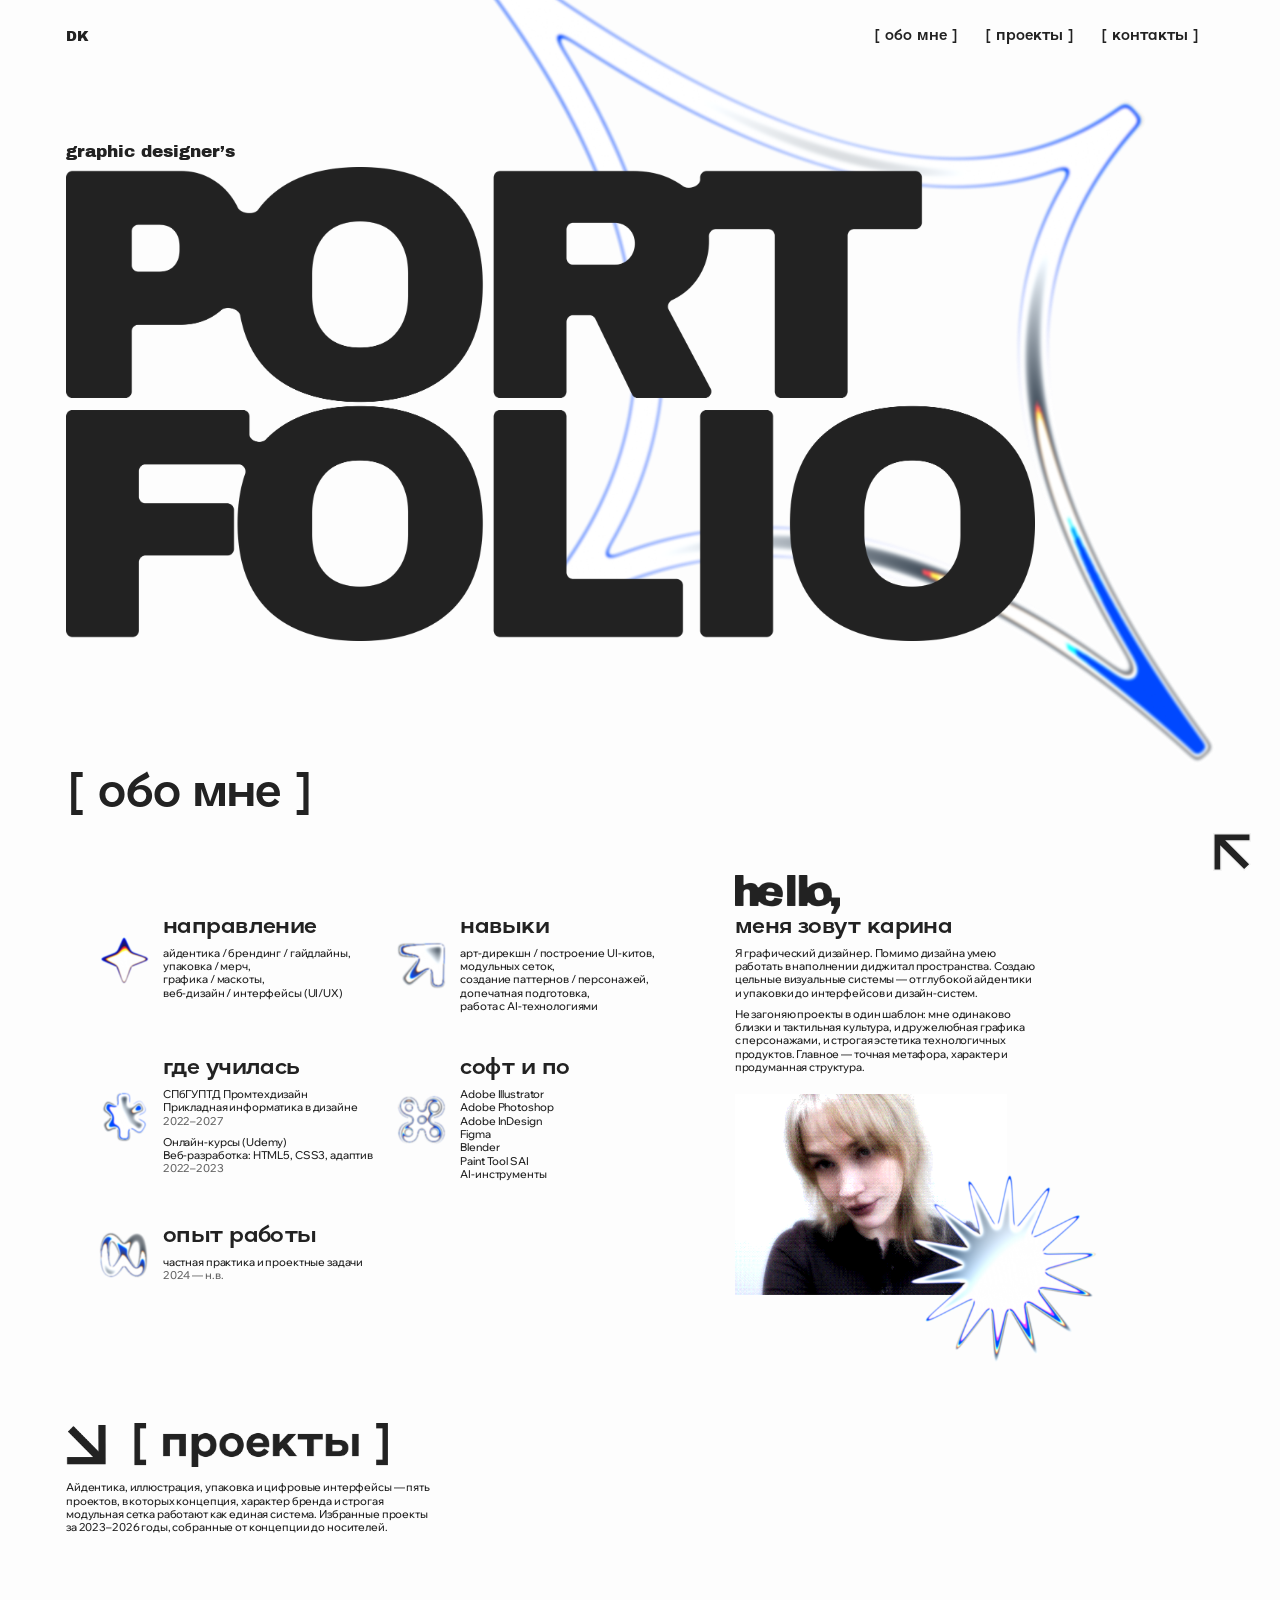
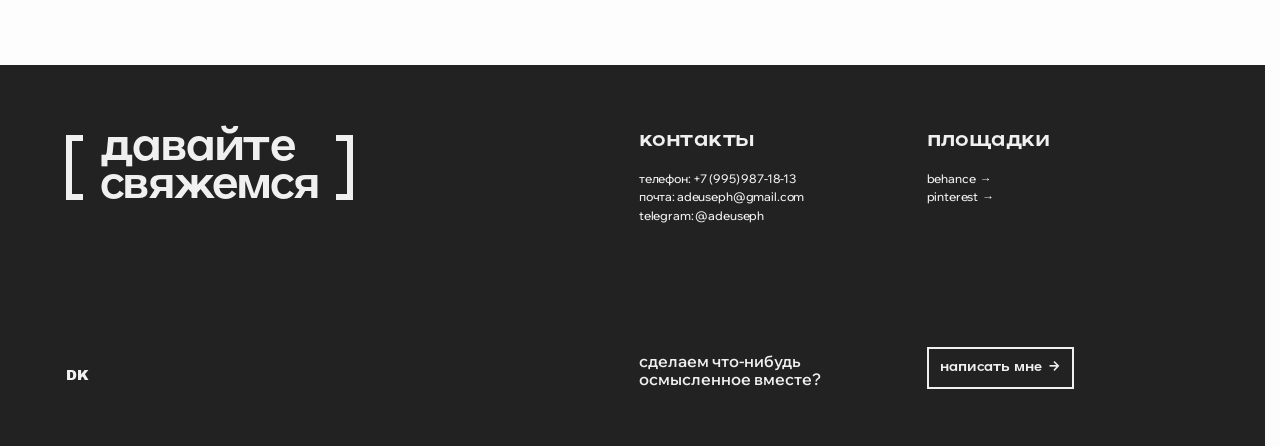
<file: index.html>
<!doctype html>
<html lang="ru">
<head>
  <meta charset="utf-8">
  <meta name="viewport" content="width=device-width, initial-scale=1">
  <meta name="description" content="DK // Графический дизайн и визуальные системы">
  <meta name="theme-color" content="#fdfdfd">
  <title>DK // Портфолио</title>
  <link rel="icon" type="image/png" sizes="61x61" href="./assets/project-index/arrow.png">
  <link rel="stylesheet" href="./styles.css">
  <script type="module" src="./portfolio.js"></script>
</head>
<body id="top">
  <header class="site-header layout">
    <span class="monogram" aria-label="DK">DK</span>
    <nav class="site-nav" aria-label="Навигация по главной">
      <a class="brackets" href="#about">обо&nbsp;мне</a>
      <a class="brackets" href="#projects">проекты</a>
      <a class="brackets" href="#contacts">контакты</a>
    </nav>
  </header>

  <main class="layout">
    <section class="hero" aria-labelledby="page-title">
      <img class="hero-art" src="./assets/hero-star.webp" width="1979" height="2100" alt="">
      <p class="hero-caption" lang="en">graphic designer’s</p>
      <h1 class="wordmark" id="page-title" lang="en">
        <span class="visually-hidden">Portfolio</span>
        <img class="wordmark-image" src="./assets/portfolio.webp" width="2600" height="1271" alt="" fetchpriority="high">
        <canvas aria-hidden="true"></canvas>
      </h1>
    </section>

    <section class="about" id="about" aria-labelledby="about-title">
      <h2 class="section-title brackets" id="about-title">обо&nbsp;мне</h2>
      <div class="about-grid">
        <div class="credentials">
          <section class="credential">
            <img class="credential-icon" src="./assets/direction.webp" width="160" height="160" alt="">
            <div>
              <h3>направление</h3>
              <p>айдентика / брендинг / гайдлайны,<br>упаковка / мерч,<br>графика / маскоты,<br>веб-дизайн / интерфейсы (UI/UX)</p>
            </div>
          </section>
          <section class="credential">
            <img class="credential-icon" src="./assets/skills.webp" width="160" height="151" alt="">
            <div>
              <h3>навыки</h3>
              <p>арт-дирекшн / построение UI-китов, модульных сеток,<br>создание паттернов / персонажей,<br>допечатная подготовка,<br>работа с&nbsp;AI-технологиями</p>
            </div>
          </section>
          <section class="credential">
            <img class="credential-icon" src="./assets/education.webp" width="151" height="160" alt="">
            <div>
              <h3>где училась</h3>
              <p>СПбГУПТД Промтехдизайн<br>Прикладная информатика в&nbsp;дизайне<br><span class="dates">2022–2027</span></p>
              <p>Онлайн-курсы (Udemy)<br>Веб-разработка: HTML5, CSS3, адаптив<br><span class="dates">2022–2023</span></p>
            </div>
          </section>
          <section class="credential">
            <img class="credential-icon" src="./assets/software.webp" width="159" height="160" alt="">
            <div>
              <h3>софт и по</h3>
              <ul role="list">
                <li>Adobe Illustrator</li>
                <li>Adobe Photoshop</li>
                <li>Adobe InDesign</li>
                <li>Figma</li>
                <li>Blender</li>
                <li>Paint Tool SAI</li>
                <li>AI-инструменты</li>
              </ul>
            </div>
          </section>
          <section class="credential">
            <img class="credential-icon" src="./assets/experience.webp" width="160" height="153" alt="">
            <div>
              <h3>опыт работы</h3>
              <p>частная практика и проектные задачи<br><span class="dates">2024 — н.в.</span></p>
            </div>
          </section>
        </div>

        <section class="profile" aria-labelledby="profile-title">
          <h3 id="profile-title"><img class="hello" lang="en" src="./assets/hello.webp" width="320" height="118" alt="hello,">меня зовут карина</h3>
          <div class="profile-copy">
            <p>Я графический дизайнер. Помимо дизайна умею работать в&nbsp;наполнении диджитал пространства. Создаю цельные визуальные системы — от&nbsp;глубокой айдентики и упаковки до&nbsp;интерфейсов и дизайн-систем.</p>
            <p>Не загоняю проекты в&nbsp;один шаблон: мне одинаково близки и тактильная культура, и дружелюбная графика с&nbsp;персонажами, и строгая эстетика технологичных продуктов. Главное — точная метафора, характер и продуманная структура.</p>
          </div>
          <figure class="profile-visual">
            <img class="portrait" src="./assets/portrait.webp" width="840" height="621" alt="Портрет Карины">
            <img class="portrait-mark" src="./assets/portrait-star.webp" width="556" height="560" alt="">
          </figure>
        </section>
      </div>
    </section>

    <section class="projects" id="projects" aria-labelledby="projects-title">
      <h2 id="projects-title" class="section-title">
        <a href="./projects/" class="projects-link">
          <img class="projects-label" src="./assets/projects.webp" width="960" height="129" alt="проекты">
        </a>
      </h2>
      <p>Айдентика, иллюстрация, упаковка и цифровые интерфейсы — пять проектов, в&nbsp;которых концепция, характер бренда и строгая модульная сетка работают как единая система. Избранные проекты за&nbsp;2023–2026 годы, собранные от&nbsp;концепции до&nbsp;носителей.</p>
    </section>
  </main>

  <footer class="site-footer" id="contacts" aria-labelledby="contacts-title">
    <div class="footer-grid layout">
      <h2 class="section-title footer-title brackets" id="contacts-title"><span>давайте<br>свяжемся</span></h2>
      <section class="footer-contacts" aria-labelledby="contact-links-title">
        <h3 id="contact-links-title">контакты</h3>
        <address>
          <a href="tel:+79959871813">телефон: +7 (995) 987-18-13</a>
          <a href="mailto:adeuseph@gmail.com">почта: adeuseph@gmail.com</a>
          <a href="https://t.me/adeuseph">telegram: @adeuseph</a>
        </address>
      </section>
      <section class="footer-socials" aria-labelledby="socials-title">
        <h3 id="socials-title">площадки</h3>
        <ul role="list">
          <li><a data-social="behance" href="https://www.behance.net/adeuseph">behance <span aria-hidden="true">→</span></a></li>
          <li><a data-social="pinterest" href="https://pin.it/48J7CVBKO">pinterest <span aria-hidden="true">→</span></a></li>
        </ul>
      </section>
      <a class="monogram footer-monogram" href="#top" aria-label="DK, наверх">DK</a>
      <p class="footer-invite">сделаем что-нибудь<br>осмысленное вместе?</p>
      <a class="contact-button" href="mailto:adeuseph@gmail.com" data-contact-open><span>написать мне <span aria-hidden="true">→</span></span></a>
    </div>
  </footer>

  <a class="back-to-top" href="#top" aria-label="Наверх" title="Наверх"></a>

  <dialog class="contact-dialog" id="contact-dialog" aria-labelledby="dialog-title">
    <form method="dialog" class="dialog-dismiss">
      <button type="submit" aria-label="Закрыть форму" autofocus>×</button>
    </form>
    <h2 class="section-title brackets" id="dialog-title">напишите мне</h2>
    <p>Оставьте почту или другой контакт, чтобы я могла ответить.</p>
    <form class="contact-form">
      <label>Имя <input type="text" name="name" autocomplete="name" maxlength="100"></label>
      <label>Почта или другой контакт <input type="text" name="contact" required pattern=".*\S.*" maxlength="150" placeholder="Email, Telegram или телефон"></label>
      <label>Сообщение <textarea name="message" rows="3" maxlength="1500"></textarea></label>
      <button type="submit" class="form-submit brackets">открыть письмо</button>
      <p class="form-note">Форма составит письмо для&nbsp;отправки через&nbsp;вашу почту.</p>
    </form>
  </dialog>
</body>
</html>
</file>
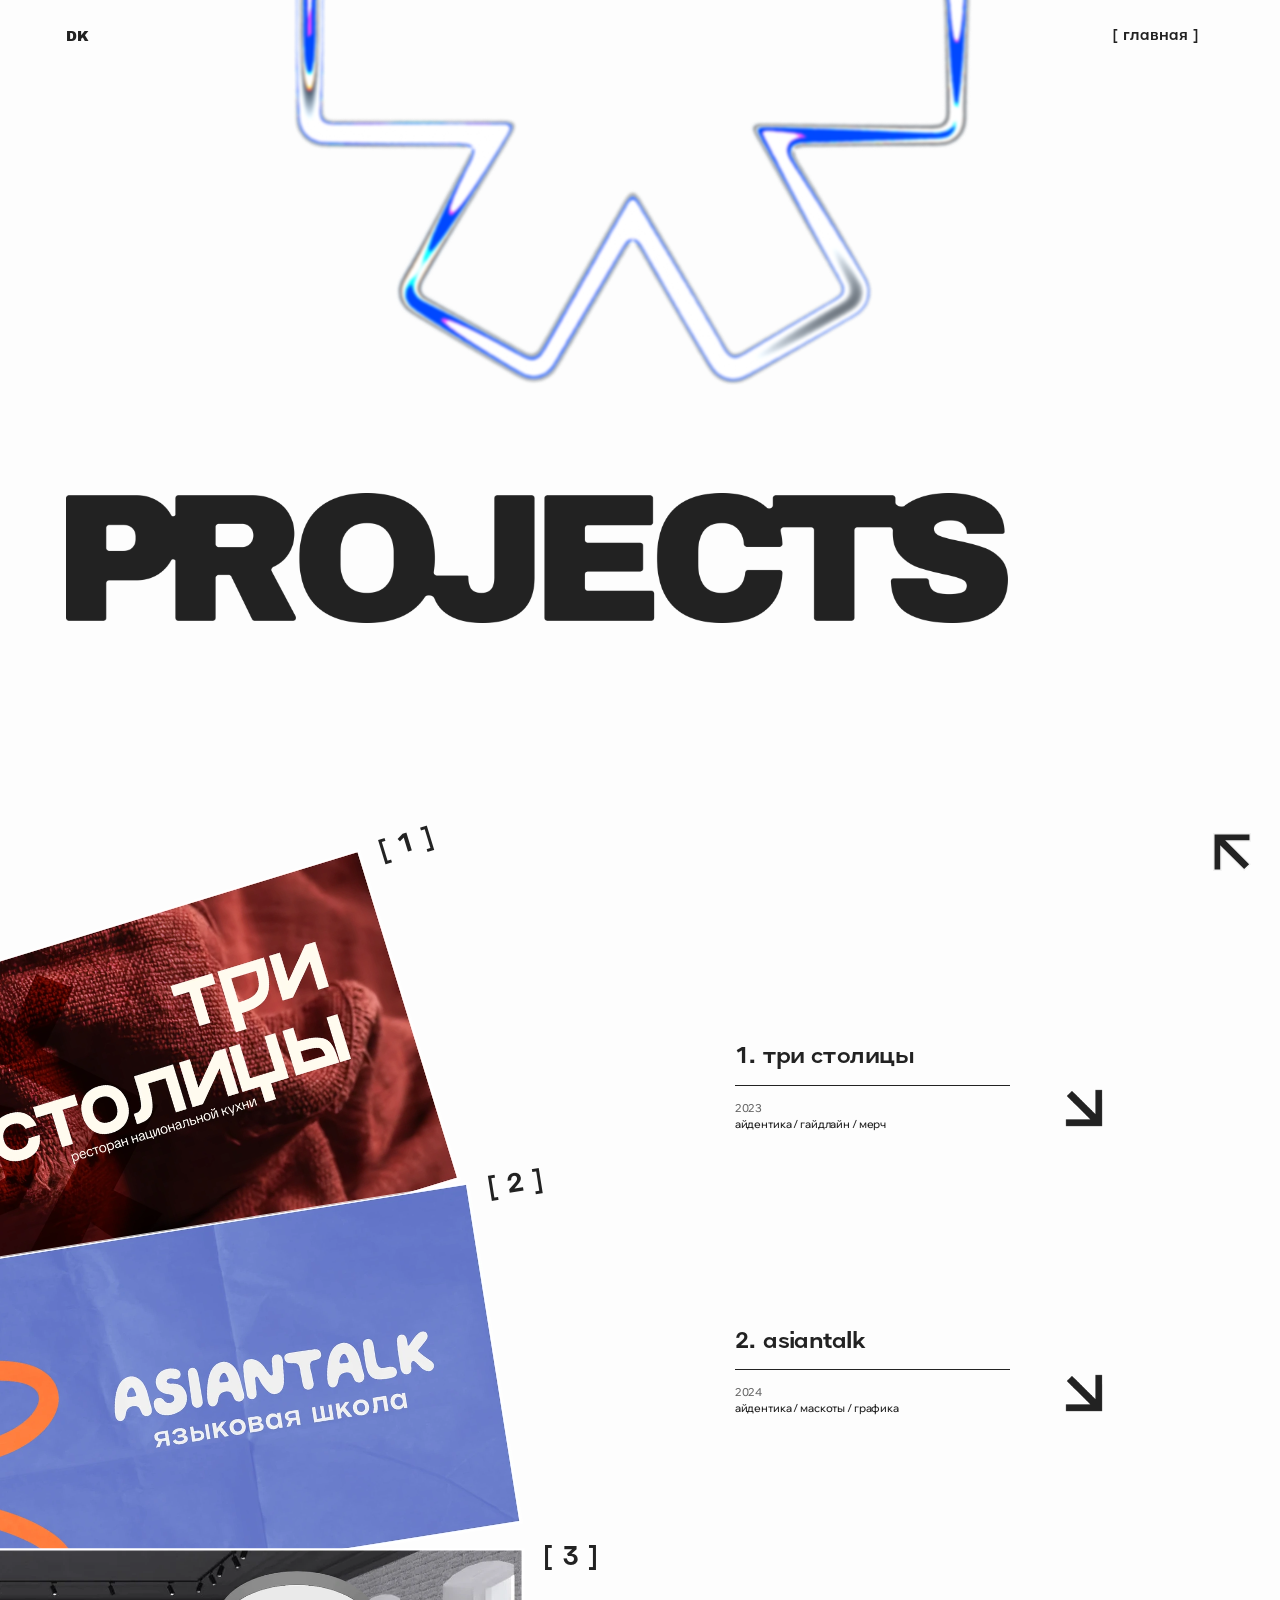
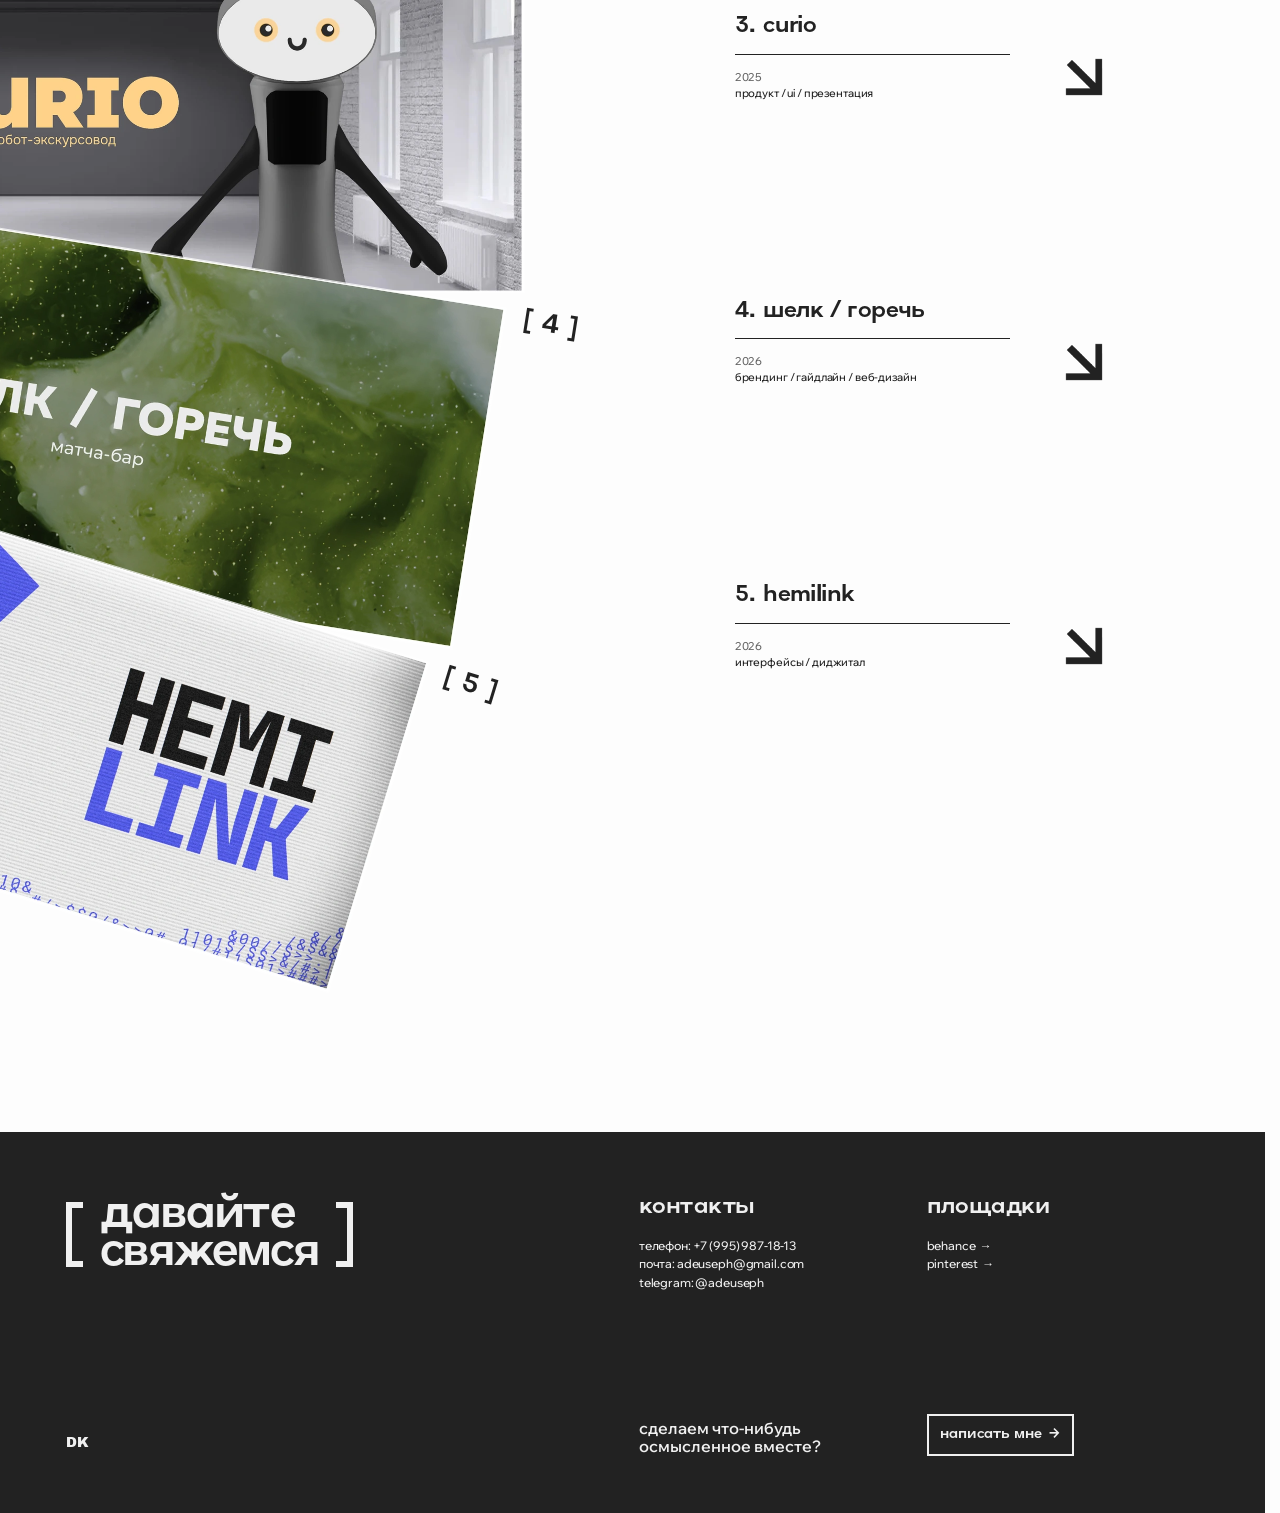
<file: projects/index.html>
<!doctype html>
<html lang="ru">
<head>
  <meta charset="utf-8">
  <meta name="viewport" content="width=device-width, initial-scale=1">
  <meta name="description" content="Проекты с айдентикой, брендингом, графикой и цифровыми интерфейсами. Самые лучшие!">
  <meta name="theme-color" content="#fdfdfd">
  <title>DK // Проекты</title>
  <link rel="icon" type="image/png" sizes="61x61" href="../assets/project-index/arrow.png">
  <link rel="stylesheet" href="../styles.css">
  <link rel="stylesheet" href="../projects.css">
  <script type="module" src="../projects.js"></script>
</head>
<body id="top">
  <header class="site-header layout">
    <span class="monogram" aria-label="DK">DK</span>
    <nav class="site-nav" aria-label="Навигация">
      <a class="brackets" href="../">главная</a>
    </nav>
  </header>

  <main class="layout project-index">
    <header class="project-hero">
      <img class="project-hero-art" src="../assets/project-index/emblem.webp" width="1860" height="1057" alt="">
      <h1 class="project-wordmark" lang="en"><img src="../assets/project-index/wordmark.webp" width="2800" height="386" alt="Projects"></h1>
    </header>

    <ol class="project-showcase" aria-label="Избранные проекты" role="list">
      <li class="project-entry">
        <a class="project-link" href="./three-capitals/" data-project="three-capitals" aria-labelledby="three-capitals-title" aria-describedby="three-capitals-summary">
          <span class="project-fan-window" aria-hidden="true">
            <span class="project-card">
              <img class="project-cover" src="../assets/project-index/three-capitals.webp" width="1800" height="658" alt="">
              <span class="project-number">[ 1 ]</span>
            </span>
          </span>
          <div class="project-summary">
            <h2 id="three-capitals-title" class="project-name">1. три столицы</h2>
            <span class="project-details" id="three-capitals-summary">
              <span class="project-year">2023</span>
              <span class="project-field">айдентика / гайдлайн / мерч</span>
            </span>
          </div>
          <span class="project-direction" aria-hidden="true"></span>
        </a>
      </li>
      <li class="project-entry">
        <a class="project-link" href="./asiantalk/" data-project="asiantalk" aria-labelledby="asiantalk-title" aria-describedby="asiantalk-summary">
          <span class="project-fan-window" aria-hidden="true">
            <span class="project-card">
              <img class="project-cover" src="../assets/project-index/asiantalk.webp" width="1800" height="658" alt="">
              <span class="project-number">[ 2 ]</span>
            </span>
          </span>
          <div class="project-summary">
            <h2 id="asiantalk-title" class="project-name">2. asiantalk</h2>
            <span class="project-details" id="asiantalk-summary">
              <span class="project-year">2024</span>
              <span class="project-field">айдентика / маскоты / графика</span>
            </span>
          </div>
          <span class="project-direction" aria-hidden="true"></span>
        </a>
      </li>
      <li class="project-entry">
        <a class="project-link" href="./curio/" data-project="curio" aria-labelledby="curio-title" aria-describedby="curio-summary">
          <span class="project-fan-window" aria-hidden="true">
            <span class="project-card">
              <img class="project-cover" src="../assets/project-index/curio.webp" width="1800" height="658" alt="">
              <span class="project-number">[ 3 ]</span>
            </span>
          </span>
          <div class="project-summary">
            <h2 id="curio-title" class="project-name">3. curio</h2>
            <span class="project-details" id="curio-summary">
              <span class="project-year">2025</span>
              <span class="project-field">продукт / ui / презентация</span>
            </span>
          </div>
          <span class="project-direction" aria-hidden="true"></span>
        </a>
      </li>
      <li class="project-entry">
        <a class="project-link" href="./silk-bitterness/" data-project="silk-bitterness" aria-labelledby="silk-bitterness-title" aria-describedby="silk-bitterness-summary">
          <span class="project-fan-window" aria-hidden="true">
            <span class="project-card">
              <img class="project-cover" src="../assets/project-index/silk-bitterness.webp" width="1800" height="658" alt="">
              <span class="project-number">[ 4 ]</span>
            </span>
          </span>
          <div class="project-summary">
            <h2 id="silk-bitterness-title" class="project-name">4. шелк / горечь</h2>
            <span class="project-details" id="silk-bitterness-summary">
              <span class="project-year">2026</span>
              <span class="project-field">брендинг / гайдлайн / веб-дизайн</span>
            </span>
          </div>
          <span class="project-direction" aria-hidden="true"></span>
        </a>
      </li>
      <li class="project-entry">
        <a class="project-link" href="./hemilink/" data-project="hemilink" aria-labelledby="hemilink-title" aria-describedby="hemilink-summary">
          <span class="project-fan-window" aria-hidden="true">
            <span class="project-card">
              <img class="project-cover" src="../assets/project-index/hemilink.webp" width="1800" height="658" alt="">
              <span class="project-number">[ 5 ]</span>
            </span>
          </span>
          <div class="project-summary">
            <h2 id="hemilink-title" class="project-name">5. hemilink</h2>
            <span class="project-details" id="hemilink-summary">
              <span class="project-year">2026</span>
              <span class="project-field">интерфейсы / диджитал</span>
            </span>
          </div>
          <span class="project-direction" aria-hidden="true"></span>
        </a>
      </li>
    </ol>
  </main>

  <footer class="site-footer" id="contacts" aria-labelledby="contacts-title">
    <div class="footer-grid layout">
      <h2 class="section-title footer-title brackets" id="contacts-title"><span>давайте<br>свяжемся</span></h2>
      <section class="footer-contacts" aria-labelledby="contact-links-title">
        <h3 id="contact-links-title">контакты</h3>
        <address>
          <a href="tel:+79959871813">телефон: +7 (995) 987-18-13</a>
          <a href="mailto:adeuseph@gmail.com">почта: adeuseph@gmail.com</a>
          <a href="https://t.me/adeuseph">telegram: @adeuseph</a>
        </address>
      </section>
      <section class="footer-socials" aria-labelledby="socials-title">
        <h3 id="socials-title">площадки</h3>
        <ul role="list">
          <li><a data-social="behance" href="https://www.behance.net/adeuseph">behance <span aria-hidden="true">→</span></a></li>
          <li><a data-social="pinterest" href="https://pin.it/48J7CVBKO">pinterest <span aria-hidden="true">→</span></a></li>
        </ul>
      </section>
      <a class="monogram footer-monogram" href="#top" aria-label="DK, наверх">DK</a>
      <p class="footer-invite">сделаем что-нибудь<br>осмысленное вместе?</p>
      <a class="contact-button" href="mailto:adeuseph@gmail.com" data-contact-open><span>написать мне <span aria-hidden="true">→</span></span></a>
    </div>
  </footer>

  <a class="back-to-top" href="#top" aria-label="Наверх" title="Наверх"></a>

  <dialog class="contact-dialog" id="contact-dialog" aria-labelledby="dialog-title">
    <form method="dialog" class="dialog-dismiss">
      <button type="submit" aria-label="Закрыть форму" autofocus>×</button>
    </form>
    <h2 class="section-title brackets" id="dialog-title">напишите мне</h2>
    <p>Оставьте почту или другой контакт, чтобы я могла ответить.</p>
    <form class="contact-form">
      <label>Имя <input type="text" name="name" autocomplete="name" maxlength="100"></label>
      <label>Почта или другой контакт <input type="text" name="contact" required pattern=".*\S.*" maxlength="150" placeholder="Email, Telegram или телефон"></label>
      <label>Сообщение <textarea name="message" rows="3" maxlength="1500"></textarea></label>
      <button type="submit" class="form-submit brackets">открыть письмо</button>
      <p class="form-note">Форма составит письмо для&nbsp;отправки через&nbsp;вашу почту.</p>
    </form>
  </dialog>

  <dialog class="contact-dialog project-preview" id="project-preview" aria-labelledby="project-preview-title">
    <form method="dialog" class="dialog-dismiss">
      <button type="submit" aria-label="Закрыть окно">×</button>
    </form>
    <h2 class="section-title" id="project-preview-title">Проект</h2>
    <p class="project-preview-details"></p>
    <p class="form-note">Страница проекта готовится.</p>
  </dialog>
</body>
</html>
</file>
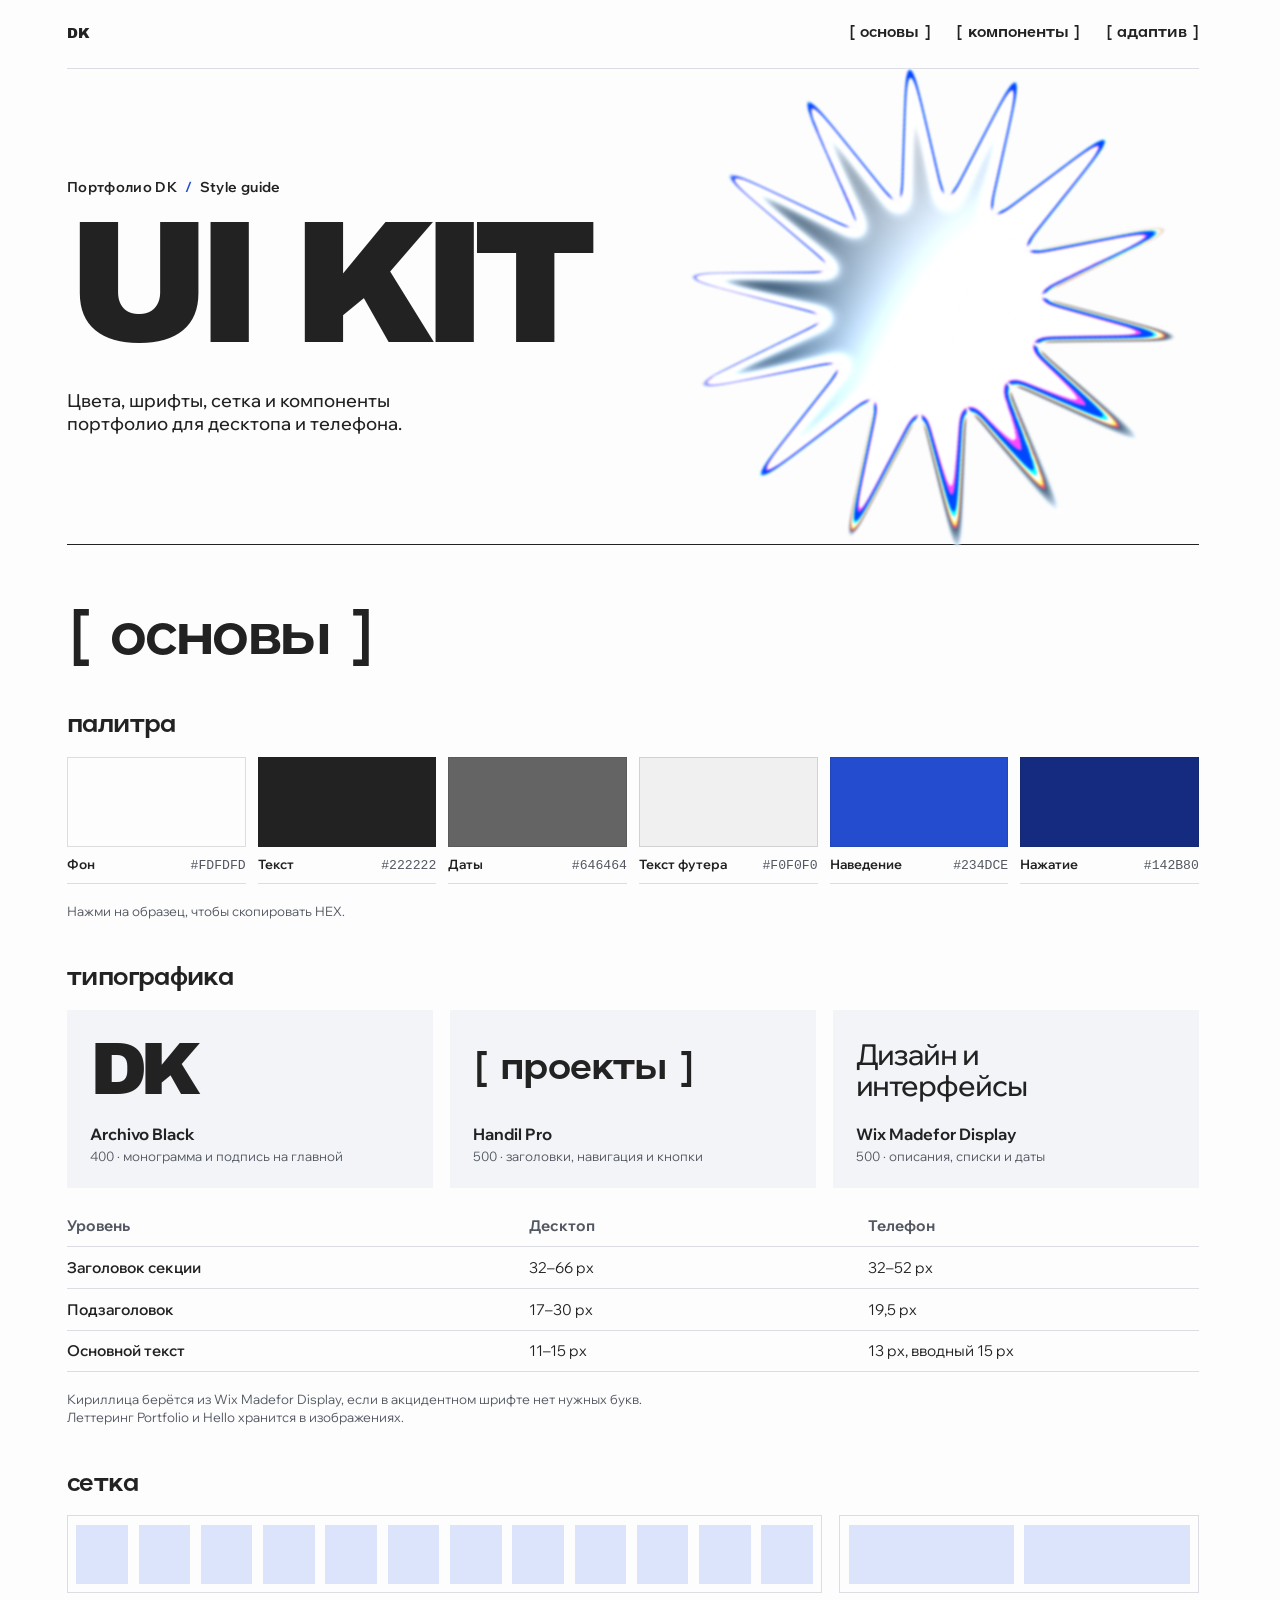
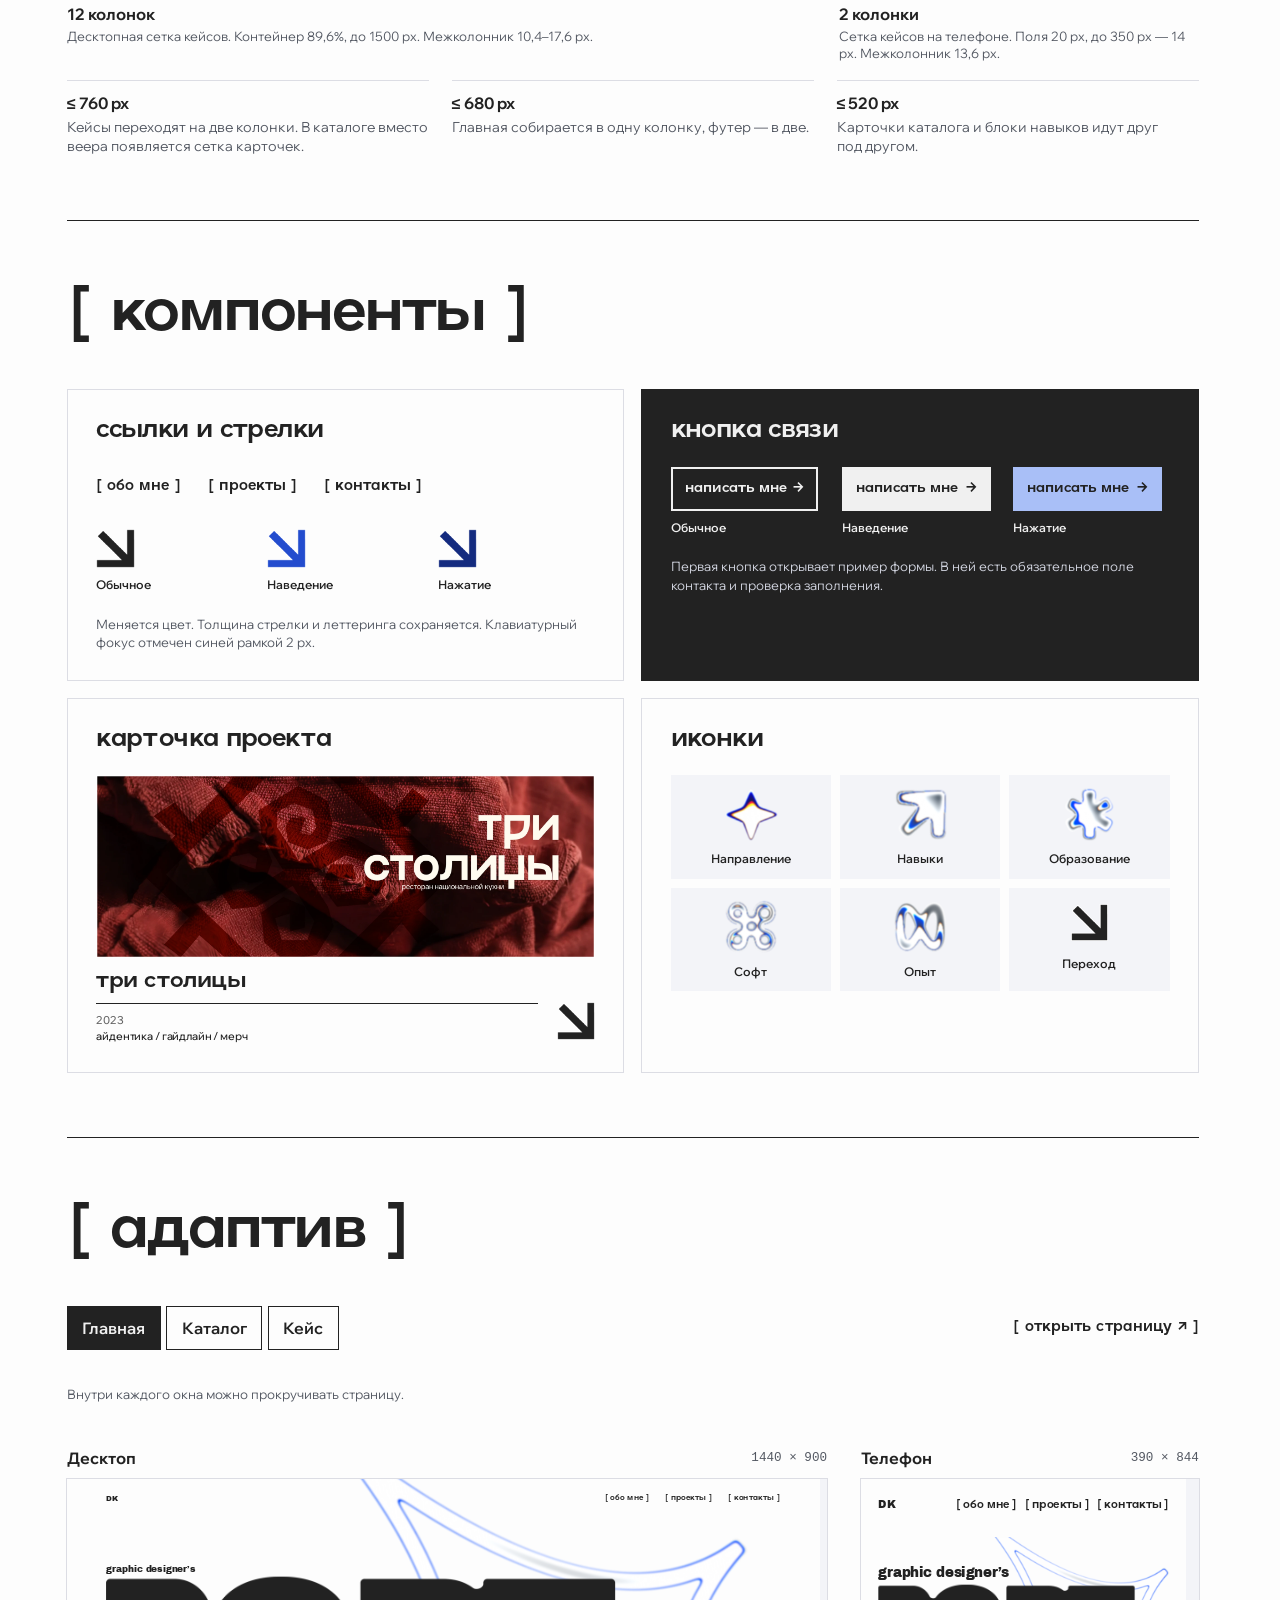
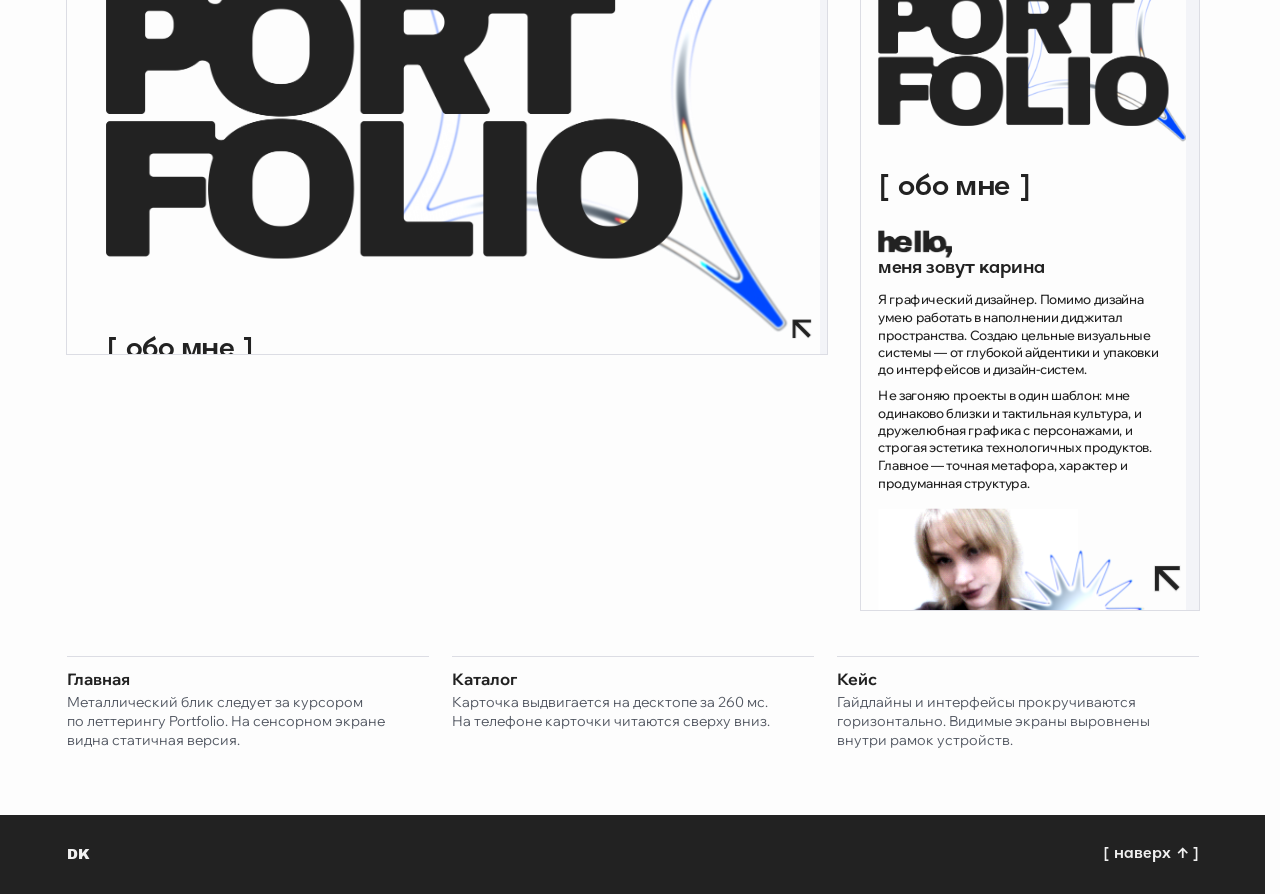
<file: style-guide/index.html>
<!doctype html>
<html lang="ru">
<head>
  <meta charset="utf-8">
  <meta name="viewport" content="width=device-width, initial-scale=1">
  <meta name="description" content="UI-кит портфолио DK. Цвета, типографика, сетка и компоненты для десктопа и мобильных экранов.">
  <meta name="theme-color" content="#fdfdfd">
  <title>UI-кит — Портфолио DK</title>
  <link rel="icon" type="image/png" sizes="61x61" href="../assets/project-index/arrow.png">
  <link rel="stylesheet" href="../styles.css">
  <link rel="stylesheet" href="../cases.css">
  <link rel="stylesheet" href="../projects.css">
  <link rel="stylesheet" href="./style-guide.css">
  <script type="module" src="./style-guide.js"></script>
</head>
<body id="top">
  <header class="kit-header kit-shell">
    <a href="../" class="monogram" aria-label="DK, главная портфолио">DK</a>
    <nav aria-label="Содержание style guide">
      <a class="brackets" href="#foundations">основы</a>
      <a class="brackets" href="#components">компоненты</a>
      <a class="brackets" href="#responsive">адаптив</a>
    </nav>
  </header>

  <main class="kit-shell">
    <header class="kit-hero">
      <p class="kit-kicker">Портфолио DK <span aria-hidden="true">/</span> Style guide</p>
      <h1 lang="en">UI KIT</h1>
      <img class="kit-hero-art" src="../assets/portrait-star.webp" width="556" height="560" alt="">
      <p class="kit-intro">Цвета, шрифты, сетка и компоненты портфолио для&nbsp;десктопа и телефона.</p>
    </header>

    <section class="kit-section" id="foundations" aria-labelledby="foundations-title">
      <h2 class="section-title brackets" id="foundations-title">основы</h2>

      <div class="kit-block">
        <h3 class="case-subheading">палитра</h3>
        <ul class="kit-palette" role="list">
          <li><button type="button" class="kit-swatch" data-color="#FDFDFD" aria-label="Скопировать цвет фона #FDFDFD"><span class="kit-swatch-color" style="--swatch:var(--paper)"></span><span class="kit-swatch-name">Фон <code>#FDFDFD</code></span></button></li>
          <li><button type="button" class="kit-swatch" data-color="#222222" aria-label="Скопировать цвет текста #222222"><span class="kit-swatch-color" style="--swatch:var(--ink)"></span><span class="kit-swatch-name">Текст <code>#222222</code></span></button></li>
          <li><button type="button" class="kit-swatch" data-color="#646464" aria-label="Скопировать цвет дат #646464"><span class="kit-swatch-color" style="--swatch:#646464"></span><span class="kit-swatch-name">Даты <code>#646464</code></span></button></li>
          <li><button type="button" class="kit-swatch" data-color="#F0F0F0" aria-label="Скопировать цвет текста футера #F0F0F0"><span class="kit-swatch-color" style="--swatch:#f0f0f0"></span><span class="kit-swatch-name">Текст футера <code>#F0F0F0</code></span></button></li>
          <li><button type="button" class="kit-swatch" data-color="#234DCE" aria-label="Скопировать цвет наведения и фокуса #234DCE"><span class="kit-swatch-color" style="--swatch:var(--blue)"></span><span class="kit-swatch-name">Наведение <code>#234DCE</code></span></button></li>
          <li><button type="button" class="kit-swatch" data-color="#142B80" aria-label="Скопировать цвет нажатия #142B80"><span class="kit-swatch-color" style="--swatch:var(--blue-pressed)"></span><span class="kit-swatch-name">Нажатие <code>#142B80</code></span></button></li>
        </ul>
        <p class="kit-copy-status" data-copy-status role="status">Нажми на образец, чтобы скопировать HEX.</p>
      </div>

      <div class="kit-block">
        <h3 class="case-subheading">типографика</h3>
        <div class="kit-type-grid">
          <figure class="kit-type-card">
            <p class="kit-type-sample kit-type-archivo" lang="en">DK</p>
            <figcaption><strong lang="en">Archivo Black</strong><span>400 · монограмма и подпись на главной</span></figcaption>
          </figure>
          <figure class="kit-type-card">
            <p class="kit-type-sample kit-type-handil brackets">проекты</p>
            <figcaption><strong lang="en">Handil Pro</strong><span>500 · заголовки, навигация и кнопки</span></figcaption>
          </figure>
          <figure class="kit-type-card">
            <p class="kit-type-sample kit-type-wix">Дизайн и интерфейсы</p>
            <figcaption><strong lang="en">Wix Madefor Display</strong><span>500 · описания, списки и даты</span></figcaption>
          </figure>
        </div>
        <table class="kit-type-table">
          <thead><tr><th scope="col">Уровень</th><th scope="col">Десктоп</th><th scope="col">Телефон</th></tr></thead>
          <tbody>
            <tr><th scope="row">Заголовок секции</th><td>32–66 px</td><td>32–52 px</td></tr>
            <tr><th scope="row">Подзаголовок</th><td>17–30 px</td><td>19,5 px</td></tr>
            <tr><th scope="row">Основной текст</th><td>11–15 px</td><td>13 px, вводный 15 px</td></tr>
          </tbody>
        </table>
        <p class="kit-note">Кириллица берётся из&nbsp;Wix Madefor Display, если в&nbsp;акцидентном шрифте нет нужных букв. Леттеринг Portfolio и Hello хранится в&nbsp;изображениях.</p>
      </div>

      <div class="kit-block">
        <h3 class="case-subheading">сетка</h3>
        <div class="kit-grid-samples">
          <figure>
            <div class="kit-column-diagram kit-column-desktop" aria-hidden="true">
              <span></span><span></span><span></span><span></span>
              <span></span><span></span><span></span><span></span>
              <span></span><span></span><span></span><span></span>
            </div>
            <figcaption><strong>12 колонок</strong><span>Десктопная сетка кейсов. Контейнер 89,6%, до&nbsp;1500 px. Межколонник 10,4–17,6 px.</span></figcaption>
          </figure>
          <figure>
            <div class="kit-column-diagram kit-column-mobile" aria-hidden="true"><span></span><span></span></div>
            <figcaption><strong>2 колонки</strong><span>Сетка кейсов на&nbsp;телефоне. Поля 20 px, до&nbsp;350 px — 14 px. Межколонник 13,6 px.</span></figcaption>
          </figure>
        </div>
        <dl class="kit-breakpoints">
          <div><dt>≤ 760 px</dt><dd>Кейсы переходят на&nbsp;две колонки. В&nbsp;каталоге вместо веера появляется сетка карточек.</dd></div>
          <div><dt>≤ 680 px</dt><dd>Главная собирается в&nbsp;одну колонку, футер — в&nbsp;две.</dd></div>
          <div><dt>≤ 520 px</dt><dd>Карточки каталога и&nbsp;блоки навыков идут друг под&nbsp;другом.</dd></div>
        </dl>
      </div>
    </section>

    <section class="kit-section" id="components" aria-labelledby="components-title">
      <h2 class="section-title brackets" id="components-title">компоненты</h2>

      <div class="kit-component-grid kit-block">
        <article class="kit-panel">
          <h3 class="case-subheading">ссылки и стрелки</h3>
          <nav class="site-nav kit-sample-nav" aria-label="Образец навигации портфолио">
            <a class="brackets" href="../#about">обо&nbsp;мне</a>
            <a class="brackets" href="../#projects">проекты</a>
            <a class="brackets" href="../#contacts">контакты</a>
          </nav>
          <ul class="kit-states kit-link-states" role="list">
            <li class="kit-state"><img src="../assets/project-index/arrow.png" width="61" height="61" alt=""><span>Обычное</span></li>
            <li class="kit-state kit-state-hover"><img src="../assets/project-index/arrow.png" width="61" height="61" alt=""><span>Наведение</span></li>
            <li class="kit-state kit-state-active"><img src="../assets/project-index/arrow.png" width="61" height="61" alt=""><span>Нажатие</span></li>
          </ul>
          <p class="kit-note">Меняется цвет. Толщина стрелки и&nbsp;леттеринга сохраняется. Клавиатурный фокус отмечен синей рамкой 2 px.</p>
        </article>

        <article class="kit-panel kit-panel-dark">
          <h3 class="case-subheading">кнопка связи</h3>
          <ul class="kit-states kit-contact-states" role="list">
            <li class="kit-state"><button class="contact-button kit-contact-trigger" type="button" data-kit-open-form aria-haspopup="dialog"><span>написать мне <span aria-hidden="true">→</span></span></button><span>Обычное</span></li>
            <li class="kit-state kit-state-hover"><span class="contact-button">написать мне&nbsp; →</span><span>Наведение</span></li>
            <li class="kit-state kit-state-active"><span class="contact-button">написать мне&nbsp; →</span><span>Нажатие</span></li>
          </ul>
          <p class="kit-note">Первая кнопка открывает пример формы. В&nbsp;ней есть обязательное поле контакта и&nbsp;проверка заполнения.</p>
        </article>

        <article class="kit-panel">
          <h3 class="case-subheading">карточка проекта</h3>
          <a class="project-link kit-project-card" href="../projects/three-capitals/">
            <img class="kit-project-image" src="../assets/project-index/three-capitals.webp" width="1800" height="658" alt="" loading="lazy">
            <div class="project-summary">
              <p class="project-name">три столицы</p>
              <p class="project-details"><span class="project-year">2023</span><span>айдентика / гайдлайн / мерч</span></p>
            </div>
            <span class="project-direction" aria-hidden="true"></span>
          </a>
        </article>

        <article class="kit-panel">
          <h3 class="case-subheading">иконки</h3>
          <ul class="kit-icons" role="list">
            <li><img src="../assets/direction.webp" width="160" height="160" alt="" loading="lazy"><span>Направление</span></li>
            <li><img src="../assets/skills.webp" width="160" height="151" alt="" loading="lazy"><span>Навыки</span></li>
            <li><img src="../assets/education.webp" width="151" height="160" alt="" loading="lazy"><span>Образование</span></li>
            <li><img src="../assets/software.webp" width="159" height="160" alt="" loading="lazy"><span>Софт</span></li>
            <li><img src="../assets/experience.webp" width="160" height="153" alt="" loading="lazy"><span>Опыт</span></li>
            <li><img src="../assets/project-index/arrow.png" width="61" height="61" alt="" loading="lazy"><span>Переход</span></li>
          </ul>
        </article>
      </div>
    </section>

    <section class="kit-section" id="responsive" aria-labelledby="responsive-title">
      <h2 class="section-title brackets" id="responsive-title">адаптив</h2>
      <div class="kit-view-controls">
        <div class="kit-view-options" role="group" aria-label="Страница для сравнения">
          <button type="button" data-preview="../" aria-pressed="true">Главная</button>
          <button type="button" data-preview="../projects/" aria-pressed="false">Каталог</button>
          <button type="button" data-preview="../projects/silk-bitterness/" aria-pressed="false">Кейс</button>
        </div>
        <a class="kit-preview-link brackets" data-open-preview href="../">открыть страницу <span aria-hidden="true">↗</span></a>
      </div>
      <p class="kit-note kit-preview-note">Внутри каждого окна можно прокручивать страницу.</p>
      <div class="kit-previews">
        <figure>
          <figcaption><strong>Десктоп</strong><span>1440 × 900</span></figcaption>
          <div class="kit-viewport kit-viewport-desktop">
            <iframe src="../" title="Главная портфолио на десктопе" width="1440" height="900" loading="lazy"></iframe>
          </div>
        </figure>
        <figure>
          <figcaption><strong>Телефон</strong><span>390 × 844</span></figcaption>
          <div class="kit-viewport kit-viewport-mobile">
            <iframe src="../" title="Главная портфолио на телефоне" width="390" height="844" loading="lazy"></iframe>
          </div>
        </figure>
      </div>
      <dl class="kit-behaviors">
        <div><dt>Главная</dt><dd>Металлический блик следует за&nbsp;курсором по&nbsp;леттерингу Portfolio. На&nbsp;сенсорном экране видна статичная версия.</dd></div>
        <div><dt>Каталог</dt><dd>Карточка выдвигается на&nbsp;десктопе за&nbsp;260 мс. На&nbsp;телефоне карточки читаются сверху вниз.</dd></div>
        <div><dt>Кейс</dt><dd>Гайдлайны и&nbsp;интерфейсы прокручиваются горизонтально. Видимые экраны выровнены внутри рамок устройств.</dd></div>
      </dl>
      <noscript><p class="kit-note">Сравнить страницы можно через&nbsp;ссылки в&nbsp;каталоге портфолио.</p></noscript>
    </section>
  </main>

  <footer class="kit-footer">
    <div class="kit-shell">
      <a href="../" class="monogram" aria-label="DK, главная портфолио">DK</a>
      <a class="brackets" href="#top">наверх <span aria-hidden="true">↑</span></a>
    </div>
  </footer>

  <dialog class="contact-dialog" id="kit-contact-example" aria-labelledby="kit-form-title">
    <form method="dialog" class="dialog-dismiss">
      <button type="submit" aria-label="Закрыть форму" autofocus>×</button>
    </form>
    <h2 class="section-title brackets" id="kit-form-title">напишите мне</h2>
    <p>Пример формы связи.</p>
    <form class="contact-form" data-kit-form>
      <label>Имя <input type="text" name="name" autocomplete="off" maxlength="100"></label>
      <label>Почта или другой контакт <input type="text" name="contact" required pattern=".*\S.*" maxlength="150" placeholder="Email, Telegram или телефон"></label>
      <label>Сообщение <textarea name="message" rows="3" maxlength="1500"></textarea></label>
      <button type="submit" class="form-submit brackets">проверить форму</button>
      <p class="form-note" data-kit-form-status role="status">Пример проверяет заполнение прямо на&nbsp;странице.</p>
    </form>
  </dialog>
</body>
</html>
</file>
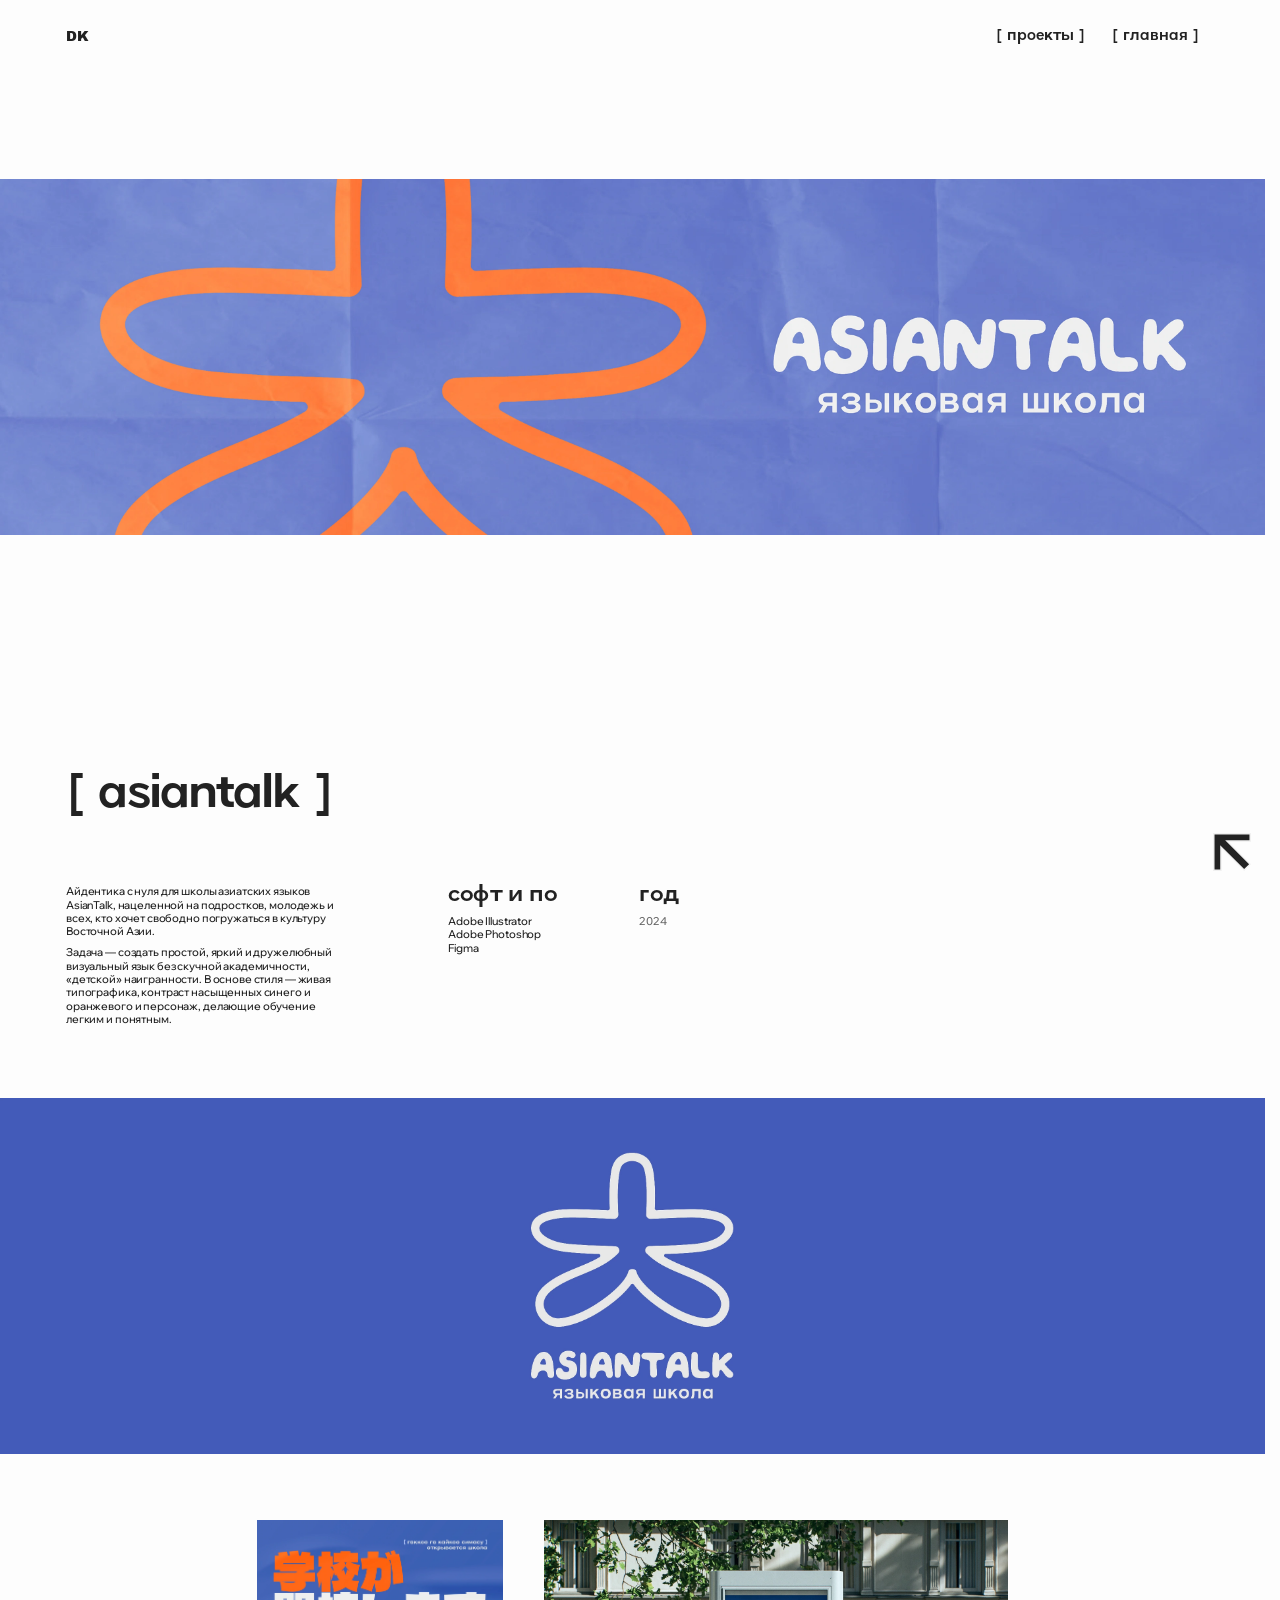
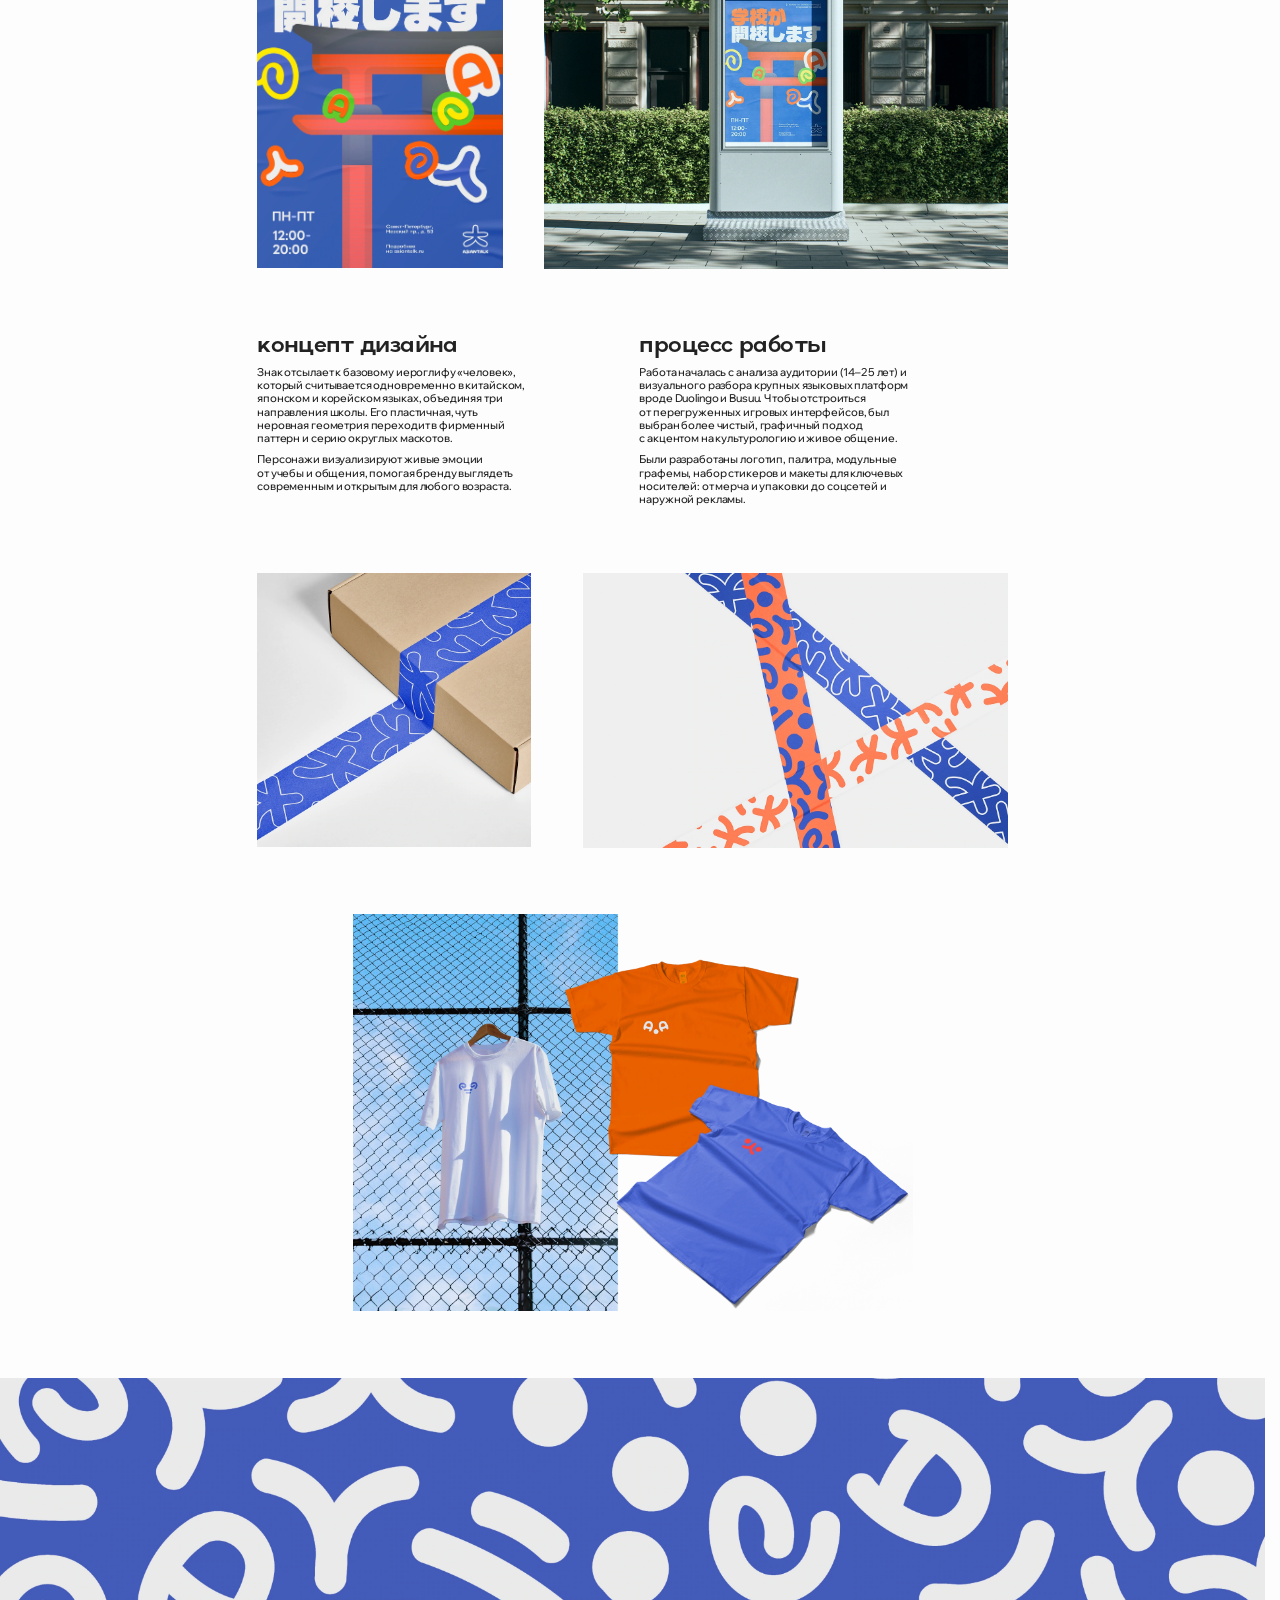
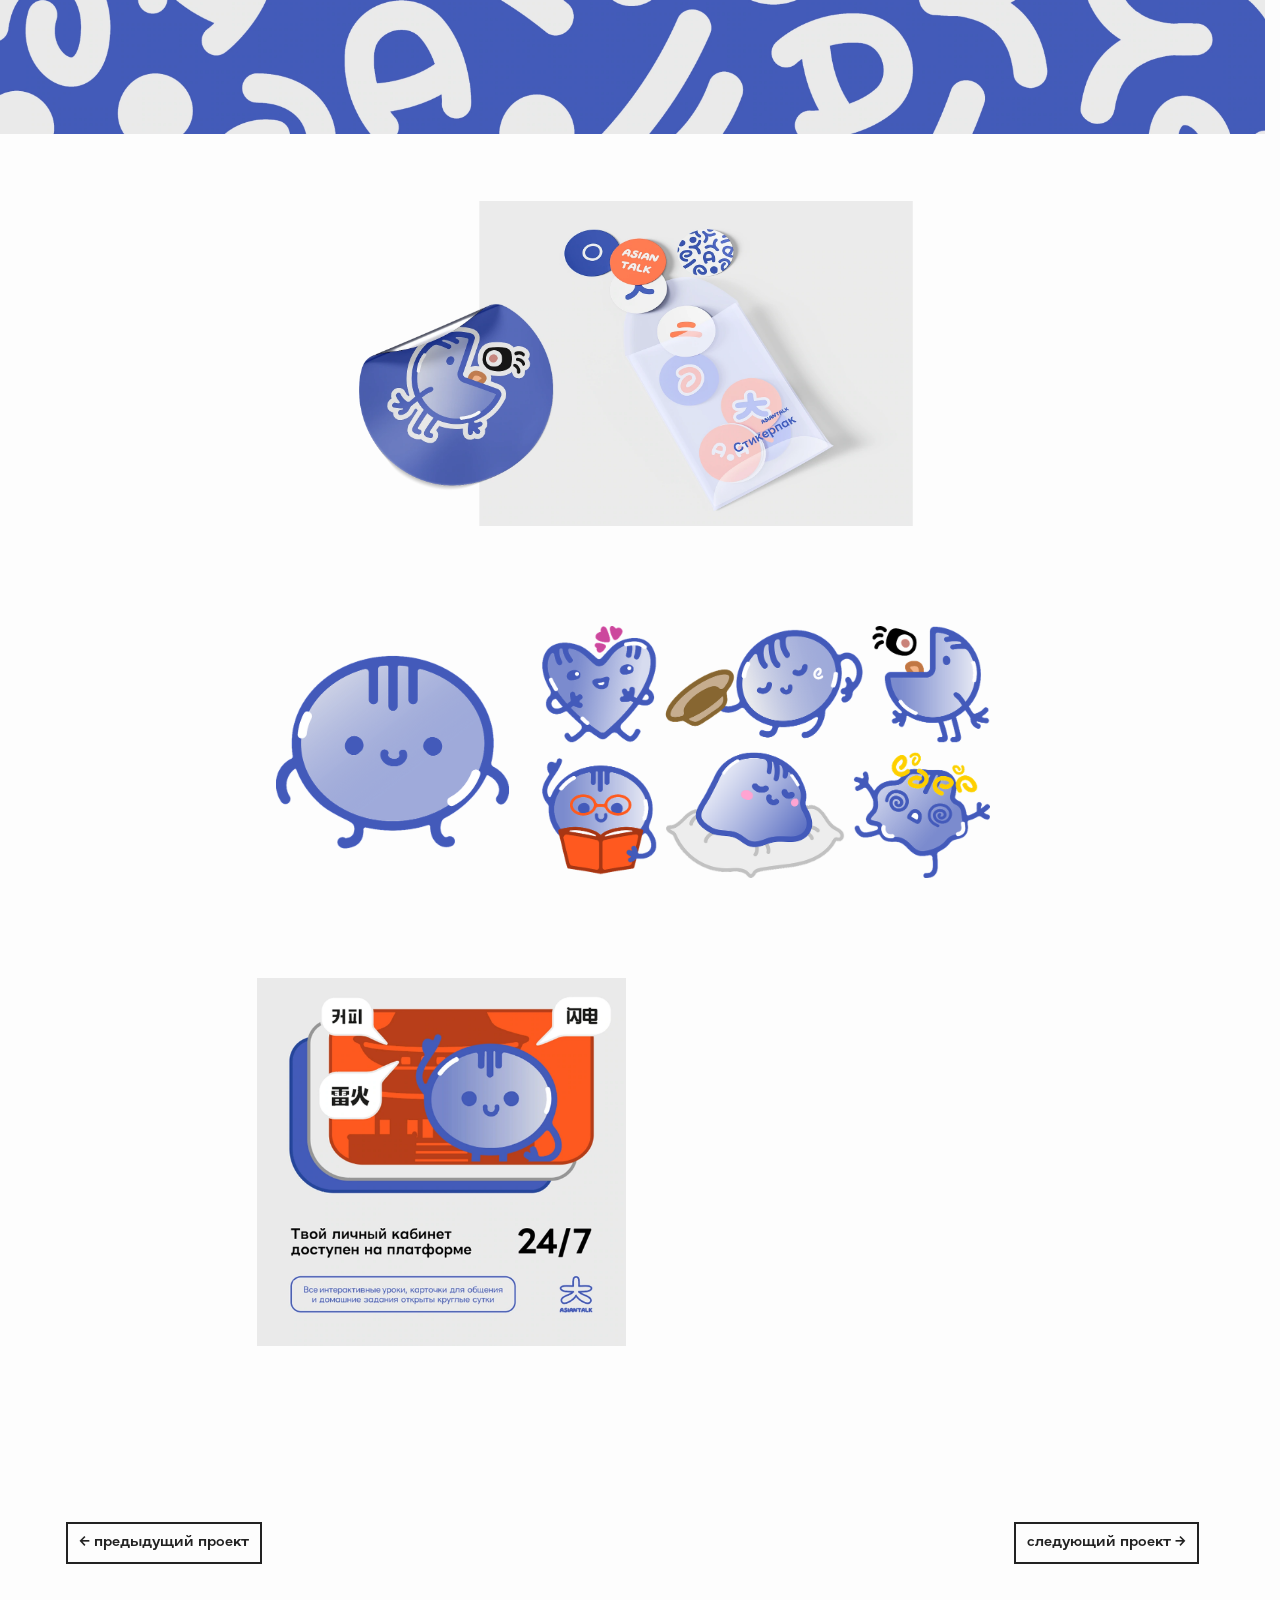
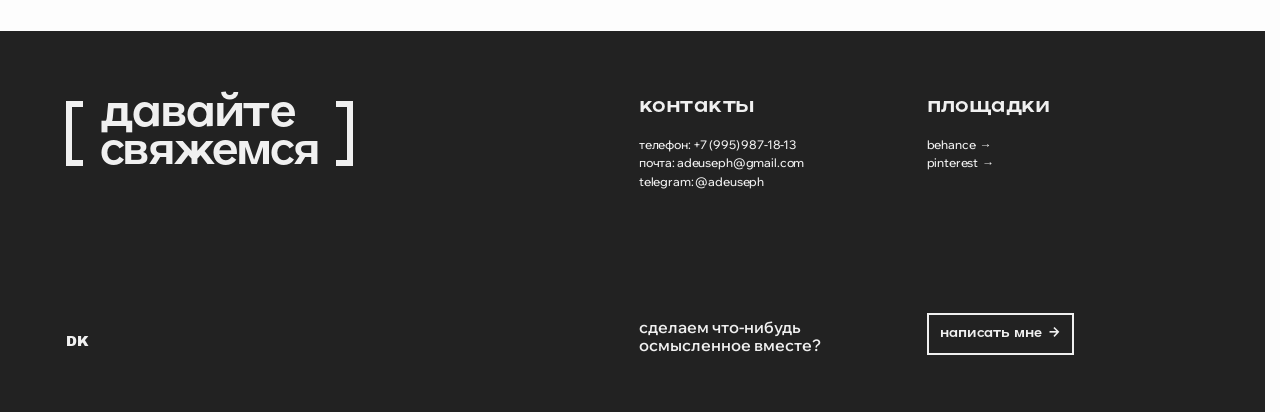
<file: projects/asiantalk/index.html>
<!doctype html>
<html lang="ru">
<head>
  <meta charset="utf-8">
  <meta name="viewport" content="width=device-width, initial-scale=1">
  <meta name="description" content="Asiantalk — айдентика, маскоты и графика для языковой школы.">
  <meta name="theme-color" content="#fdfdfd">
  <title>Asiantalk — Портфолио DK</title>
  <link rel="icon" type="image/png" sizes="61x61" href="../../assets/project-index/arrow.png">
  <link rel="stylesheet" href="../../styles.css">
  <link rel="stylesheet" href="../../cases.css">
  <link rel="stylesheet" href="../../asiantalk.css">
  <script type="module" src="../../case.js"></script>
</head>
<body id="top">
  <header class="site-header layout">
    <span class="monogram" aria-label="DK">DK</span>
    <nav class="site-nav" aria-label="Навигация">
      <a class="brackets" href="../">проекты</a>
      <a class="brackets" href="../../">главная</a>
    </nav>
  </header>

  <main class="case-page asiantalk" aria-labelledby="case-title">
    <div class="case-cover">
      <img src="../../assets/asiantalk/cover.webp" width="3840" height="1080" alt="Asiantalk — языковая школа" fetchpriority="high">
    </div>

    <header class="case-intro layout">
      <h1 class="section-title brackets" id="case-title" lang="en">asiantalk</h1>
      <div class="case-grid case-meta">
        <div class="case-copy case-description">
          <p>Айдентика с&nbsp;нуля для&nbsp;школы азиатских языков AsianTalk, нацеленной на&nbsp;подростков, молодежь и всех, кто хочет свободно погружаться в&nbsp;культуру Восточной Азии.</p>
          <p>Задача — создать простой, яркий и дружелюбный визуальный язык без&nbsp;скучной академичности, «детской» наигранности. В&nbsp;основе стиля — живая типографика, контраст насыщенных синего и оранжевого и персонаж, делающие обучение легким и понятным.</p>
        </div>
        <section class="case-software" aria-labelledby="case-software-title">
          <h2 class="case-subheading" id="case-software-title">софт и по</h2>
          <ul class="case-copy" role="list">
            <li>Adobe Illustrator</li>
            <li>Adobe Photoshop</li>
            <li>Figma</li>
          </ul>
        </section>
        <section class="case-year" aria-labelledby="case-year-title">
          <h2 class="case-subheading" id="case-year-title">год</h2>
          <p class="case-copy dates">2024</p>
        </section>
      </div>
    </header>

    <div class="case-content">
      <img class="case-band" src="../../assets/asiantalk/logo.webp" width="3840" height="1080" alt="Фирменный знак и логотип Asiantalk на синем фоне" loading="lazy" decoding="async">

      <div class="case-grid layout asiantalk-poster-row">
        <img class="case-media asiantalk-poster" src="../../assets/asiantalk/poster.webp" width="1050" height="1485" alt="Плакат языковой школы с японским заголовком и цветными графемами" loading="lazy" decoding="async">
        <img class="case-media asiantalk-poster-mockup" src="../../assets/asiantalk/poster-mockup.webp" width="1410" height="1058" alt="Плакат Asiantalk на уличном стенде" loading="lazy" decoding="async">
      </div>

      <div class="case-grid layout case-process">
        <section class="case-concept" aria-labelledby="case-concept-title">
          <h2 class="case-subheading" id="case-concept-title">концепт дизайна</h2>
          <div class="case-copy">
            <p>Знак отсылает к&nbsp;базовому иероглифу «человек», который считывается одновременно в&nbsp;китайском, японском и корейском языках, объединяя три направления школы. Его пластичная, чуть неровная геометрия переходит в&nbsp;фирменный паттерн и серию округлых маскотов.</p>
            <p>Персонажи визуализируют живые эмоции от&nbsp;учебы и общения, помогая бренду выглядеть современным и открытым для&nbsp;любого возраста.</p>
          </div>
        </section>
        <section class="case-workflow" aria-labelledby="case-workflow-title">
          <h2 class="case-subheading" id="case-workflow-title">процесс работы</h2>
          <div class="case-copy">
            <p>Работа началась с&nbsp;анализа аудитории (14–25 лет) и визуального разбора крупных языковых платформ вроде Duolingo и Busuu. Чтобы отстроиться от&nbsp;перегруженных игровых интерфейсов, был выбран более чистый, графичный подход с&nbsp;акцентом на&nbsp;культурологию и живое общение.</p>
            <p>Были разработаны логотип, палитра, модульные графемы, набор стикеров и макеты для&nbsp;ключевых носителей: от&nbsp;мерча и упаковки до&nbsp;соцсетей и наружной рекламы.</p>
          </div>
        </section>
      </div>

      <div class="case-grid layout asiantalk-tape-row">
        <img class="case-media asiantalk-package" src="../../assets/asiantalk/package.webp" width="830" height="832" alt="Картонная коробка с синей фирменной лентой" loading="lazy" decoding="async">
        <img class="case-media asiantalk-tape" src="../../assets/asiantalk/tape.webp" width="1288" height="832" alt="Синие, оранжевые и белые фирменные ленты" loading="lazy" decoding="async">
      </div>

      <div class="case-grid layout">
        <img class="case-media asiantalk-merch" src="../../assets/asiantalk/merch.webp" width="1740" height="1234" alt="Белая, оранжевая и синяя футболки Asiantalk" loading="lazy" decoding="async">
      </div>

      <img class="case-band" src="../../assets/asiantalk/pattern.webp" width="3840" height="1080" alt="Синий паттерн Asiantalk из белых округлых графем" loading="lazy" decoding="async">

      <div class="case-grid layout">
        <img class="case-media asiantalk-stickers" src="../../assets/asiantalk/stickers.webp" width="1718" height="998" alt="Круглые наклейки Asiantalk и их упаковка" loading="lazy" decoding="async">
      </div>

      <div class="case-grid layout asiantalk-mascot-row">
        <img class="case-media asiantalk-mascot" src="../../assets/asiantalk/mascot.webp" width="1900" height="671" alt="Маскот Asiantalk и варианты его эмоций и действий" loading="lazy" decoding="async">
      </div>

      <div class="case-grid layout">
        <img class="case-media asiantalk-social-first" src="../../assets/asiantalk/social-first.webp" width="1120" height="1116" alt="Пост Asiantalk о доступе в личный кабинет" loading="lazy" decoding="async">
        <img class="case-media asiantalk-social-second" src="../../assets/asiantalk/social-second.webp" width="1120" height="1116" alt="Пост Asiantalk о персонажах школы" loading="lazy" decoding="async">
      </div>
    </div>

    <nav class="layout case-pagination" aria-label="Другие проекты">
      <a class="case-neighbor" href="../three-capitals/" data-case-neighbor="three-capitals" aria-label="Предыдущий проект — Три столицы">
        <span><span aria-hidden="true">←</span> предыдущий проект</span>
      </a>
      <a class="case-neighbor" href="../curio/" data-case-neighbor="curio" aria-label="Следующий проект — Curio">
        <span>следующий проект <span aria-hidden="true">→</span></span>
      </a>
    </nav>
  </main>

  <footer class="site-footer" id="contacts" aria-labelledby="contacts-title">
    <div class="footer-grid layout">
      <h2 class="section-title footer-title brackets" id="contacts-title"><span>давайте<br>свяжемся</span></h2>
      <section class="footer-contacts" aria-labelledby="contact-links-title">
        <h3 id="contact-links-title">контакты</h3>
        <address>
          <a href="tel:+79959871813">телефон: +7 (995) 987-18-13</a>
          <a href="mailto:adeuseph@gmail.com">почта: adeuseph@gmail.com</a>
          <a href="https://t.me/adeuseph">telegram: @adeuseph</a>
        </address>
      </section>
      <section class="footer-socials" aria-labelledby="socials-title">
        <h3 id="socials-title">площадки</h3>
        <ul role="list">
          <li><a data-social="behance" href="https://www.behance.net/adeuseph">behance <span aria-hidden="true">→</span></a></li>
          <li><a data-social="pinterest" href="https://pin.it/48J7CVBKO">pinterest <span aria-hidden="true">→</span></a></li>
        </ul>
      </section>
      <a class="monogram footer-monogram" href="#top" aria-label="DK, наверх">DK</a>
      <p class="footer-invite">сделаем что-нибудь<br>осмысленное вместе?</p>
      <a class="contact-button" href="mailto:adeuseph@gmail.com" data-contact-open><span>написать мне <span aria-hidden="true">→</span></span></a>
    </div>
  </footer>

  <a class="back-to-top" href="#top" aria-label="Наверх" title="Наверх"></a>

  <dialog class="contact-dialog" id="contact-dialog" aria-labelledby="dialog-title">
    <form method="dialog" class="dialog-dismiss">
      <button type="submit" aria-label="Закрыть форму" autofocus>×</button>
    </form>
    <h2 class="section-title brackets" id="dialog-title">напишите мне</h2>
    <p>Оставьте почту или другой контакт, чтобы я могла ответить.</p>
    <form class="contact-form">
      <label>Имя <input type="text" name="name" autocomplete="name" maxlength="100"></label>
      <label>Почта или другой контакт <input type="text" name="contact" required pattern=".*\S.*" maxlength="150" placeholder="Email, Telegram или телефон"></label>
      <label>Сообщение <textarea name="message" rows="3" maxlength="1500"></textarea></label>
      <button type="submit" class="form-submit brackets">открыть письмо</button>
      <p class="form-note">Форма составит письмо для&nbsp;отправки через&nbsp;вашу почту.</p>
    </form>
  </dialog>
</body>
</html>
</file>
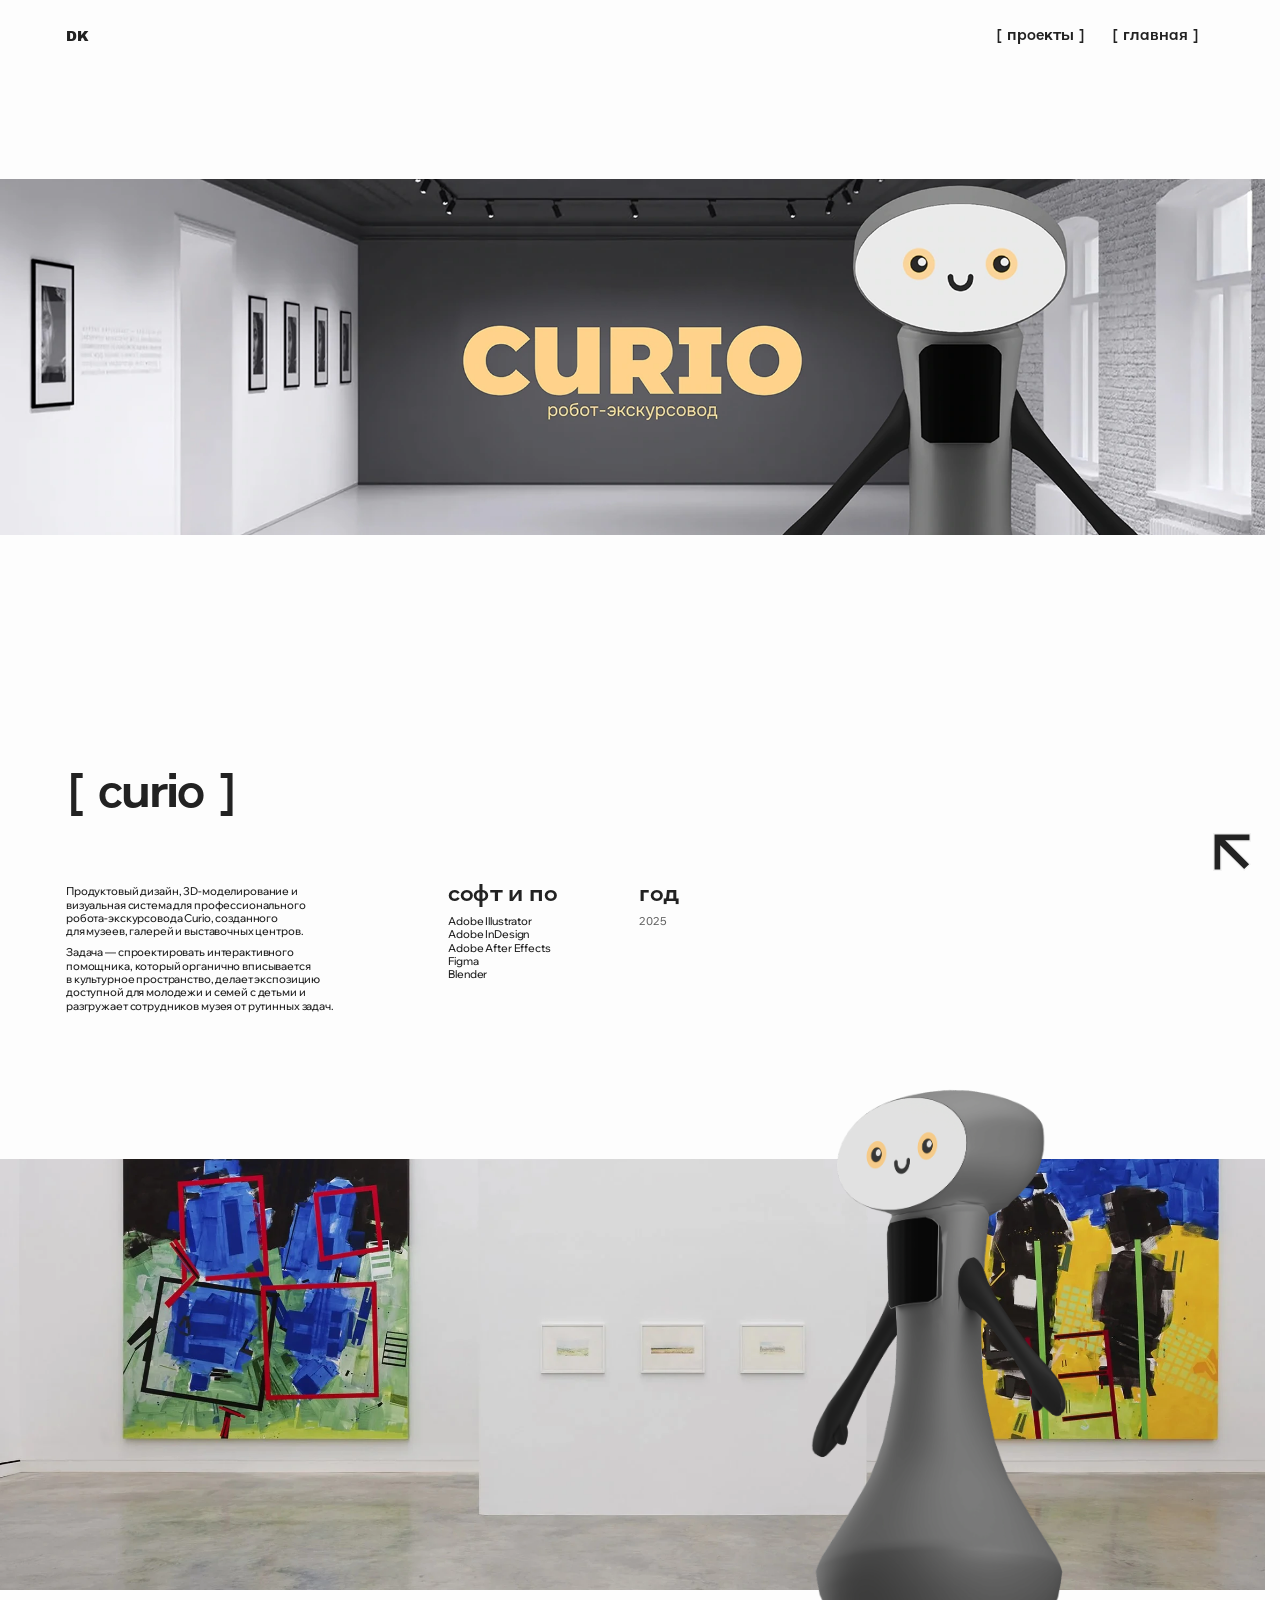
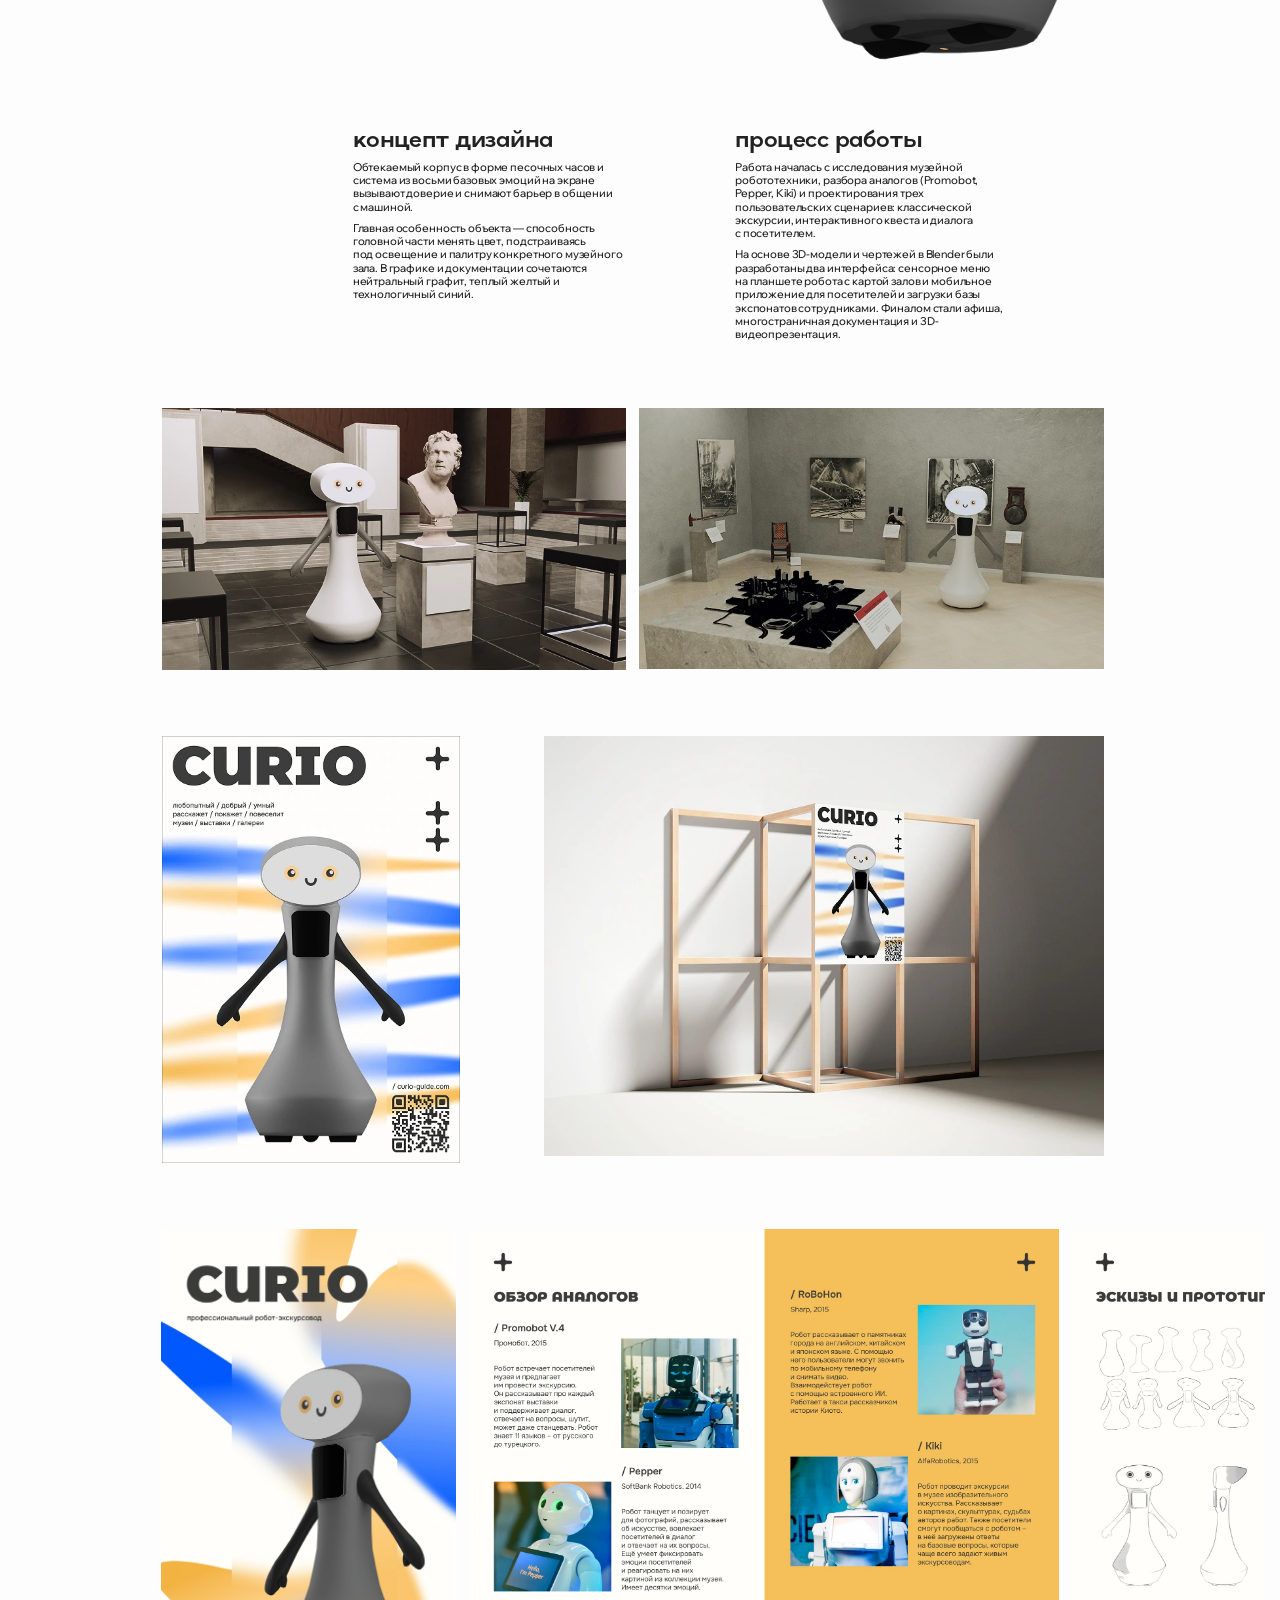
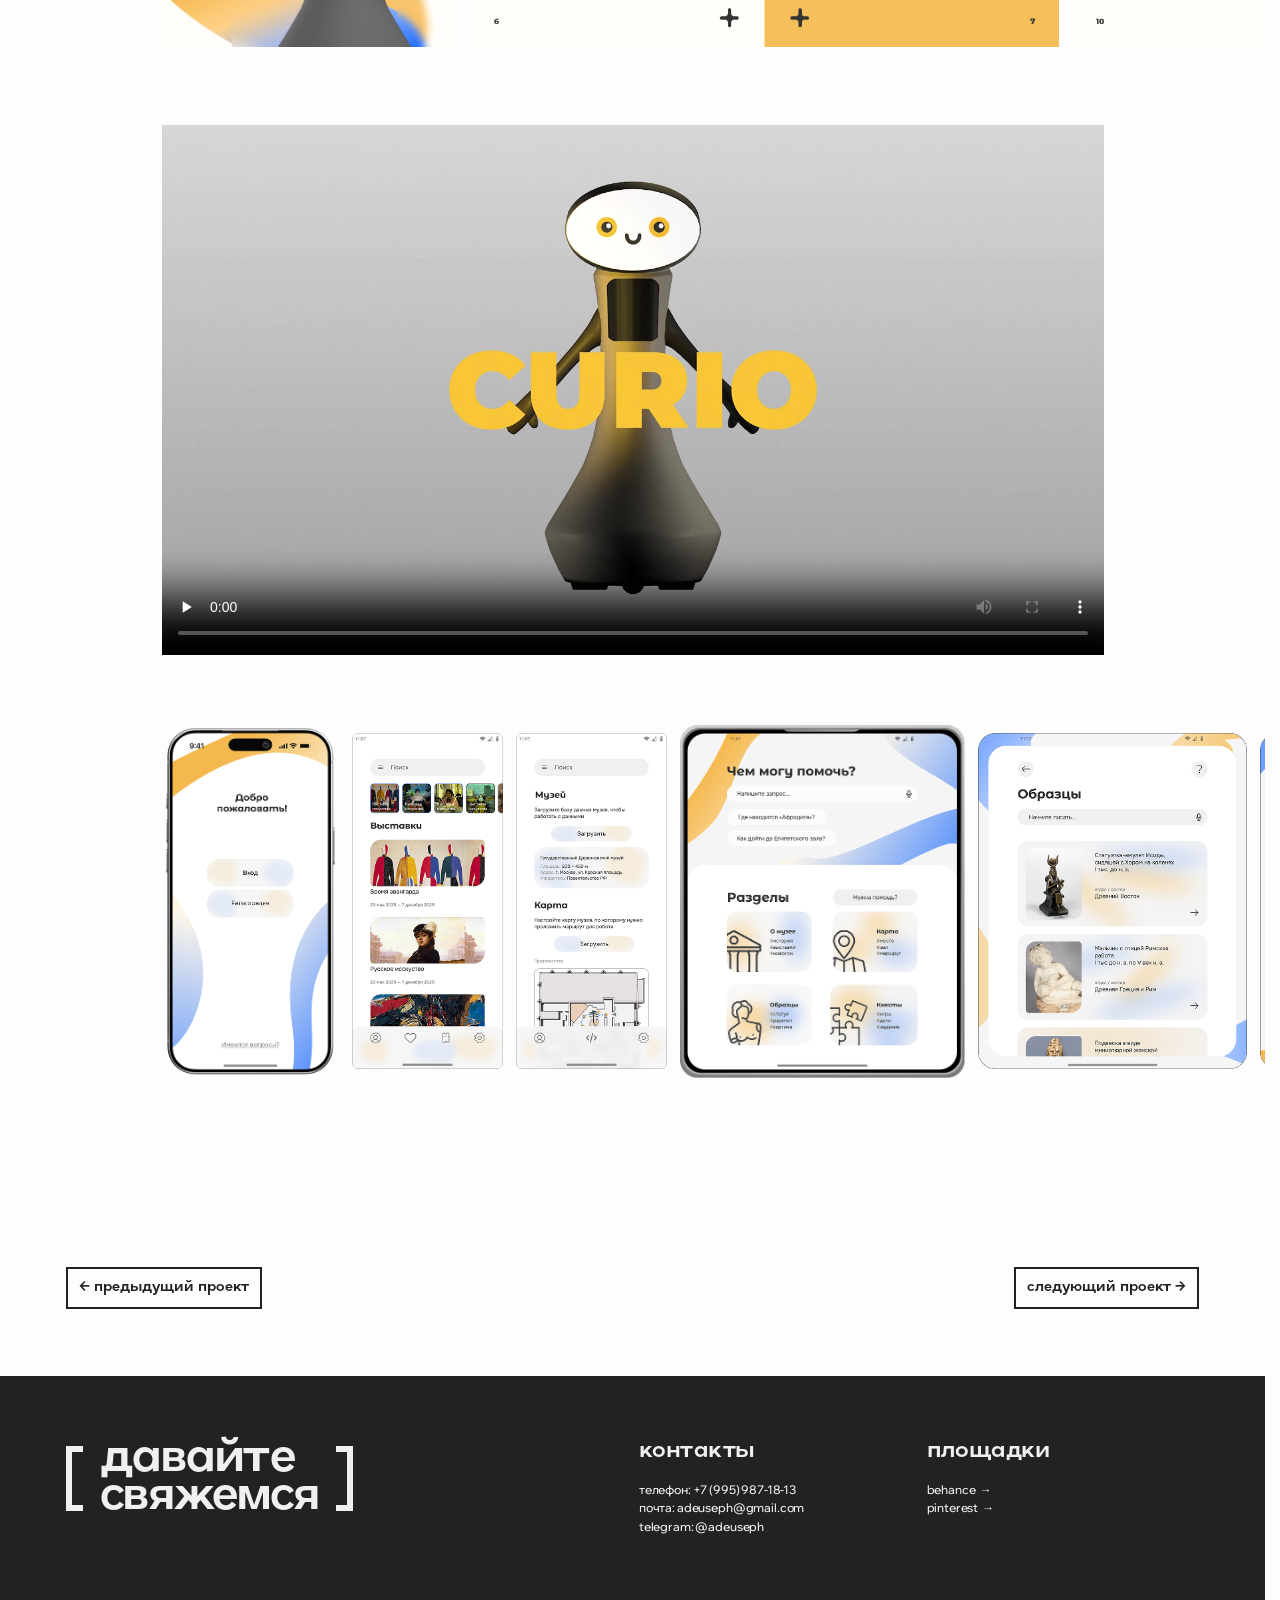
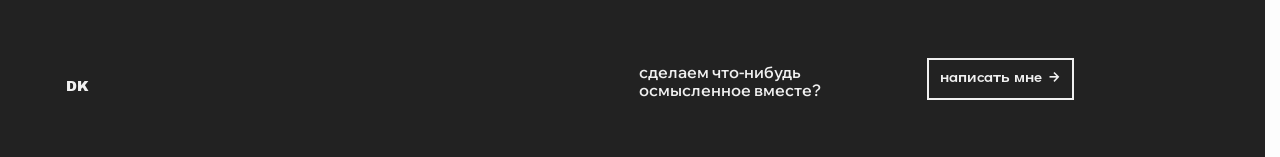
<file: projects/curio/index.html>
<!doctype html>
<html lang="ru">
<head>
  <meta charset="utf-8">
  <meta name="viewport" content="width=device-width, initial-scale=1">
  <meta name="description" content="Curio — проект робота-экскурсовода, его интерфейса и презентации.">
  <meta name="theme-color" content="#fdfdfd">
  <title>Curio — Портфолио DK</title>
  <link rel="icon" type="image/png" sizes="61x61" href="../../assets/project-index/arrow.png">
  <link rel="stylesheet" href="../../styles.css">
  <link rel="stylesheet" href="../../cases.css">
  <link rel="stylesheet" href="../../curio.css">
  <script type="module" src="../../curio.js"></script>
</head>
<body id="top">
  <header class="site-header layout">
    <span class="monogram" aria-label="DK">DK</span>
    <nav class="site-nav" aria-label="Навигация">
      <a class="brackets" href="../">проекты</a>
      <a class="brackets" href="../../">главная</a>
    </nav>
  </header>

  <main class="case-page curio-case" aria-labelledby="case-title">
    <div class="case-cover">
      <img src="../../assets/curio/cover.webp" width="1920" height="540" alt="Curio — робот-экскурсовод" fetchpriority="high">
    </div>

    <header class="case-intro layout">
      <h1 class="section-title brackets" id="case-title" lang="en">curio</h1>
      <div class="case-grid case-meta">
        <div class="case-copy case-description">
          <p>Продуктовый дизайн, 3D-моделирование и визуальная система для&nbsp;профессионального робота-экскурсовода Curio, созданного для&nbsp;музеев, галерей и выставочных центров.</p>
          <p>Задача — спроектировать интерактивного помощника, который органично вписывается в&nbsp;культурное пространство, делает экспозицию доступной для&nbsp;молодежи и семей с&nbsp;детьми и разгружает сотрудников музея от&nbsp;рутинных задач.</p>
        </div>
        <section class="case-software" aria-labelledby="case-software-title">
          <h2 class="case-subheading" id="case-software-title">софт и по</h2>
          <ul class="case-copy" role="list">
            <li>Adobe Illustrator</li>
            <li>Adobe InDesign</li>
            <li>Adobe After Effects</li>
            <li>Figma</li>
            <li>Blender</li>
          </ul>
        </section>
        <section class="case-year" aria-labelledby="case-year-title">
          <h2 class="case-subheading" id="case-year-title">год</h2>
          <p class="case-copy dates">2025</p>
        </section>
      </div>
    </header>

    <div class="case-content">
      <div class="curio-display">
        <div class="curio-room">
          <img src="../../assets/curio/exhibition-room.webp" width="2500" height="1666" alt="" loading="lazy" decoding="async">
        </div>
        <img class="curio-robot" src="../../assets/curio/robot.webp" width="587" height="1320" alt="Робот Curio на фоне выставочного зала" loading="lazy" decoding="async">
      </div>

      <div class="case-grid layout case-process">
        <section class="case-concept" aria-labelledby="case-concept-title">
          <h2 class="case-subheading" id="case-concept-title">концепт дизайна</h2>
          <div class="case-copy">
            <p>Обтекаемый корпус в&nbsp;форме песочных часов и система из&nbsp;восьми базовых эмоций на&nbsp;экране вызывают доверие и снимают барьер в&nbsp;общении с&nbsp;машиной.</p>
            <p>Главная особенность объекта — способность головной части менять цвет, подстраиваясь под&nbsp;освещение и палитру конкретного музейного зала. В&nbsp;графике и документации сочетаются нейтральный графит, теплый желтый и технологичный синий.</p>
          </div>
        </section>
        <section class="case-workflow" aria-labelledby="case-workflow-title">
          <h2 class="case-subheading" id="case-workflow-title">процесс работы</h2>
          <div class="case-copy">
            <p>Работа началась с&nbsp;исследования музейной робототехники, разбора аналогов (Promobot, Pepper, Kiki) и проектирования трех пользовательских сценариев: классической экскурсии, интерактивного квеста и диалога с&nbsp;посетителем.</p>
            <p>На&nbsp;основе 3D-модели и чертежей в&nbsp;Blender были разработаны два интерфейса: сенсорное меню на&nbsp;планшете робота с&nbsp;картой залов и мобильное приложение для&nbsp;посетителей и загрузки базы экспонатов сотрудниками. Финалом стали афиша, многостраничная документация и 3D-видеопрезентация.</p>
          </div>
        </section>
      </div>

      <div class="case-grid layout curio-scenes">
        <img class="case-media case-pair-left" src="../../assets/curio/museum.webp" width="705" height="397" alt="Curio в музейном зале рядом со скульптурами" loading="lazy" decoding="async">
        <img class="case-media case-pair-right" src="../../assets/curio/exhibition.webp" width="706" height="397" alt="Робот Curio рядом с произведениями на выставке" loading="lazy" decoding="async">
      </div>

      <div class="case-grid layout curio-posters">
        <img class="case-media curio-poster" src="../../assets/curio/poster.webp" width="447" height="638" alt="Афиша Curio с изображением робота и QR-кодом" loading="lazy" decoding="async">
        <img class="case-media curio-poster-scene" src="../../assets/curio/poster-mockup.webp" width="850" height="638" alt="Афиша Curio на деревянной выставочной конструкции" loading="lazy" decoding="async">
      </div>

      <section class="case-guideline curio-guidelines" aria-label="Гайдлайн Curio">
        <div class="case-guide-scroll" role="region" aria-label="Развороты гайдлайна" tabindex="0">
          <ul class="case-guide-track" role="list">
            <li><img src="../../assets/curio/guideline-cover.webp" width="1200" height="1702" alt="Обложка презентации Curio" loading="lazy" decoding="async"></li>
            <li><img src="../../assets/curio/guideline-01.webp" width="1800" height="1277" alt="Обзор аналогов робота-экскурсовода" loading="lazy" decoding="async"></li>
            <li><img src="../../assets/curio/guideline-02.webp" width="1800" height="1277" alt="Эскизы и прототипы Curio" loading="lazy" decoding="async"></li>
            <li><img src="../../assets/curio/guideline-03.webp" width="1800" height="1277" alt="Схемы пользовательских сценариев" loading="lazy" decoding="async"></li>
            <li><img src="../../assets/curio/guideline-04.webp" width="1800" height="1277" alt="Макеты презентации" loading="lazy" decoding="async"></li>
            <li><img src="../../assets/curio/guideline-05.webp" width="1800" height="1277" alt="Варианты эмоций на экране Curio" loading="lazy" decoding="async"></li>
          </ul>
        </div>
      </section>

      <div class="case-grid layout">
        <video class="curio-video" width="1600" height="900" poster="../../assets/curio/video-poster.webp"
               controls playsinline preload="none" aria-label="Видео о роботе Curio">
          <source src="../../assets/curio/curio.mp4" type="video/mp4">
          <a href="../../assets/curio/curio.mp4">Скачать видео о&nbsp;Curio</a>
        </video>
      </div>

      <section class="case-guideline curio-interfaces" aria-label="Интерфейсы Curio">
        <div class="case-guide-scroll" role="region" aria-label="Экраны интерфейса Curio" tabindex="0">
          <ul class="case-guide-track case-screen-track" role="list">
            <li class="case-screen-frame curio-phone-frame"><img src="../../assets/curio/phone.webp" width="401" height="807" alt="Приветственный экран Curio в макете смартфона" loading="lazy" decoding="async"></li>
            <li><img src="../../assets/curio/phone-exhibitions.webp" width="227" height="506" alt="Мобильный экран с выставками" loading="lazy" decoding="async"></li>
            <li><img src="../../assets/curio/phone-map.webp" width="227" height="506" alt="Мобильный экран с информацией о музее и картой" loading="lazy" decoding="async"></li>
            <li class="case-screen-frame curio-tablet-frame"><img src="../../assets/curio/tablet-home.webp" width="642" height="797" alt="Главный экран интерфейса планшета Curio" loading="lazy" decoding="async"></li>
            <li><img src="../../assets/curio/tablet-collections.webp" width="405" height="506" alt="Экран планшета с музейными образцами" loading="lazy" decoding="async"></li>
            <li><img src="../../assets/curio/tablet-map.webp" width="405" height="506" alt="Карта музея на планшете Curio" loading="lazy" decoding="async"></li>
            <li><img src="../../assets/curio/tablet-museum.webp" width="405" height="506" alt="Выставки и новости музея на планшете" loading="lazy" decoding="async"></li>
          </ul>
        </div>
      </section>
    </div>

    <nav class="layout case-pagination" aria-label="Другие проекты">
      <a class="case-neighbor" href="../asiantalk/" data-case-neighbor="asiantalk" aria-label="Предыдущий проект — Asiantalk">
        <span><span aria-hidden="true">←</span> предыдущий проект</span>
      </a>
      <a class="case-neighbor" href="../silk-bitterness/" data-case-neighbor="silk-bitterness" aria-label="Следующий проект — Шёлк / Горечь">
        <span>следующий проект <span aria-hidden="true">→</span></span>
      </a>
    </nav>
  </main>

  <footer class="site-footer" id="contacts" aria-labelledby="contacts-title">
    <div class="footer-grid layout">
      <h2 class="section-title footer-title brackets" id="contacts-title"><span>давайте<br>свяжемся</span></h2>
      <section class="footer-contacts" aria-labelledby="contact-links-title">
        <h3 id="contact-links-title">контакты</h3>
        <address>
          <a href="tel:+79959871813">телефон: +7 (995) 987-18-13</a>
          <a href="mailto:adeuseph@gmail.com">почта: adeuseph@gmail.com</a>
          <a href="https://t.me/adeuseph">telegram: @adeuseph</a>
        </address>
      </section>
      <section class="footer-socials" aria-labelledby="socials-title">
        <h3 id="socials-title">площадки</h3>
        <ul role="list">
          <li><a data-social="behance" href="https://www.behance.net/adeuseph">behance <span aria-hidden="true">→</span></a></li>
          <li><a data-social="pinterest" href="https://pin.it/48J7CVBKO">pinterest <span aria-hidden="true">→</span></a></li>
        </ul>
      </section>
      <a class="monogram footer-monogram" href="#top" aria-label="DK, наверх">DK</a>
      <p class="footer-invite">сделаем что-нибудь<br>осмысленное вместе?</p>
      <a class="contact-button" href="mailto:adeuseph@gmail.com" data-contact-open><span>написать мне <span aria-hidden="true">→</span></span></a>
    </div>
  </footer>

  <a class="back-to-top" href="#top" aria-label="Наверх" title="Наверх"></a>

  <dialog class="contact-dialog" id="contact-dialog" aria-labelledby="dialog-title">
    <form method="dialog" class="dialog-dismiss">
      <button type="submit" aria-label="Закрыть форму" autofocus>×</button>
    </form>
    <h2 class="section-title brackets" id="dialog-title">напишите мне</h2>
    <p>Оставьте почту или другой контакт, чтобы я могла ответить.</p>
    <form class="contact-form">
      <label>Имя <input type="text" name="name" autocomplete="name" maxlength="100"></label>
      <label>Почта или другой контакт <input type="text" name="contact" required pattern=".*\S.*" maxlength="150" placeholder="Email, Telegram или телефон"></label>
      <label>Сообщение <textarea name="message" rows="3" maxlength="1500"></textarea></label>
      <button type="submit" class="form-submit brackets">открыть письмо</button>
      <p class="form-note">Форма составит письмо для&nbsp;отправки через&nbsp;вашу почту.</p>
    </form>
  </dialog>
</body>
</html>
</file>
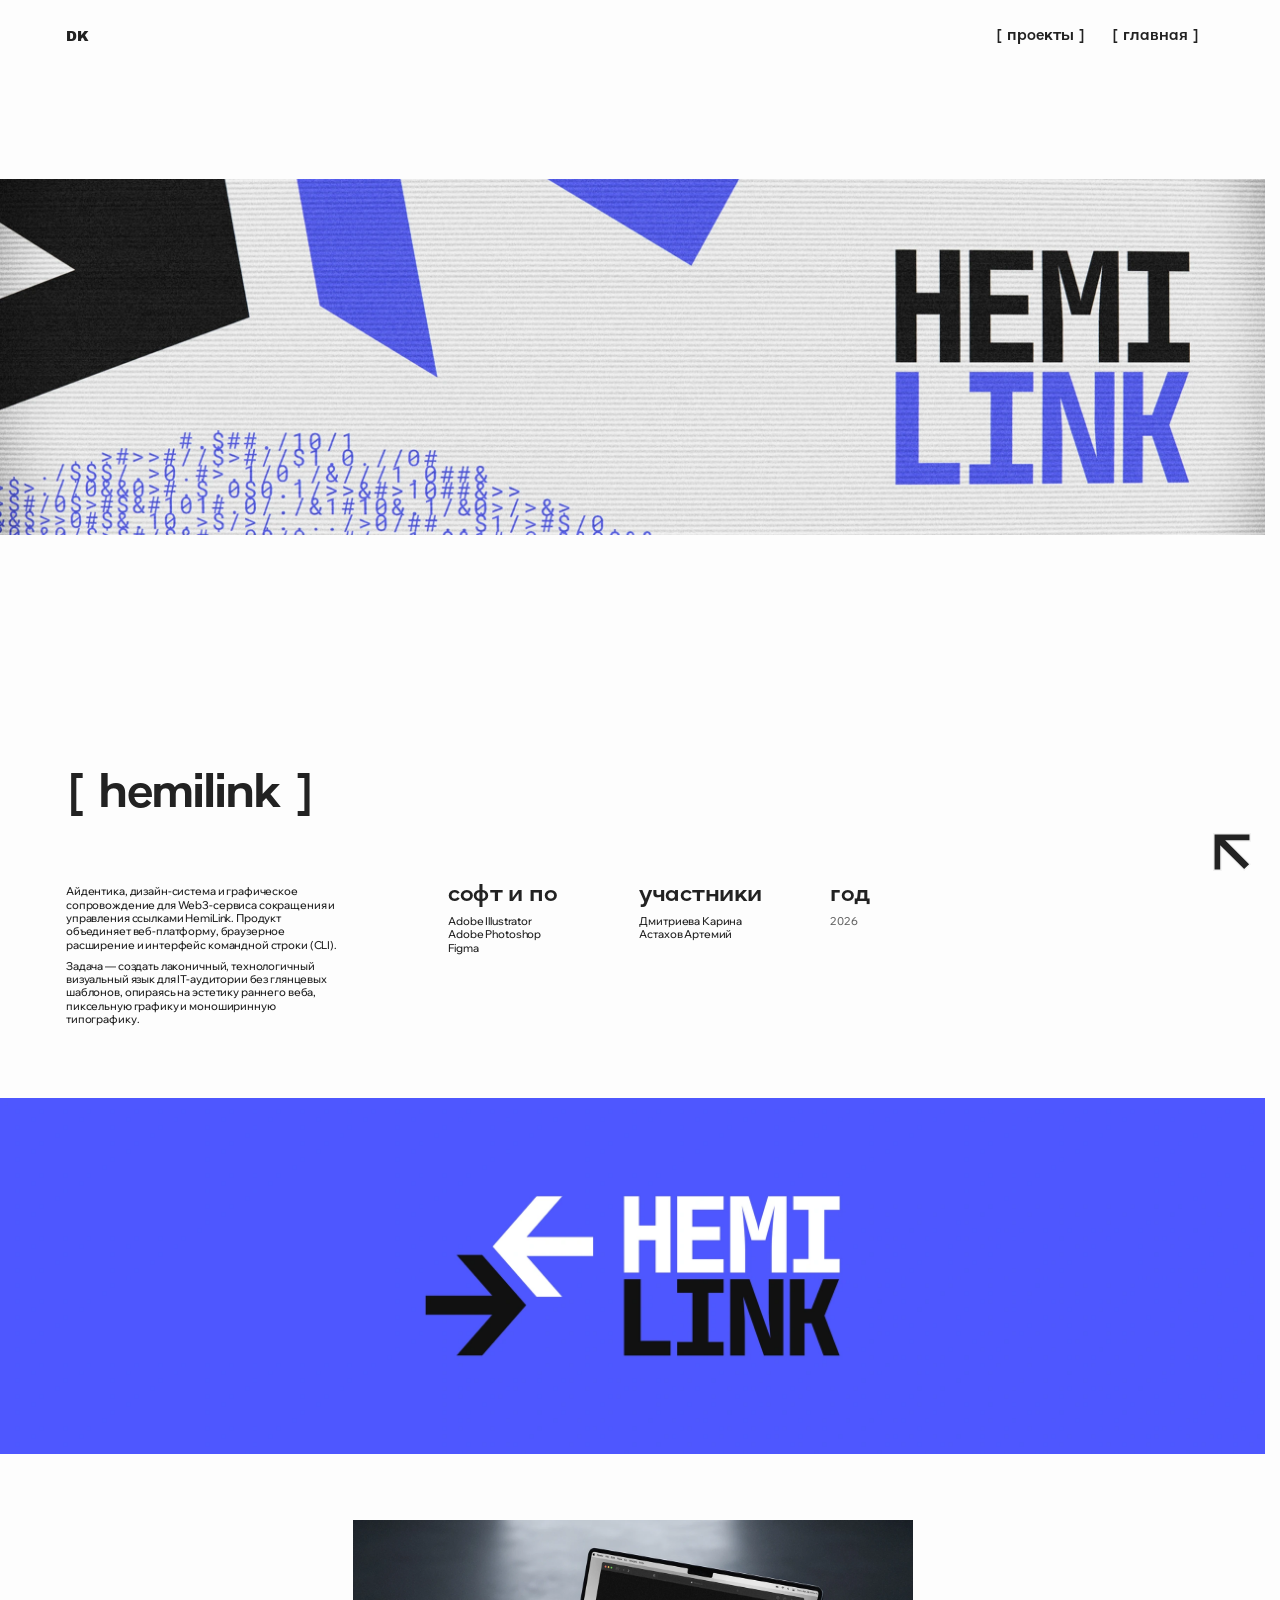
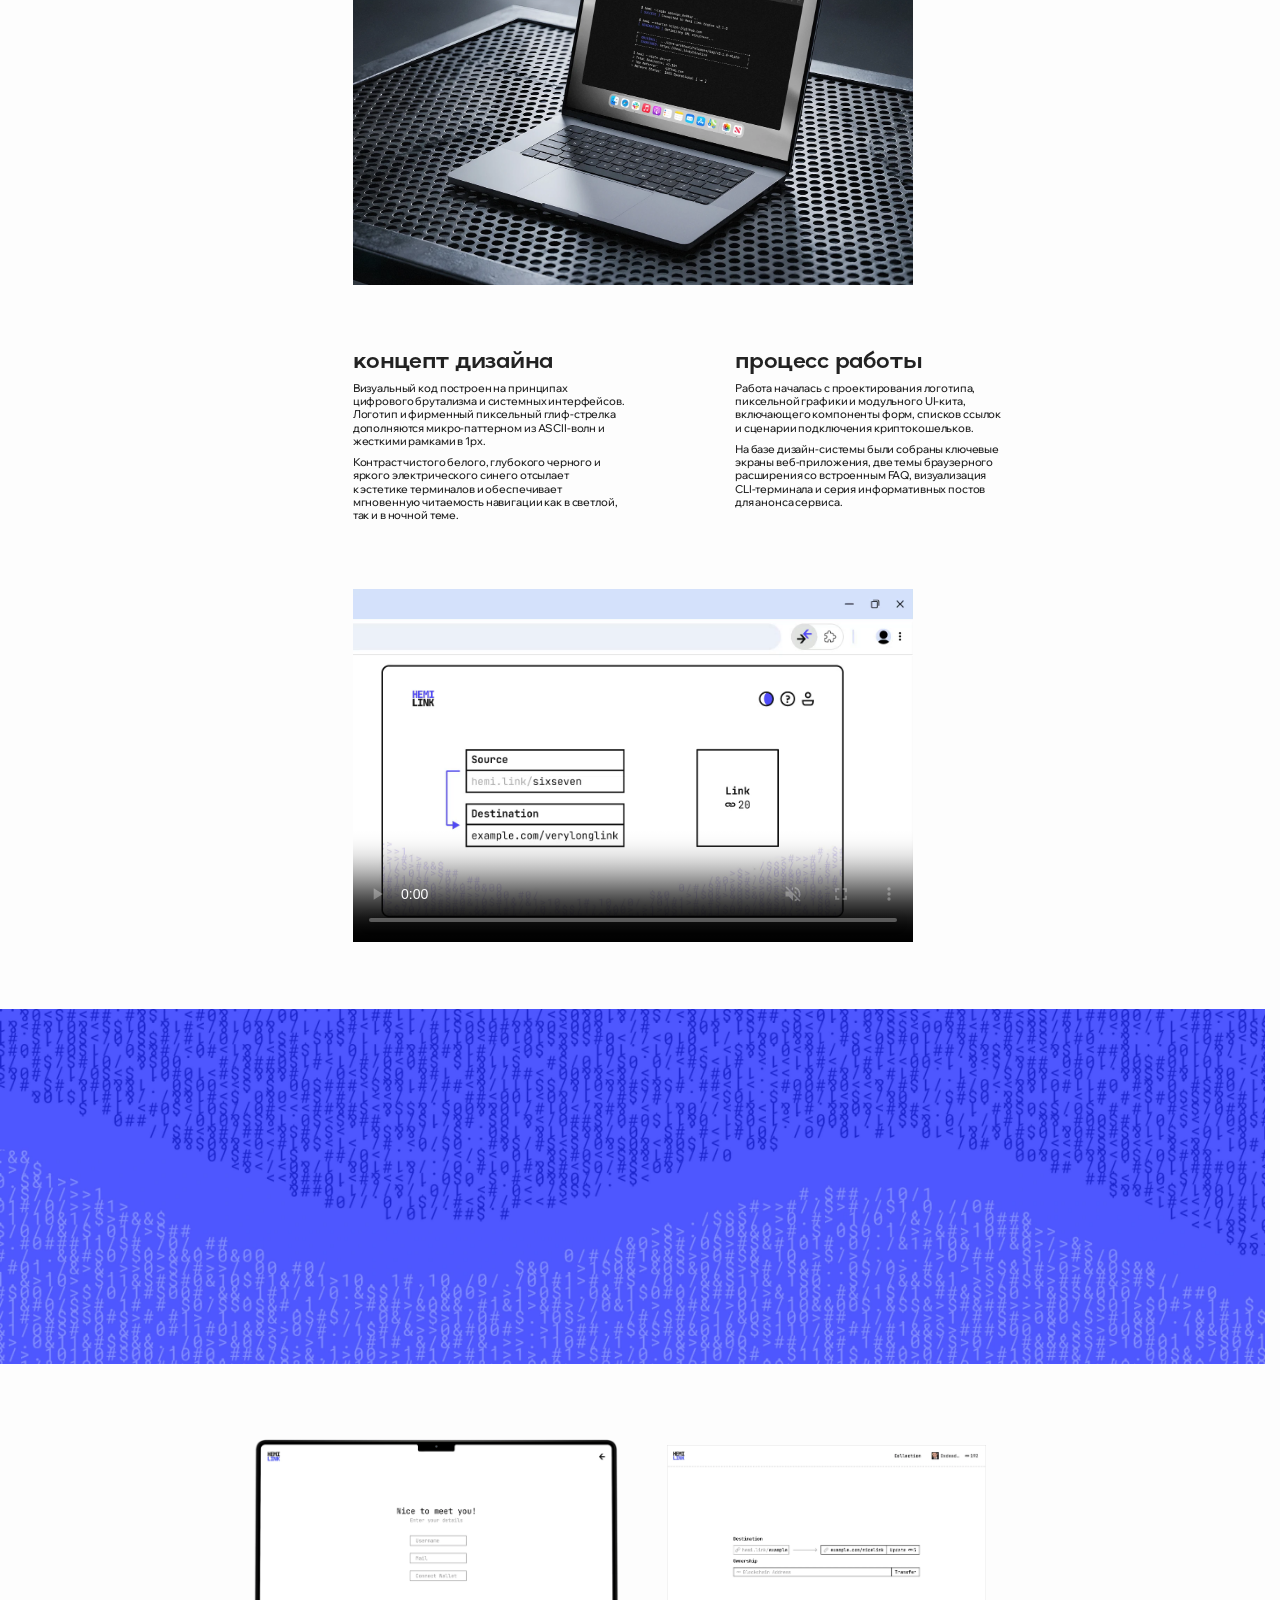
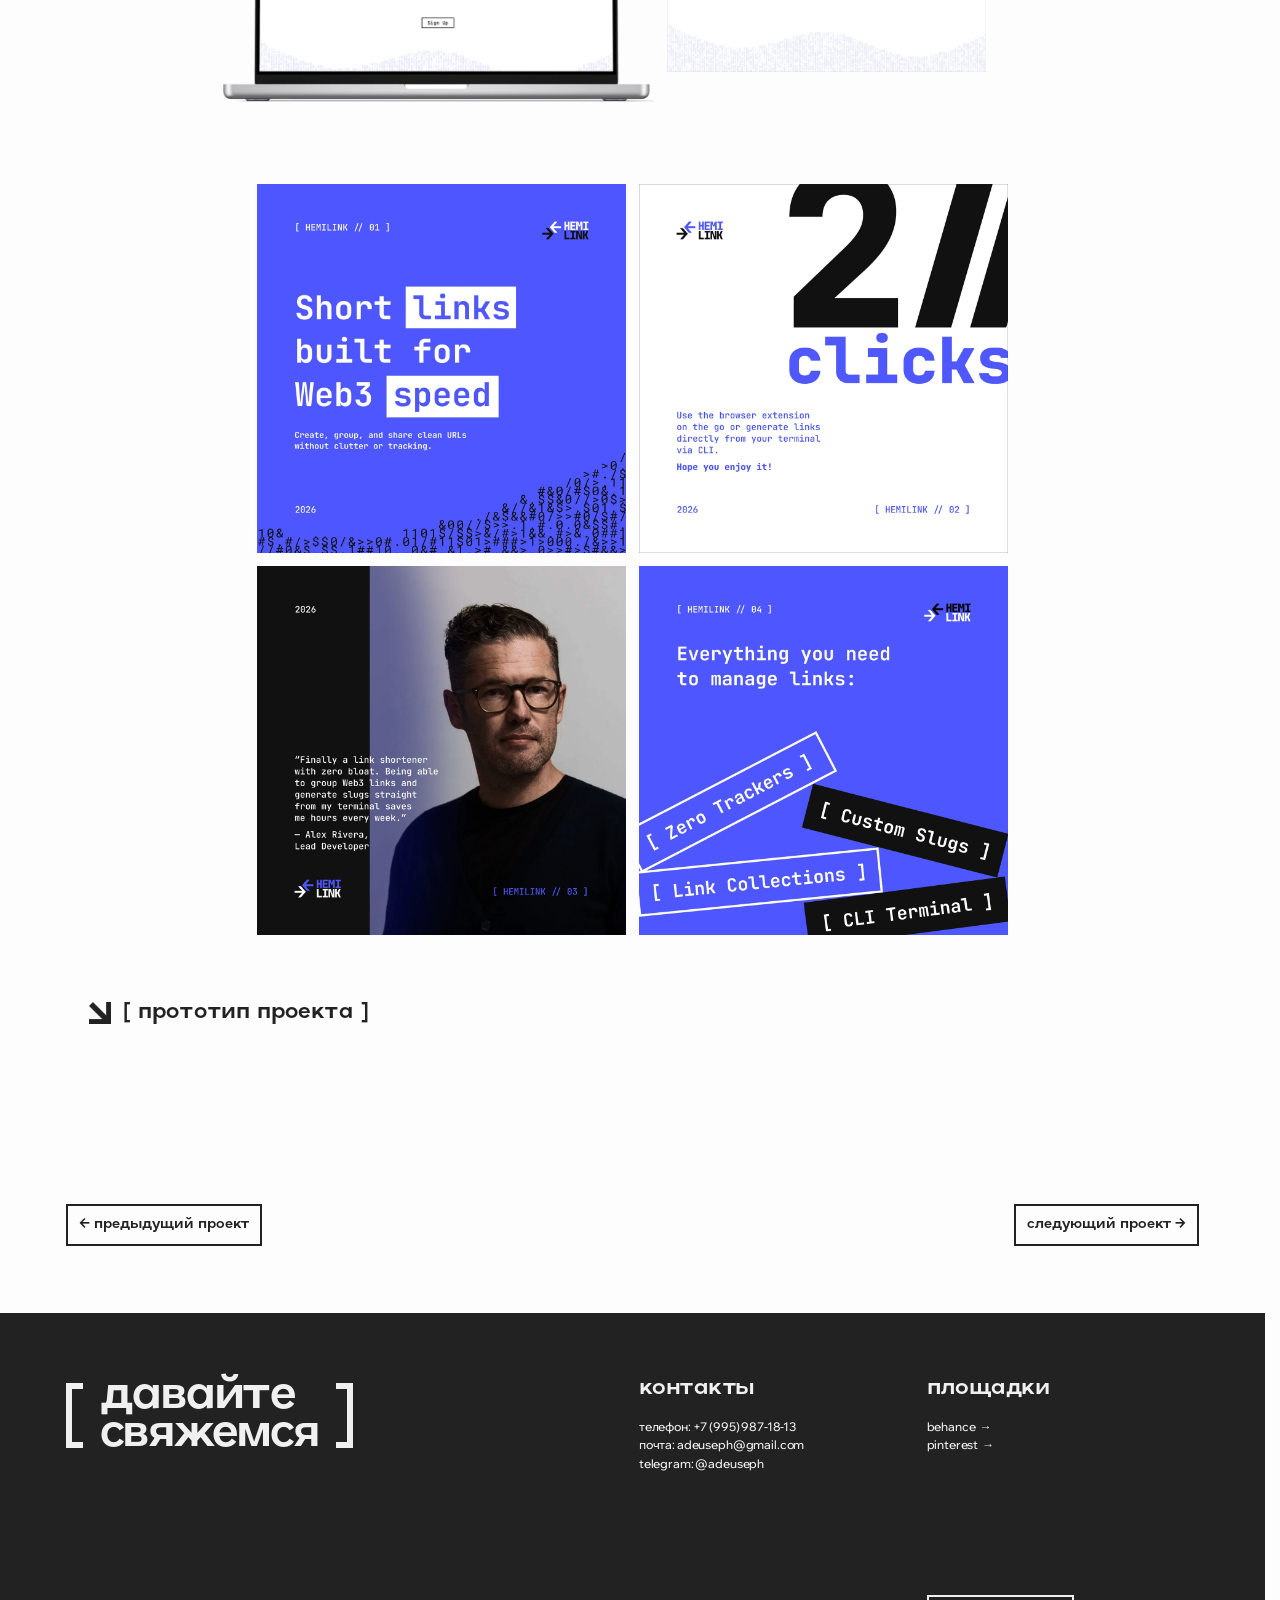
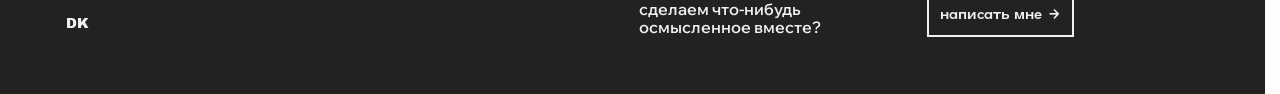
<file: projects/hemilink/index.html>
<!doctype html>
<html lang="ru">
<head>
  <meta charset="utf-8">
  <meta name="viewport" content="width=device-width, initial-scale=1">
  <meta name="description" content="Hemilink — айдентика и интерфейс сервиса коротких ссылок.">
  <meta name="theme-color" content="#fdfdfd">
  <title>Hemilink — Портфолио DK</title>
  <link rel="icon" type="image/png" sizes="61x61" href="../../assets/project-index/arrow.png">
  <link rel="stylesheet" href="../../styles.css">
  <link rel="stylesheet" href="../../cases.css">
  <link rel="stylesheet" href="../../hemilink.css">
  <script type="module" src="../../hemilink.js"></script>
</head>
<body id="top">
  <header class="site-header layout">
    <span class="monogram" aria-label="DK">DK</span>
    <nav class="site-nav" aria-label="Навигация">
      <a class="brackets" href="../">проекты</a>
      <a class="brackets" href="../../">главная</a>
    </nav>
  </header>

  <main class="case-page hemilink-case" aria-labelledby="case-title">
    <div class="case-cover">
      <img src="../../assets/hemilink/cover.webp" width="2560" height="720" alt="Hemilink" fetchpriority="high">
    </div>

    <header class="case-intro layout">
      <h1 class="section-title brackets" id="case-title" lang="en">hemilink</h1>
      <div class="case-grid case-meta">
        <div class="case-copy case-description">
          <p>Айдентика, дизайн-система и графическое сопровождение для&nbsp;Web3-сервиса сокращения и управления ссылками HemiLink. Продукт объединяет веб-платформу, браузерное расширение и интерфейс командной строки (CLI).</p>
          <p>Задача — создать лаконичный, технологичный визуальный язык для&nbsp;IT-аудитории без&nbsp;глянцевых шаблонов, опираясь на&nbsp;эстетику раннего веба, пиксельную графику и моноширинную типографику.</p>
        </div>
        <section class="case-software" aria-labelledby="case-software-title">
          <h2 class="case-subheading" id="case-software-title">софт и по</h2>
          <ul class="case-copy" role="list">
            <li>Adobe Illustrator</li>
            <li>Adobe Photoshop</li>
            <li>Figma</li>
          </ul>
        </section>
        <section class="case-team" aria-labelledby="case-team-title">
          <h2 class="case-subheading" id="case-team-title">участники</h2>
          <ul class="case-copy" role="list">
            <li>Дмитриева Карина</li>
            <li>Астахов Артемий</li>
          </ul>
        </section>
        <section class="case-year" aria-labelledby="case-year-title">
          <h2 class="case-subheading" id="case-year-title">год</h2>
          <p class="case-copy dates">2026</p>
        </section>
      </div>
    </header>

    <div class="case-content">
      <img class="case-band hemilink-band" src="../../assets/hemilink/logo.webp" width="2560" height="720" alt="Фирменный знак Hemilink" loading="lazy" decoding="async">

      <div class="case-grid layout">
        <img class="case-media hemilink-centered" src="../../assets/hemilink/cli-mockup.webp" width="1600" height="1043" alt="Интерфейс командной строки Hemilink на ноутбуке" loading="lazy" decoding="async">
      </div>

      <div class="case-grid layout case-process">
        <section class="case-concept" aria-labelledby="case-concept-title">
          <h2 class="case-subheading" id="case-concept-title">концепт дизайна</h2>
          <div class="case-copy">
            <p>Визуальный код построен на&nbsp;принципах цифрового брутализма и системных интерфейсов. Логотип и фирменный пиксельный глиф-стрелка дополняются микро-паттерном из&nbsp;ASCII-волн и жесткими рамками в&nbsp;1px.</p>
            <p>Контраст чистого белого, глубокого черного и яркого электрического синего отсылает к&nbsp;эстетике терминалов и обеспечивает мгновенную читаемость навигации как в&nbsp;светлой, так и в&nbsp;ночной теме.</p>
          </div>
        </section>
        <section class="case-workflow" aria-labelledby="case-workflow-title">
          <h2 class="case-subheading" id="case-workflow-title">процесс работы</h2>
          <div class="case-copy">
            <p>Работа началась с&nbsp;проектирования логотипа, пиксельной графики и модульного UI-кита, включающего компоненты форм, списков ссылок и сценарии подключения криптокошельков.</p>
            <p>На&nbsp;базе дизайн-системы были собраны ключевые экраны веб-приложения, две темы браузерного расширения со&nbsp;встроенным FAQ, визуализация CLI-терминала и серия информативных постов для&nbsp;анонса сервиса.</p>
          </div>
        </section>
      </div>

      <div class="case-grid layout">
        <video class="hemilink-video hemilink-centered" width="1378" height="868" loop muted playsinline controls
               poster="../../assets/hemilink/extension-poster.webp" preload="none"
               aria-label="Демонстрация браузерного расширения Hemilink">
          <source src="../../assets/hemilink/extension-demo.mp4" type="video/mp4">
          <a href="../../assets/hemilink/extension-demo.mp4">Скачать демонстрацию расширения Hemilink</a>
        </video>
      </div>

      <img class="case-band hemilink-band" src="../../assets/hemilink/pattern.webp" width="2880" height="810" alt="Фирменный паттерн из синих ASCII-волн" loading="lazy" decoding="async">

      <section class="case-guideline hemilink-interfaces" aria-label="Интерфейсы Hemilink">
        <div class="case-guide-scroll" role="region" aria-label="Галерея экранов Hemilink" tabindex="0">
          <ul class="case-guide-track case-screen-track" role="list">
            <li class="case-screen-frame hemilink-laptop"><img src="../../assets/hemilink/laptop.webp" width="1983" height="1236" alt="Экран регистрации Hemilink на ноутбуке" loading="lazy" decoding="async"></li>
            <li><img src="../../assets/hemilink/manage-screen.webp" width="1437" height="1023" alt="Экран управления ссылкой" loading="lazy" decoding="async"></li>
            <li><img src="../../assets/hemilink/home-screen.webp" width="1437" height="1023" alt="Главный экран создания короткой ссылки" loading="lazy" decoding="async"></li>
            <li><img src="../../assets/hemilink/collection-screen.webp" width="1440" height="1023" alt="Коллекция ссылок Hemilink" loading="lazy" decoding="async"></li>
            <li><img src="../../assets/hemilink/error-screen.webp" width="1440" height="1023" alt="Страница ошибки 404 в тёмной теме" loading="lazy" decoding="async"></li>
          </ul>
        </div>
      </section>

      <div class="case-grid layout">
        <div class="hemilink-posters">
          <img class="case-media" src="../../assets/hemilink/poster-01.webp" width="1200" height="1200" alt="Постер 01 — Short links built for Web3 speed" loading="lazy" decoding="async">
          <img class="case-media" src="../../assets/hemilink/poster-02.webp" width="1200" height="1200" alt="Постер 02 — 2// clicks" loading="lazy" decoding="async">
          <img class="case-media" src="../../assets/hemilink/poster-03.webp" width="1200" height="1200" alt="Постер 03 — портрет и цитата о сервисе" loading="lazy" decoding="async">
          <img class="case-media" src="../../assets/hemilink/poster-04.webp" width="1200" height="1200" alt="Постер 04 — Everything you need to manage links" loading="lazy" decoding="async">
        </div>
      </div>

      <div class="layout hemilink-prototype">
        <a class="case-prototype" href="https://www.figma.com/design/zG26P3LWEfhvHEEyHJbmrW/hemi.link_layout?node-id=0-1&amp;t=4ZAOukwkAxC0JlUh-1">
          <span class="case-prototype-arrow" aria-hidden="true"></span>
          <span class="brackets">прототип проекта</span>
        </a>
      </div>
    </div>

    <nav class="layout case-pagination" aria-label="Другие проекты">
      <a class="case-neighbor" href="../silk-bitterness/" data-case-neighbor="silk-bitterness" aria-label="Предыдущий проект — Шёлк / Горечь">
        <span><span aria-hidden="true">←</span> предыдущий проект</span>
      </a>
      <a class="case-neighbor" href="../three-capitals/" data-case-neighbor="three-capitals" aria-label="Следующий проект — Три столицы">
        <span>следующий проект <span aria-hidden="true">→</span></span>
      </a>
    </nav>
  </main>

  <footer class="site-footer" id="contacts" aria-labelledby="contacts-title">
    <div class="footer-grid layout">
      <h2 class="section-title footer-title brackets" id="contacts-title"><span>давайте<br>свяжемся</span></h2>
      <section class="footer-contacts" aria-labelledby="contact-links-title">
        <h3 id="contact-links-title">контакты</h3>
        <address>
          <a href="tel:+79959871813">телефон: +7 (995) 987-18-13</a>
          <a href="mailto:adeuseph@gmail.com">почта: adeuseph@gmail.com</a>
          <a href="https://t.me/adeuseph">telegram: @adeuseph</a>
        </address>
      </section>
      <section class="footer-socials" aria-labelledby="socials-title">
        <h3 id="socials-title">площадки</h3>
        <ul role="list">
          <li><a data-social="behance" href="https://www.behance.net/adeuseph">behance <span aria-hidden="true">→</span></a></li>
          <li><a data-social="pinterest" href="https://pin.it/48J7CVBKO">pinterest <span aria-hidden="true">→</span></a></li>
        </ul>
      </section>
      <a class="monogram footer-monogram" href="#top" aria-label="DK, наверх">DK</a>
      <p class="footer-invite">сделаем что-нибудь<br>осмысленное вместе?</p>
      <a class="contact-button" href="mailto:adeuseph@gmail.com" data-contact-open><span>написать мне <span aria-hidden="true">→</span></span></a>
    </div>
  </footer>

  <a class="back-to-top" href="#top" aria-label="Наверх" title="Наверх"></a>

  <dialog class="contact-dialog" id="contact-dialog" aria-labelledby="dialog-title">
    <form method="dialog" class="dialog-dismiss">
      <button type="submit" aria-label="Закрыть форму" autofocus>×</button>
    </form>
    <h2 class="section-title brackets" id="dialog-title">напишите мне</h2>
    <p>Оставьте почту или другой контакт, чтобы я могла ответить.</p>
    <form class="contact-form">
      <label>Имя <input type="text" name="name" autocomplete="name" maxlength="100"></label>
      <label>Почта или другой контакт <input type="text" name="contact" required pattern=".*\S.*" maxlength="150" placeholder="Email, Telegram или телефон"></label>
      <label>Сообщение <textarea name="message" rows="3" maxlength="1500"></textarea></label>
      <button type="submit" class="form-submit brackets">открыть письмо</button>
      <p class="form-note">Форма составит письмо для&nbsp;отправки через&nbsp;вашу почту.</p>
    </form>
  </dialog>
</body>
</html>
</file>
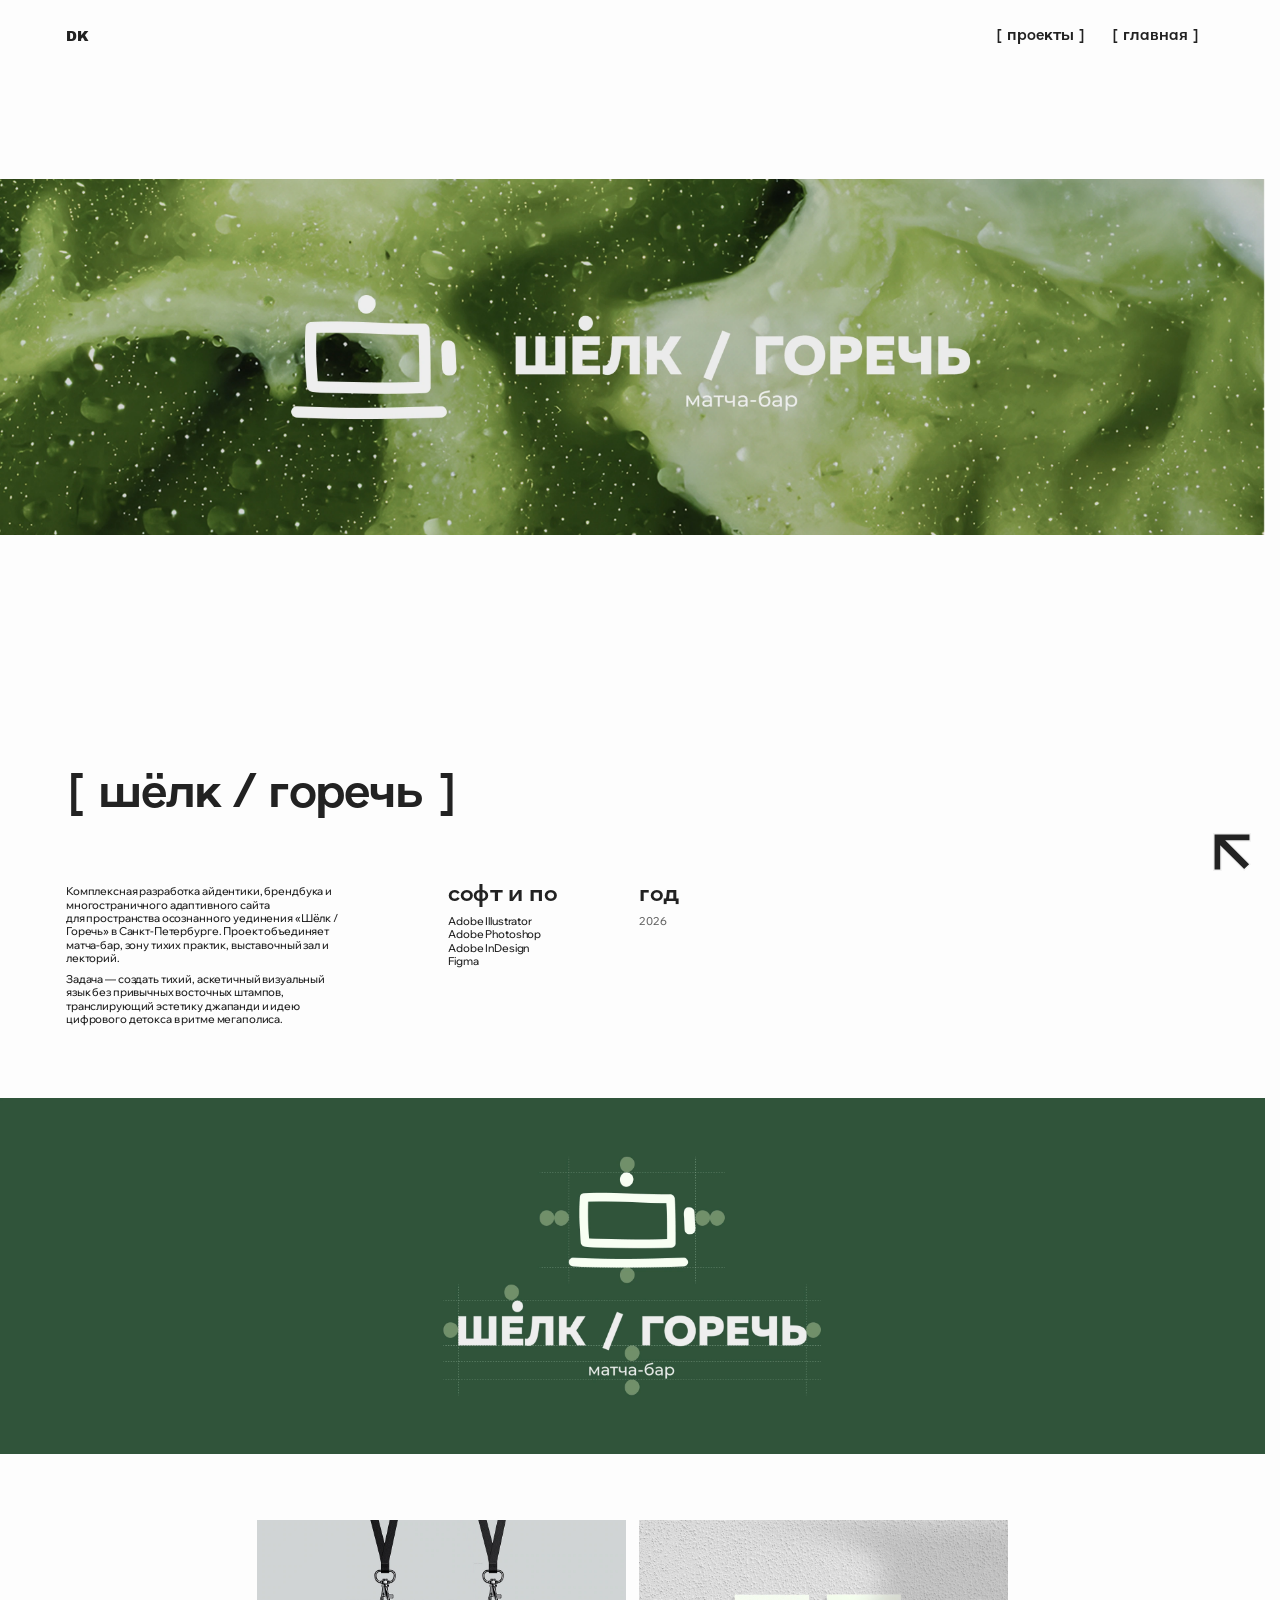
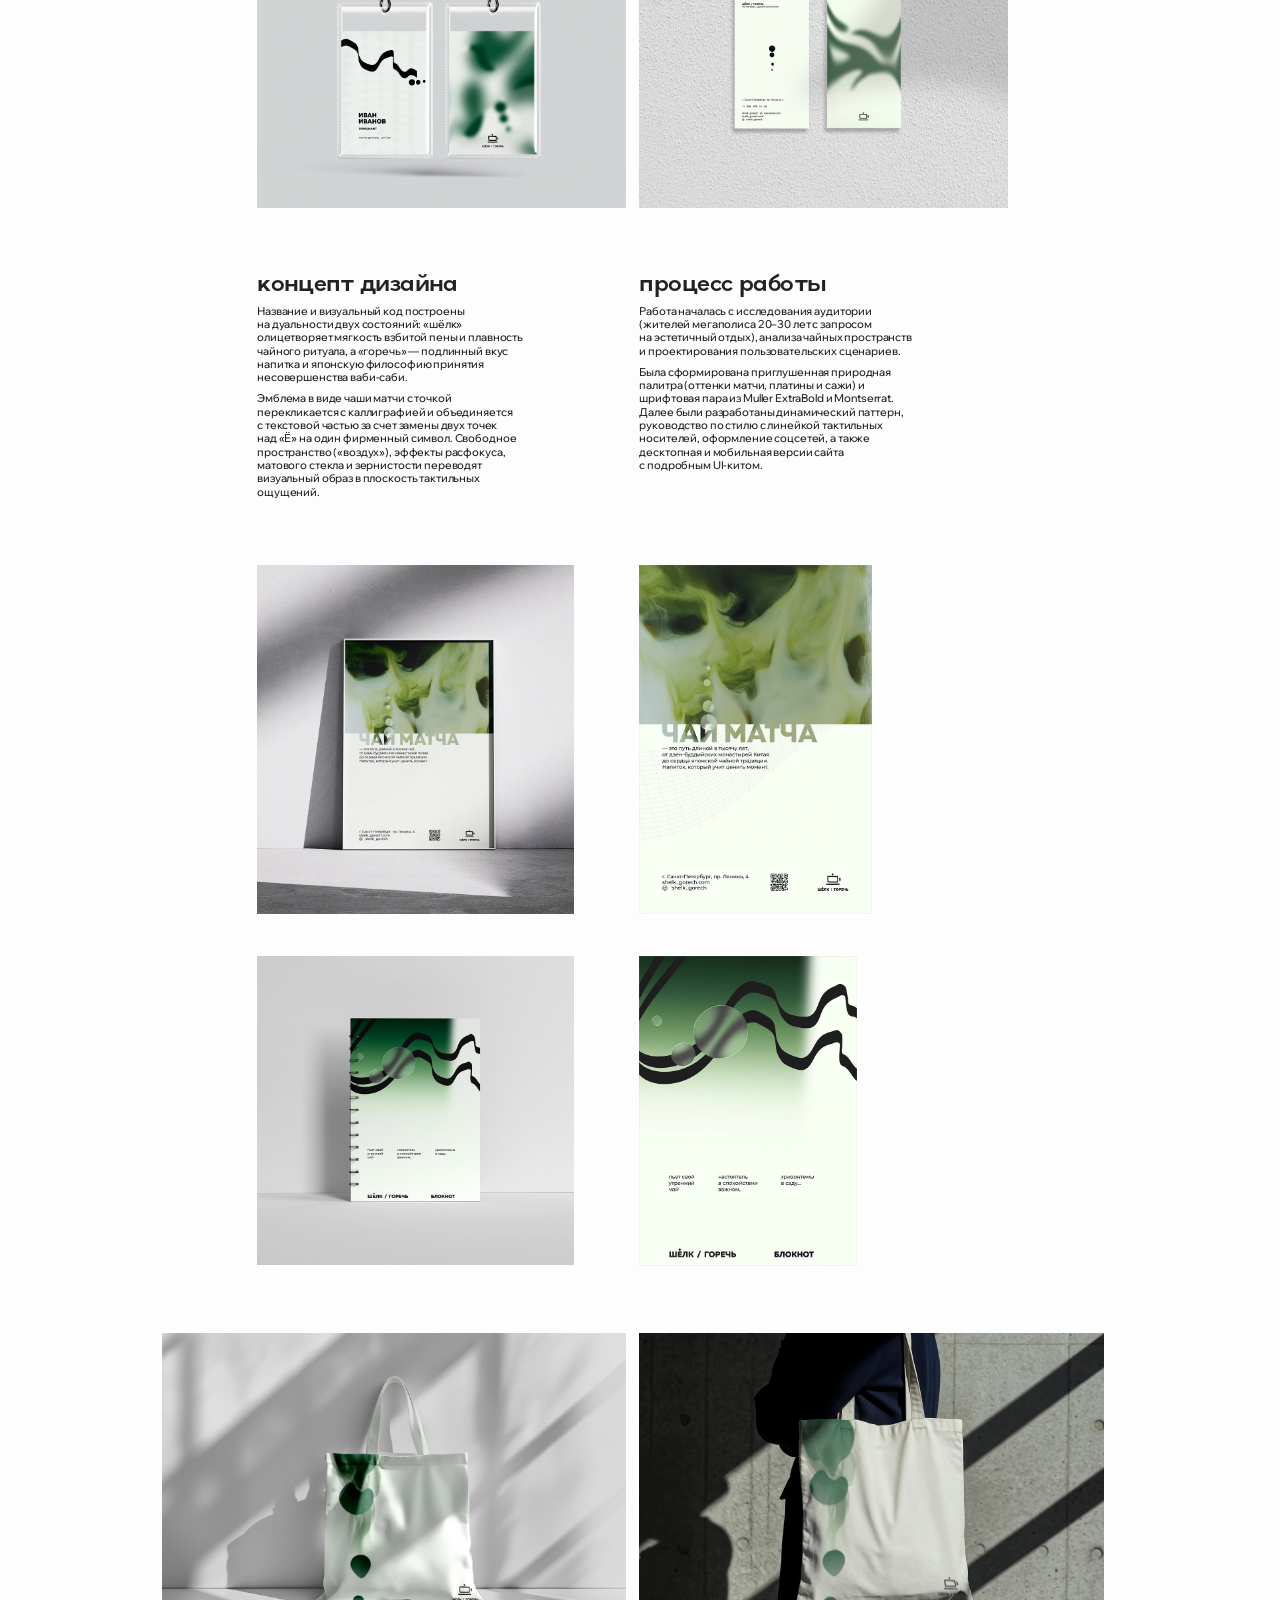
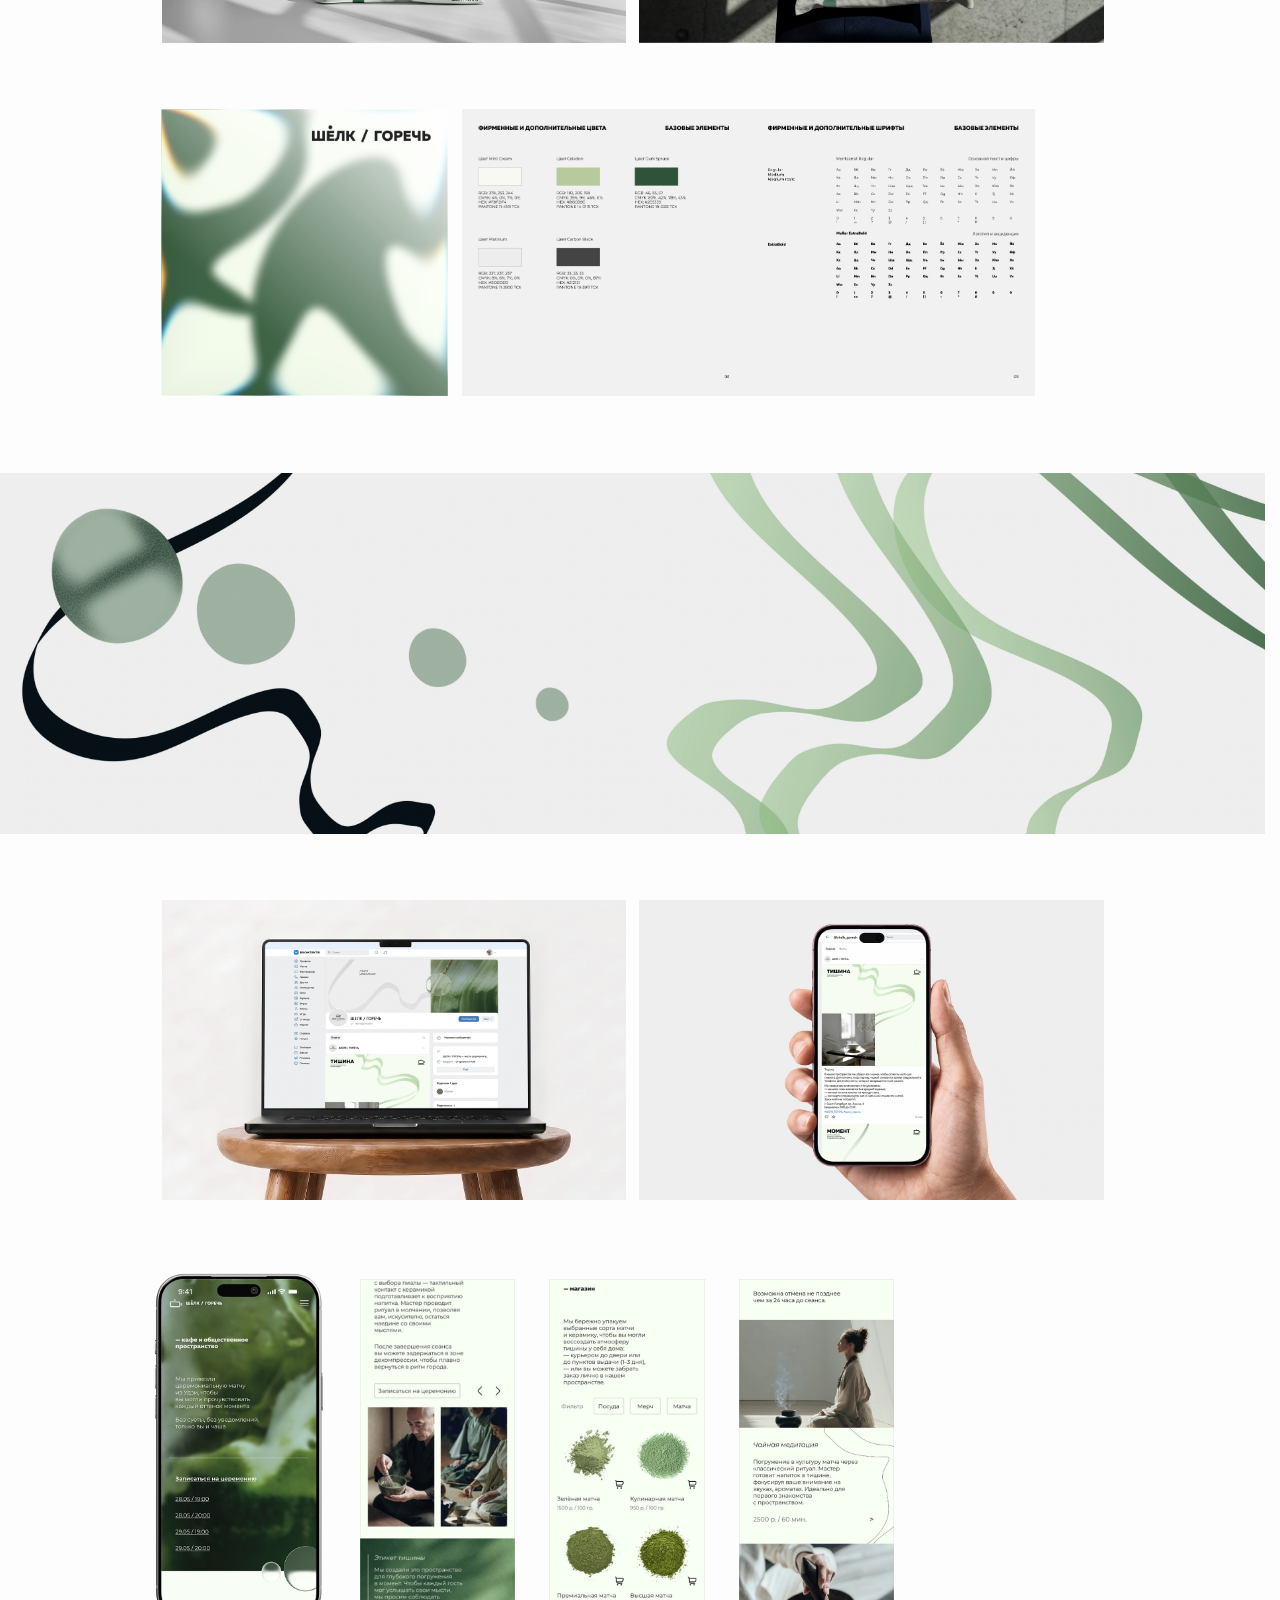
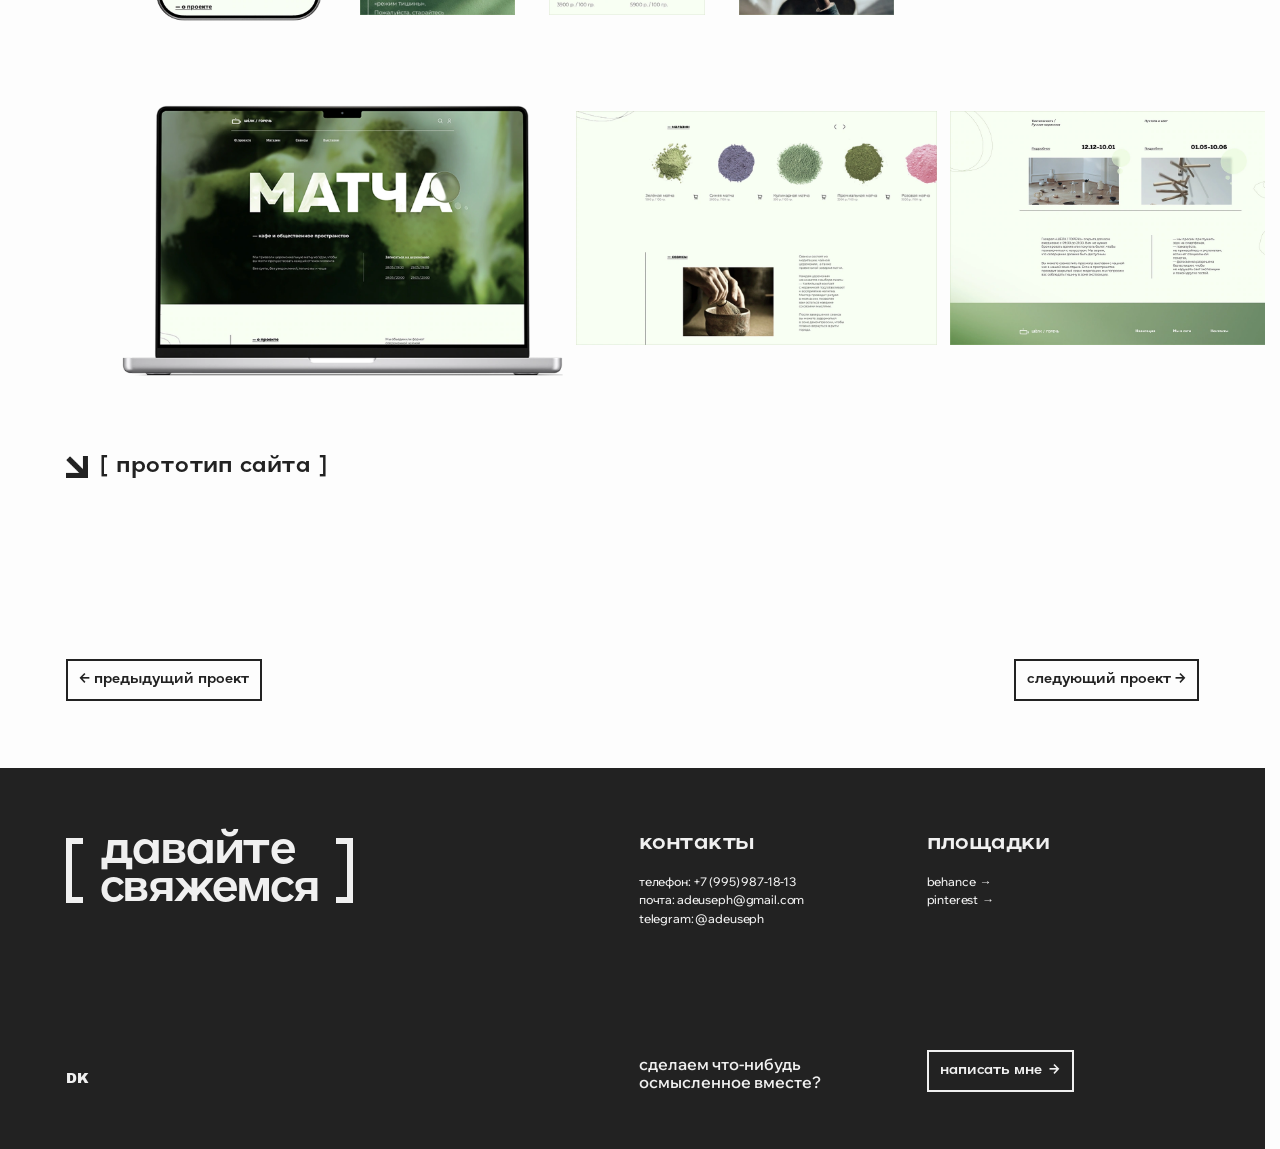
<file: projects/silk-bitterness/index.html>
<!doctype html>
<html lang="ru">
<head>
  <meta charset="utf-8">
  <meta name="viewport" content="width=device-width, initial-scale=1">
  <meta name="description" content="«Шёлк / Горечь» — брендинг, гайдлайн и веб-дизайн для матча-бара.">
  <meta name="theme-color" content="#fdfdfd">
  <title>Шёлк / Горечь — Портфолио DK</title>
  <link rel="icon" type="image/png" sizes="61x61" href="../../assets/project-index/arrow.png">
  <link rel="stylesheet" href="../../styles.css">
  <link rel="stylesheet" href="../../cases.css">
  <link rel="stylesheet" href="../../silk-bitterness.css">
  <script type="module" src="../../case.js"></script>
</head>
<body id="top">
  <header class="site-header layout">
    <span class="monogram" aria-label="DK">DK</span>
    <nav class="site-nav" aria-label="Навигация">
      <a class="brackets" href="../">проекты</a>
      <a class="brackets" href="../../">главная</a>
    </nav>
  </header>

  <main class="case-page silk-case" aria-labelledby="case-title">
    <div class="case-cover">
      <img src="../../assets/silk-bitterness/cover.webp" width="3840" height="1080" alt="«Шёлк / Горечь» — матча-бар" fetchpriority="high">
    </div>

    <header class="case-intro layout">
      <h1 class="section-title brackets" id="case-title">шёлк / горечь</h1>
      <div class="case-grid case-meta">
        <div class="case-copy case-description">
          <p>Комплексная разработка айдентики, брендбука и многостраничного адаптивного сайта для&nbsp;пространства осознанного уединения «Шёлк / Горечь» в&nbsp;Санкт-Петербурге. Проект объединяет матча-бар, зону тихих практик, выставочный зал и лекторий.</p>
          <p>Задача — создать тихий, аскетичный визуальный язык без&nbsp;привычных восточных штампов, транслирующий эстетику джапанди и идею цифрового детокса в&nbsp;ритме мегаполиса.</p>
        </div>
        <section class="case-software" aria-labelledby="case-software-title">
          <h2 class="case-subheading" id="case-software-title">софт и по</h2>
          <ul class="case-copy" role="list">
            <li>Adobe Illustrator</li>
            <li>Adobe Photoshop</li>
            <li>Adobe InDesign</li>
            <li>Figma</li>
          </ul>
        </section>
        <section class="case-year" aria-labelledby="case-year-title">
          <h2 class="case-subheading" id="case-year-title">год</h2>
          <p class="case-copy dates">2026</p>
        </section>
      </div>
    </header>

    <div class="case-content">
      <img class="case-band" src="../../assets/silk-bitterness/logo.webp" width="3840" height="1080" alt="Построение фирменного знака «Шёлк / Горечь»" loading="lazy" decoding="async">

      <div class="case-grid layout silk-stationery">
        <img class="case-media silk-column-3" src="../../assets/silk-bitterness/badge-mockup.webp" width="1120" height="874" alt="Два фирменных бейджа на шнурках" loading="lazy" decoding="async">
        <img class="case-media silk-column-7" src="../../assets/silk-bitterness/card-mockup.webp" width="1120" height="874" alt="Фирменные карточки «Шёлк / Горечь»" loading="lazy" decoding="async">
      </div>

      <div class="case-grid layout case-process">
        <section class="case-concept" aria-labelledby="case-concept-title">
          <h2 class="case-subheading" id="case-concept-title">концепт дизайна</h2>
          <div class="case-copy">
            <p>Название и визуальный код построены на&nbsp;дуальности двух состояний: «шёлк» олицетворяет мягкость взбитой пены и плавность чайного ритуала, а «горечь» — подлинный вкус напитка и японскую философию принятия несовершенства ваби-саби.</p>
            <p>Эмблема в&nbsp;виде чаши матчи с&nbsp;точкой перекликается с&nbsp;каллиграфией и объединяется с&nbsp;текстовой частью за&nbsp;счет замены двух точек над&nbsp;«Ё» на&nbsp;один фирменный символ. Свободное пространство («воздух»), эффекты расфокуса, матового стекла и зернистости переводят визуальный образ в&nbsp;плоскость тактильных ощущений.</p>
          </div>
        </section>
        <section class="case-workflow" aria-labelledby="case-workflow-title">
          <h2 class="case-subheading" id="case-workflow-title">процесс работы</h2>
          <div class="case-copy">
            <p>Работа началась с&nbsp;исследования аудитории (жителей мегаполиса 20–30 лет с&nbsp;запросом на&nbsp;эстетичный отдых), анализа чайных пространств и проектирования пользовательских сценариев.</p>
            <p>Была сформирована приглушенная природная палитра (оттенки матчи, платины и сажи) и шрифтовая пара из&nbsp;Muller ExtraBold и Montserrat. Далее были разработаны динамический паттерн, руководство по&nbsp;стилю с&nbsp;линейкой тактильных носителей, оформление соцсетей, а также десктопная и мобильная версии сайта с&nbsp;подробным UI-китом.</p>
          </div>
        </section>
      </div>

      <div class="case-grid layout silk-prints">
        <img class="case-media silk-column-3 silk-print-mockup" src="../../assets/silk-bitterness/poster-mockup.webp" width="958" height="1054" alt="Плакат о чае матча в интерьере" loading="lazy" decoding="async">
        <img class="case-media silk-column-7 silk-print-sheet" src="../../assets/silk-bitterness/poster.webp" width="702" height="1054" alt="Плакат «Чай матча» крупным планом" loading="lazy" decoding="async">
        <img class="case-media silk-column-3 silk-print-mockup" src="../../assets/silk-bitterness/menu-mockup.webp" width="958" height="932" alt="Обложка меню на стенде" loading="lazy" decoding="async">
        <img class="case-media silk-column-7 silk-print-sheet silk-menu-sheet" src="../../assets/silk-bitterness/menu.webp" width="656" height="932" alt="Обложка меню с фирменными линиями" loading="lazy" decoding="async">
      </div>

      <div class="case-grid layout silk-wide-pair">
        <img class="case-media case-pair-left" src="../../assets/silk-bitterness/tote.webp" width="1410" height="940" alt="Фирменный шопер в интерьере" loading="lazy" decoding="async">
        <img class="case-media case-pair-right" src="../../assets/silk-bitterness/tote-model.webp" width="1410" height="940" alt="Фирменный шопер на модели" loading="lazy" decoding="async">
      </div>

      <section class="case-guideline silk-strip silk-guidelines" aria-label="Гайдлайн">
        <div class="case-guide-scroll" role="region" aria-label="Развороты гайдлайна" tabindex="0">
          <ul class="case-guide-track" role="list">
            <li><img src="../../assets/silk-bitterness/guideline-cover.webp" width="794" height="794" alt="Обложка гайдлайна «Шёлк / Горечь»" loading="lazy" decoding="async"></li>
            <li><img src="../../assets/silk-bitterness/guideline-01.webp" width="1587" height="794" alt="Фирменная палитра, шрифты и типографика" loading="lazy" decoding="async"></li>
            <li><img src="../../assets/silk-bitterness/guideline-02.webp" width="1587" height="794" alt="Фотостиль проекта" loading="lazy" decoding="async"></li>
            <li><img src="../../assets/silk-bitterness/guideline-03.webp" width="1587" height="794" alt="Печатные материалы и макеты карточек" loading="lazy" decoding="async"></li>
            <li><img src="../../assets/silk-bitterness/guideline-04.webp" width="1587" height="794" alt="Описание фирменного приёма и графические элементы" loading="lazy" decoding="async"></li>
          </ul>
        </div>
      </section>

      <img class="case-band" src="../../assets/silk-bitterness/pattern.webp" width="3840" height="1096" alt="Фирменный паттерн из плавных линий и полупрозрачных кругов" loading="lazy" decoding="async">

      <div class="case-grid layout silk-wide-pair">
        <img class="case-media case-pair-left" src="../../assets/silk-bitterness/laptop-in-scene.webp" width="1410" height="910" alt="Макет сайта на ноутбуке" loading="lazy" decoding="async">
        <img class="case-media case-pair-right" src="../../assets/silk-bitterness/phone-in-hand.webp" width="1410" height="910" alt="Мобильный сайт на смартфоне в руке" loading="lazy" decoding="async">
      </div>

      <section class="case-guideline silk-strip silk-phones" aria-label="Мобильная версия сайта">
        <div class="case-guide-scroll" role="region" aria-label="Экраны сайта на смартфоне" tabindex="0">
          <ul class="case-guide-track case-screen-track" role="list">
            <li class="case-screen-frame silk-phone-frame"><img src="../../assets/silk-bitterness/phone.webp" width="518" height="1048" alt="Главная страница сайта на смартфоне" loading="lazy" decoding="async"></li>
            <li><img src="../../assets/silk-bitterness/mobile-main.webp" width="468" height="1014" alt="Мобильная главная страница" loading="lazy" decoding="async"></li>
            <li><img src="../../assets/silk-bitterness/mobile-shop.webp" width="468" height="1014" alt="Мобильная витрина матча-бара" loading="lazy" decoding="async"></li>
            <li><img src="../../assets/silk-bitterness/mobile-sessions.webp" width="468" height="1014" alt="Мобильная страница тихих практик" loading="lazy" decoding="async"></li>
            <li><img src="../../assets/silk-bitterness/mobile-about.webp" width="468" height="1014" alt="Мобильная страница о пространстве и контактах" loading="lazy" decoding="async"></li>
            <li><img src="../../assets/silk-bitterness/mobile-exhibitions.webp" width="468" height="1014" alt="Мобильная страница выставок" loading="lazy" decoding="async"></li>
            <li><img src="../../assets/silk-bitterness/mobile-menu.webp" width="468" height="1014" alt="Меню мобильной версии сайта" loading="lazy" decoding="async"></li>
          </ul>
        </div>
      </section>

      <section class="case-guideline silk-strip silk-laptops" aria-label="Десктопная версия сайта">
        <div class="case-guide-scroll" role="region" aria-label="Экраны сайта на ноутбуке" tabindex="0">
          <ul class="case-guide-track case-screen-track" role="list">
            <li class="case-screen-frame silk-laptop-frame"><img src="../../assets/silk-bitterness/laptop.webp" width="1304" height="814" alt="Главная страница сайта в макете ноутбука" loading="lazy" decoding="async"></li>
            <li><img src="../../assets/silk-bitterness/desktop-main.webp" width="1064" height="688" alt="Главная страница сайта на компьютере" loading="lazy" decoding="async"></li>
            <li><img src="../../assets/silk-bitterness/desktop-exhibitions.webp" width="1064" height="688" alt="Страница выставок на компьютере" loading="lazy" decoding="async"></li>
            <li><img src="../../assets/silk-bitterness/desktop-sessions.webp" width="1062" height="688" alt="Страница тихих практик на компьютере" loading="lazy" decoding="async"></li>
          </ul>
        </div>
      </section>

      <div class="layout">
        <a class="case-prototype" href="https://www.figma.com/design/8H7WY14TIXFWuCRLQ7Nr5V/it-project_layout?node-id=0-1&amp;t=o3OY2F6OlgfwBKwQ-1">
          <span class="case-prototype-arrow" aria-hidden="true"></span>
          <span class="brackets">прототип сайта</span>
        </a>
      </div>
    </div>

    <nav class="layout case-pagination" aria-label="Другие проекты">
      <a class="case-neighbor" href="../curio/" data-case-neighbor="curio" aria-label="Предыдущий проект — Curio">
        <span><span aria-hidden="true">←</span> предыдущий проект</span>
      </a>
      <a class="case-neighbor" href="../hemilink/" data-case-neighbor="hemilink" aria-label="Следующий проект — Hemilink">
        <span>следующий проект <span aria-hidden="true">→</span></span>
      </a>
    </nav>
  </main>

  <footer class="site-footer" id="contacts" aria-labelledby="contacts-title">
    <div class="footer-grid layout">
      <h2 class="section-title footer-title brackets" id="contacts-title"><span>давайте<br>свяжемся</span></h2>
      <section class="footer-contacts" aria-labelledby="contact-links-title">
        <h3 id="contact-links-title">контакты</h3>
        <address>
          <a href="tel:+79959871813">телефон: +7 (995) 987-18-13</a>
          <a href="mailto:adeuseph@gmail.com">почта: adeuseph@gmail.com</a>
          <a href="https://t.me/adeuseph">telegram: @adeuseph</a>
        </address>
      </section>
      <section class="footer-socials" aria-labelledby="socials-title">
        <h3 id="socials-title">площадки</h3>
        <ul role="list">
          <li><a data-social="behance" href="https://www.behance.net/adeuseph">behance <span aria-hidden="true">→</span></a></li>
          <li><a data-social="pinterest" href="https://pin.it/48J7CVBKO">pinterest <span aria-hidden="true">→</span></a></li>
        </ul>
      </section>
      <a class="monogram footer-monogram" href="#top" aria-label="DK, наверх">DK</a>
      <p class="footer-invite">сделаем что-нибудь<br>осмысленное вместе?</p>
      <a class="contact-button" href="mailto:adeuseph@gmail.com" data-contact-open><span>написать мне <span aria-hidden="true">→</span></span></a>
    </div>
  </footer>

  <a class="back-to-top" href="#top" aria-label="Наверх" title="Наверх"></a>

  <dialog class="contact-dialog" id="contact-dialog" aria-labelledby="dialog-title">
    <form method="dialog" class="dialog-dismiss">
      <button type="submit" aria-label="Закрыть форму" autofocus>×</button>
    </form>
    <h2 class="section-title brackets" id="dialog-title">напишите мне</h2>
    <p>Оставьте почту или другой контакт, чтобы я могла ответить.</p>
    <form class="contact-form">
      <label>Имя <input type="text" name="name" autocomplete="name" maxlength="100"></label>
      <label>Почта или другой контакт <input type="text" name="contact" required pattern=".*\S.*" maxlength="150" placeholder="Email, Telegram или телефон"></label>
      <label>Сообщение <textarea name="message" rows="3" maxlength="1500"></textarea></label>
      <button type="submit" class="form-submit brackets">открыть письмо</button>
      <p class="form-note">Форма составит письмо для&nbsp;отправки через&nbsp;вашу почту.</p>
    </form>
  </dialog>
</body>
</html>
</file>
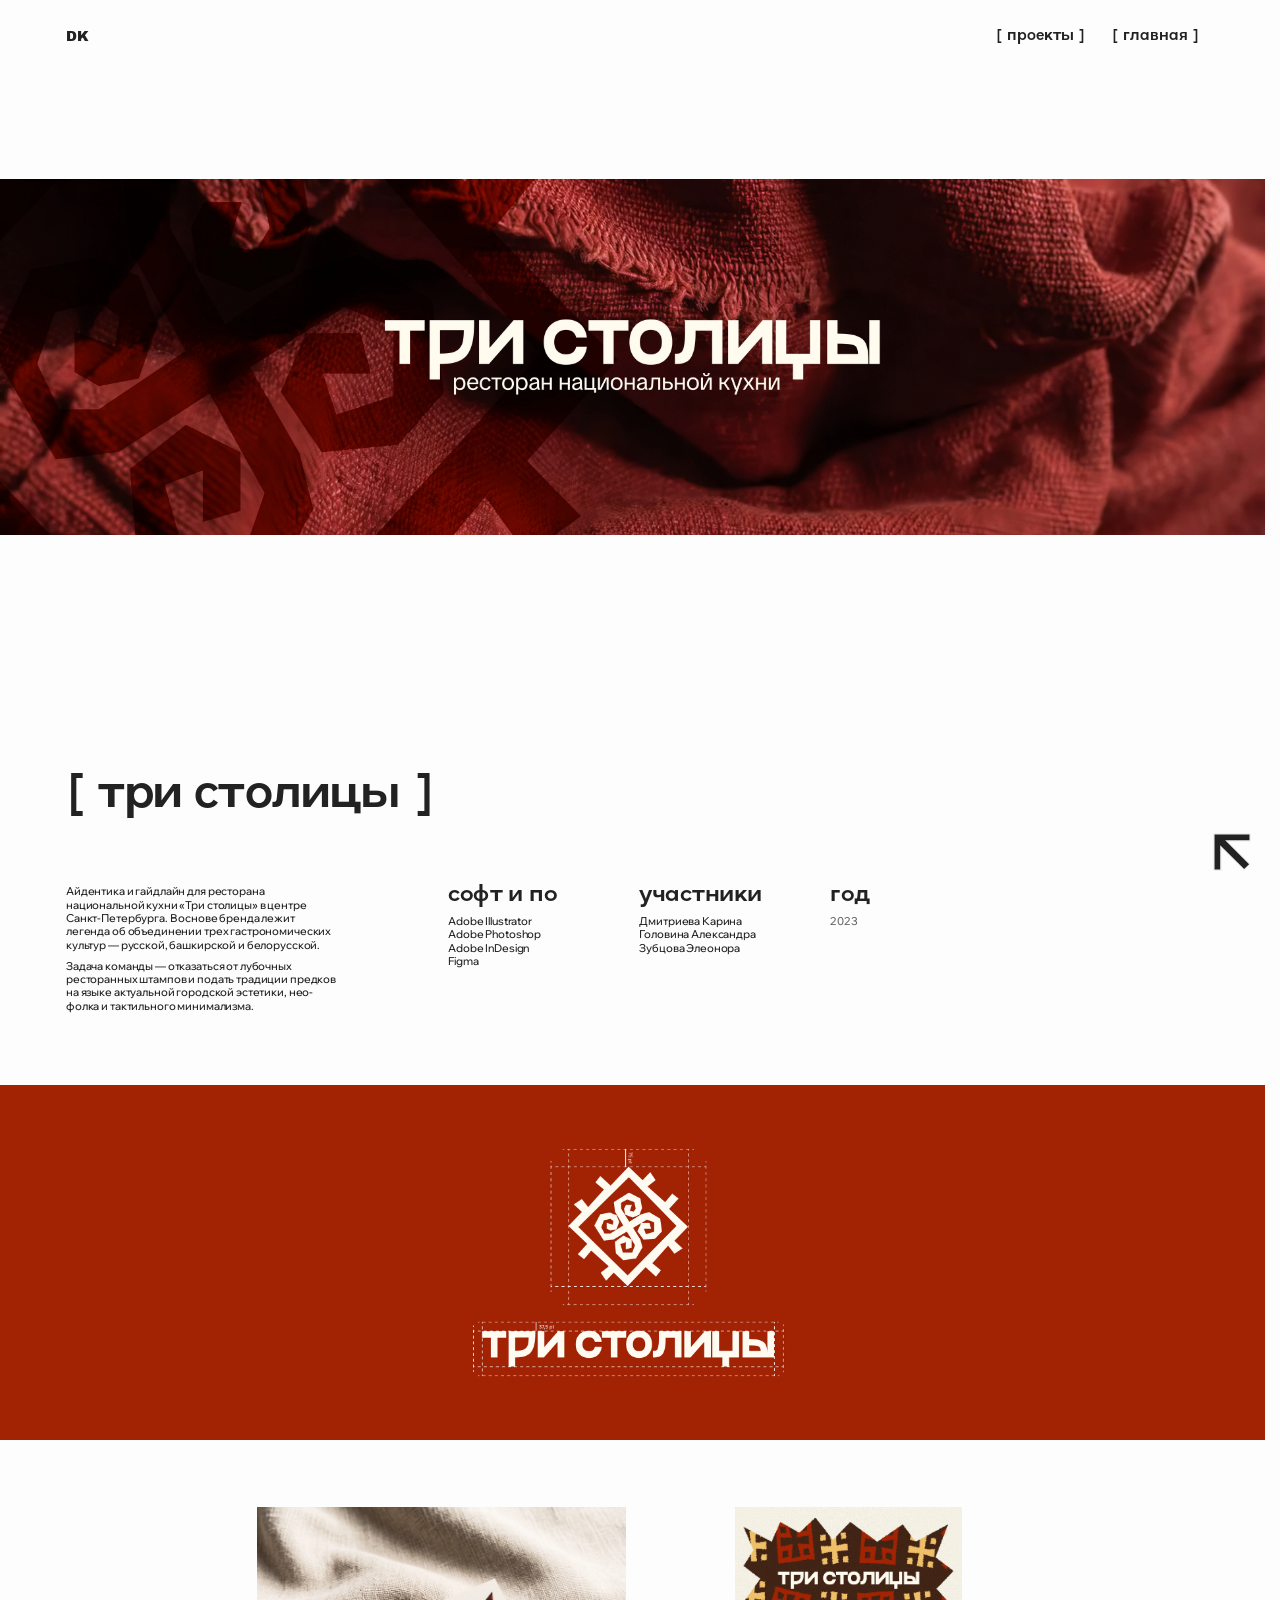
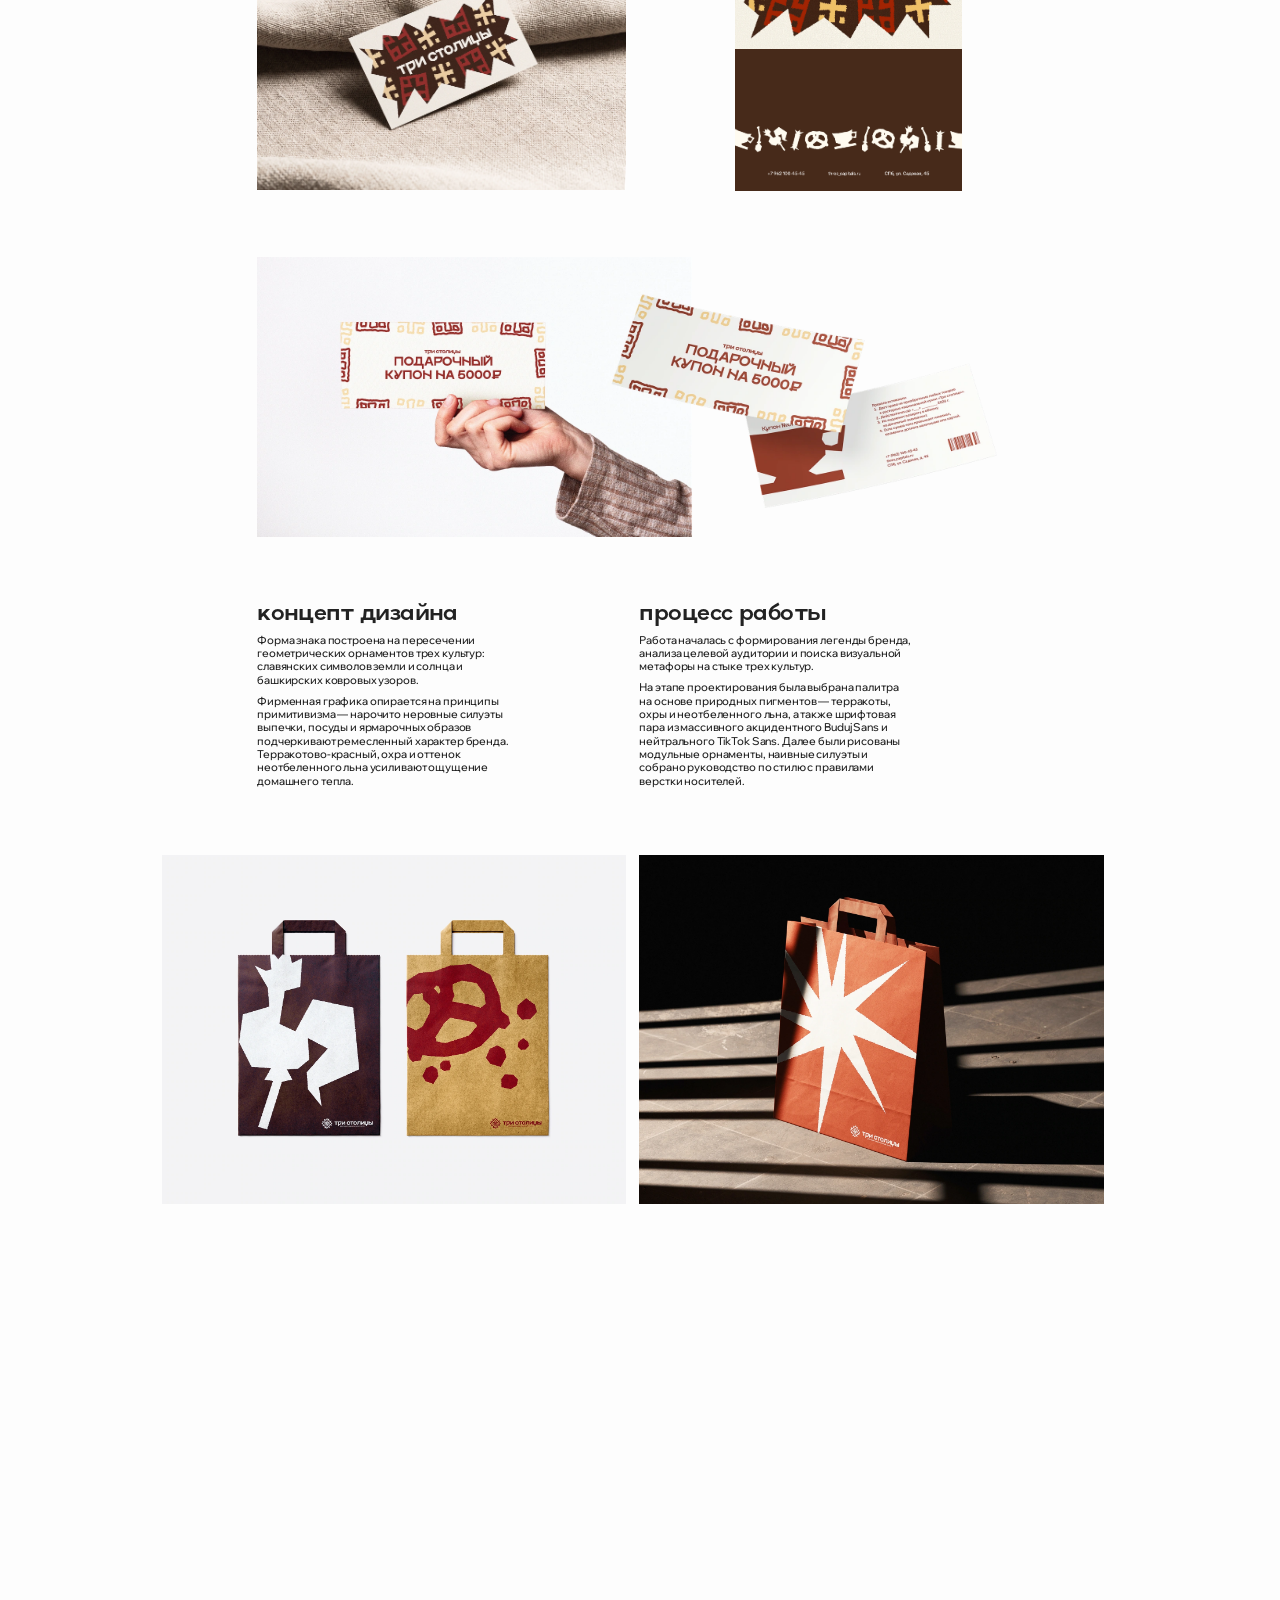
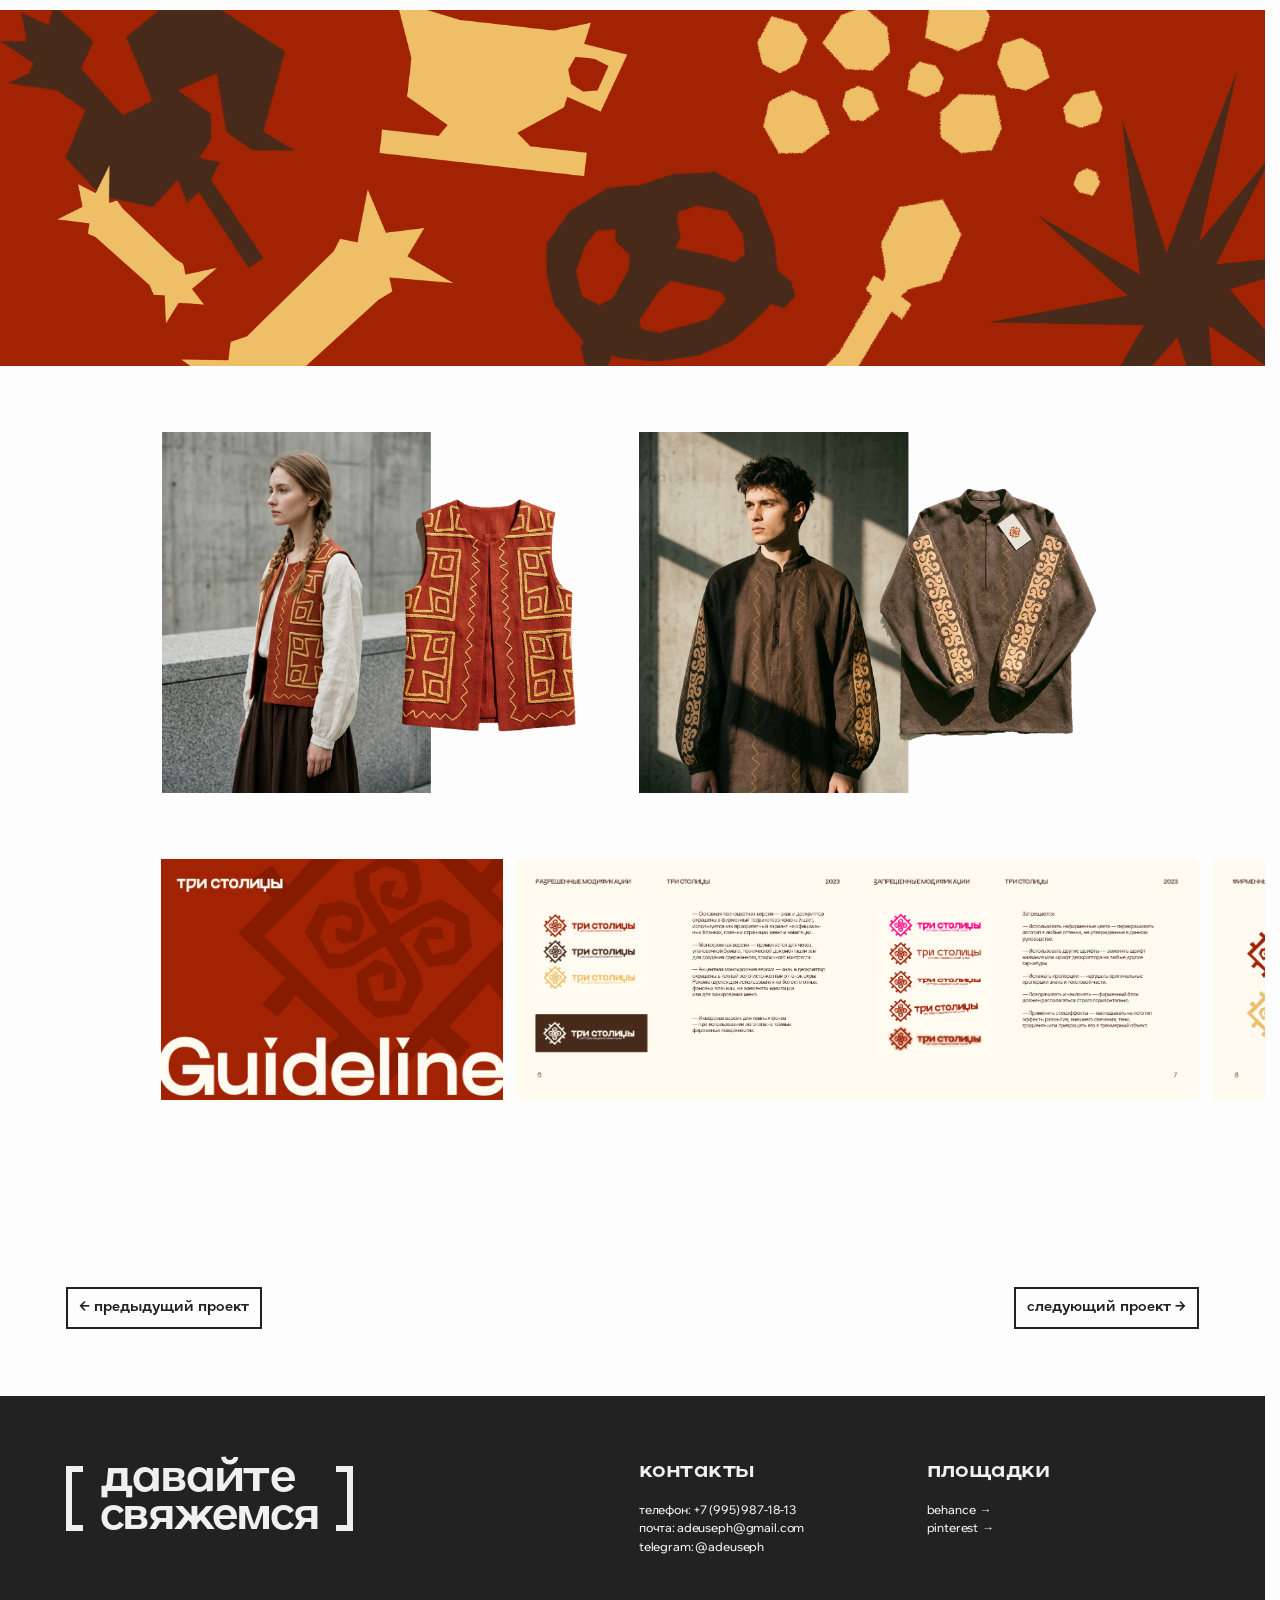
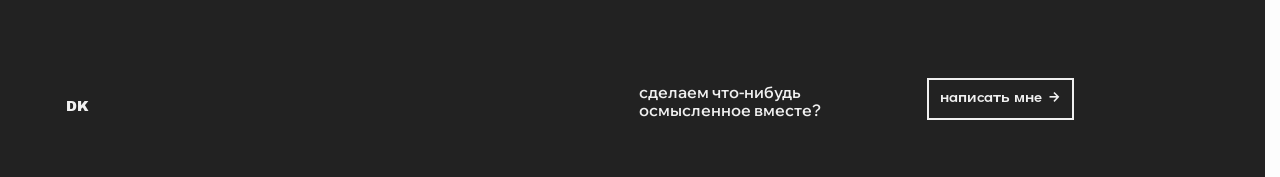
<file: projects/three-capitals/index.html>
<!doctype html>
<html lang="ru">
<head>
  <meta charset="utf-8">
  <meta name="viewport" content="width=device-width, initial-scale=1">
  <meta name="description" content="«Три столицы» — айдентика, гайдлайн и мерч для ресторана национальной кухни.">
  <meta name="theme-color" content="#fdfdfd">
  <title>Три столицы — Портфолио DK</title>
  <link rel="icon" type="image/png" sizes="61x61" href="../../assets/project-index/arrow.png">
  <link rel="stylesheet" href="../../styles.css">
  <link rel="stylesheet" href="../../cases.css">
  <script type="module" src="../../case.js"></script>
</head>
<body id="top">
  <header class="site-header layout">
    <span class="monogram" aria-label="DK">DK</span>
    <nav class="site-nav" aria-label="Навигация">
      <a class="brackets" href="../">проекты</a>
      <a class="brackets" href="../../">главная</a>
    </nav>
  </header>

  <main class="case-page" aria-labelledby="case-title">
    <div class="case-cover">
      <img src="../../assets/three-capitals/cover.webp" width="3840" height="1080" alt="Три столицы — ресторан национальной кухни" fetchpriority="high">
    </div>

    <header class="case-intro layout">
      <h1 class="section-title brackets" id="case-title">три столицы</h1>
      <div class="case-grid case-meta">
        <div class="case-copy case-description">
          <p>Айдентика и гайдлайн для&nbsp;ресторана национальной кухни «Три столицы» в&nbsp;центре Санкт-Петербурга. В&nbsp;основе бренда лежит легенда об&nbsp;объединении трех гастрономических культур — русской, башкирской и белорусской.</p>
          <p>Задача команды — отказаться от&nbsp;лубочных ресторанных штампов и подать традиции предков на&nbsp;языке актуальной городской эстетики, нео-фолка и тактильного минимализма.</p>
        </div>
        <section class="case-software" aria-labelledby="case-software-title">
          <h2 class="case-subheading" id="case-software-title">софт и по</h2>
          <ul class="case-copy" role="list">
            <li>Adobe Illustrator</li>
            <li>Adobe Photoshop</li>
            <li>Adobe InDesign</li>
            <li>Figma</li>
          </ul>
        </section>
        <section class="case-team" aria-labelledby="case-team-title">
          <h2 class="case-subheading" id="case-team-title">участники</h2>
          <ul class="case-copy" role="list">
            <li>Дмитриева Карина</li>
            <li>Головина Александра</li>
            <li>Зубцова Элеонора</li>
          </ul>
        </section>
        <section class="case-year" aria-labelledby="case-year-title">
          <h2 class="case-subheading" id="case-year-title">год</h2>
          <p class="case-copy dates">2023</p>
        </section>
      </div>
    </header>

    <div class="case-content">
      <img class="case-band" src="../../assets/three-capitals/logo.webp" width="3840" height="1080" alt="Фирменный знак и логотип «Три столицы» с построением по сетке" loading="lazy" decoding="async">

      <div class="case-grid layout case-stationery">
        <img class="case-media case-business-card" src="../../assets/three-capitals/business-card.webp" width="1600" height="1234" alt="Визитка «Три столицы» на ткани" loading="lazy" decoding="async">
        <div class="case-print">
          <img src="../../assets/three-capitals/card-front.webp" width="1150" height="719" alt="Лицевая сторона визитки с логотипом и орнаментом" loading="lazy" decoding="async">
          <img src="../../assets/three-capitals/card-back.webp" width="1150" height="719" alt="Оборот визитки с контактами и фирменной графикой" loading="lazy" decoding="async">
        </div>
      </div>

      <div class="case-grid layout">
        <img class="case-media case-vouchers" src="../../assets/three-capitals/vouchers.webp" width="1920" height="716" alt="Подарочные купоны «Трёх столиц»" loading="lazy" decoding="async">
      </div>

      <div class="case-grid layout case-process">
        <section class="case-concept" aria-labelledby="case-concept-title">
          <h2 class="case-subheading" id="case-concept-title">концепт дизайна</h2>
          <div class="case-copy">
            <p>Форма знака построена на&nbsp;пересечении геометрических орнаментов трех культур: славянских символов земли и солнца и башкирских ковровых узоров.</p>
            <p>Фирменная графика опирается на&nbsp;принципы примитивизма — нарочито неровные силуэты выпечки, посуды и ярмарочных образов подчеркивают ремесленный характер бренда. Терракотово-красный, охра и оттенок неотбеленного льна усиливают ощущение домашнего тепла.</p>
          </div>
        </section>
        <section class="case-workflow" aria-labelledby="case-workflow-title">
          <h2 class="case-subheading" id="case-workflow-title">процесс работы</h2>
          <div class="case-copy">
            <p>Работа началась с&nbsp;формирования легенды бренда, анализа целевой аудитории и поиска визуальной метафоры на&nbsp;стыке трех культур.</p>
            <p>На&nbsp;этапе проектирования была выбрана палитра на&nbsp;основе природных пигментов — терракоты, охры и неотбеленного льна, а также шрифтовая пара из&nbsp;массивного акцидентного Buduj Sans и нейтрального TikTok Sans. Далее были рисованы модульные орнаменты, наивные силуэты и собрано руководство по&nbsp;стилю с&nbsp;правилами верстки носителей.</p>
          </div>
        </section>
      </div>

      <div class="case-grid layout case-bags">
        <img class="case-media case-pair-left" src="../../assets/three-capitals/tote-bags.webp" width="1600" height="1201" alt="Два шопера с фирменной графикой" loading="lazy" decoding="async">
        <img class="case-media case-pair-right" src="../../assets/three-capitals/paper-bag.webp" width="1600" height="1201" alt="Терракотовый бумажный пакет с белым знаком" loading="lazy" decoding="async">
      </div>

      <div class="case-grid layout case-tableware">
        <img class="case-media case-plate-large" src="../../assets/three-capitals/plate-closeup.webp" width="1600" height="942" alt="Тарелка с орнаментом, крупный план" loading="lazy" decoding="async">
        <img class="case-media case-plate-small" src="../../assets/three-capitals/plate-overhead.webp" width="1200" height="1200" alt="Тарелка с орнаментом, вид сверху" loading="lazy" decoding="async">
      </div>

      <img class="case-band" src="../../assets/three-capitals/pattern.webp" width="3840" height="1080" alt="Фирменный паттерн с силуэтами выпечки и посуды" loading="lazy" decoding="async">

      <div class="case-grid layout case-apparel">
        <img class="case-media case-pair-left" src="../../assets/three-capitals/vest.webp" width="1290" height="1086" alt="Жилет с орнаментом, отдельно и на модели" loading="lazy" decoding="async">
        <img class="case-media case-pair-right" src="../../assets/three-capitals/jacket.webp" width="1398" height="1086" alt="Куртка с орнаментом, отдельно и на модели" loading="lazy" decoding="async">
      </div>

      <section class="case-guideline capitals-guidelines" aria-label="Гайдлайн">
        <div class="case-guide-scroll" role="region" aria-label="Развороты гайдлайна" tabindex="0">
          <ul class="case-guide-track" role="list">
            <li><img src="../../assets/three-capitals/guideline-cover.webp" width="794" height="559" alt="Обложка гайдлайна «Три столицы»" loading="lazy" decoding="async"></li>
            <li><img src="../../assets/three-capitals/guideline-01.webp" width="1587" height="559" alt="Разрешенные и запрещенные модификации знака" loading="lazy" decoding="async"></li>
            <li><img src="../../assets/three-capitals/guideline-02.webp" width="1587" height="559" alt="Фирменные цвета и шрифты" loading="lazy" decoding="async"></li>
            <li><img src="../../assets/three-capitals/guideline-03.webp" width="1587" height="559" alt="Фотостиль" loading="lazy" decoding="async"></li>
            <li><img src="../../assets/three-capitals/guideline-04.webp" width="1587" height="559" alt="Оформление визитки" loading="lazy" decoding="async"></li>
          </ul>
        </div>
      </section>
    </div>

    <nav class="layout case-pagination" aria-label="Другие проекты">
      <a class="case-neighbor" href="../hemilink/" data-case-neighbor="hemilink" aria-label="Предыдущий проект — Hemilink">
        <span><span aria-hidden="true">←</span> предыдущий проект</span>
      </a>
      <a class="case-neighbor" href="../asiantalk/" data-case-neighbor="asiantalk" aria-label="Следующий проект — Asiantalk">
        <span>следующий проект <span aria-hidden="true">→</span></span>
      </a>
    </nav>
  </main>

  <footer class="site-footer" id="contacts" aria-labelledby="contacts-title">
    <div class="footer-grid layout">
      <h2 class="section-title footer-title brackets" id="contacts-title"><span>давайте<br>свяжемся</span></h2>
      <section class="footer-contacts" aria-labelledby="contact-links-title">
        <h3 id="contact-links-title">контакты</h3>
        <address>
          <a href="tel:+79959871813">телефон: +7 (995) 987-18-13</a>
          <a href="mailto:adeuseph@gmail.com">почта: adeuseph@gmail.com</a>
          <a href="https://t.me/adeuseph">telegram: @adeuseph</a>
        </address>
      </section>
      <section class="footer-socials" aria-labelledby="socials-title">
        <h3 id="socials-title">площадки</h3>
        <ul role="list">
          <li><a data-social="behance" href="https://www.behance.net/adeuseph">behance <span aria-hidden="true">→</span></a></li>
          <li><a data-social="pinterest" href="https://pin.it/48J7CVBKO">pinterest <span aria-hidden="true">→</span></a></li>
        </ul>
      </section>
      <a class="monogram footer-monogram" href="#top" aria-label="DK, наверх">DK</a>
      <p class="footer-invite">сделаем что-нибудь<br>осмысленное вместе?</p>
      <a class="contact-button" href="mailto:adeuseph@gmail.com" data-contact-open><span>написать мне <span aria-hidden="true">→</span></span></a>
    </div>
  </footer>

  <a class="back-to-top" href="#top" aria-label="Наверх" title="Наверх"></a>

  <dialog class="contact-dialog" id="contact-dialog" aria-labelledby="dialog-title">
    <form method="dialog" class="dialog-dismiss">
      <button type="submit" aria-label="Закрыть форму" autofocus>×</button>
    </form>
    <h2 class="section-title brackets" id="dialog-title">напишите мне</h2>
    <p>Оставьте почту или другой контакт, чтобы я могла ответить.</p>
    <form class="contact-form">
      <label>Имя <input type="text" name="name" autocomplete="name" maxlength="100"></label>
      <label>Почта или другой контакт <input type="text" name="contact" required pattern=".*\S.*" maxlength="150" placeholder="Email, Telegram или телефон"></label>
      <label>Сообщение <textarea name="message" rows="3" maxlength="1500"></textarea></label>
      <button type="submit" class="form-submit brackets">открыть письмо</button>
      <p class="form-note">Форма составит письмо для&nbsp;отправки через&nbsp;вашу почту.</p>
    </form>
  </dialog>
</body>
</html>
</file>
<file: styles.css>
@font-face {
  font-family: "Archivo Black";
  src: url("./assets/archivo-black.woff2") format("woff2");
  font-style: normal;
  font-weight: 400;
  font-display: swap;
}

@font-face {
  font-family: "Wix Madefor Display";
  src: url("./assets/wix-latin.woff2") format("woff2");
  font-style: normal;
  font-weight: 400 800;
  font-display: swap;
}

@font-face {
  font-family: "Wix Madefor Display";
  src: url("./assets/wix-cyrillic.woff2") format("woff2");
  font-style: normal;
  font-weight: 400 800;
  font-display: swap;
  unicode-range: U+0301, U+0400-045F, U+0490-0491, U+04B0-04B1, U+2116;
}

@font-face {
  font-family: "Handil Pro";
  src: url("./assets/handil-pro-medium.otf") format("opentype");
  font-style: normal;
  font-weight: 500;
  font-display: swap;
}

:root {
  color-scheme: light;
  --paper: #fdfdfd;
  --ink: #222222;
  --blue: #234dce;
  --blue-pressed: #142b80;
  --display: "Handil Pro", "Wix Madefor Display", Arial, sans-serif;
  --body: "Wix Madefor Display", Arial, sans-serif;
  --archivo: "Archivo Black", "Arial Black", sans-serif;
  font-family: var(--body);
  color: var(--ink);
  background: var(--paper);
}

*, *::before, *::after { box-sizing: border-box; }
html { scroll-behavior: smooth; scrollbar-gutter: stable; }
body { margin: 0; overflow-x: clip; }
main { --copy-size-reduction: 1px; }
[hidden] { display: none !important; }
a { color: inherit; text-decoration: none; }
button, input, textarea { font: inherit; }
button { cursor: pointer; }
p, figure, h1, h2, h3, ul { margin: 0; }
ul { list-style: none; padding: 0; }
img { max-width: 100%; }
:focus-visible { outline: 2px solid var(--blue); outline-offset: 5px; }
::selection { color: var(--ink); background: #cbd8ff; }

.visually-hidden {
  position: absolute;
  width: 1px;
  height: 1px;
  overflow: hidden;
  clip-path: inset(50%);
  white-space: nowrap;
}

.layout {
  width: min(89.6%, 1500px);
  margin-inline: auto;
  container-type: inline-size;
}

.site-header {
  position: relative;
  z-index: 2;
  display: flex;
  align-items: center;
  justify-content: space-between;
  padding-block: 17px;
}

.monogram, .hero-caption { font: 400 0.875rem/1 var(--archivo); }
.monogram { display: inline-flex; align-items: center; min-height: 40px; }
.site-nav { display: flex; gap: clamp(12px, 2.1vw, 33px); }
.site-nav a {
  display: inline-flex;
  align-items: center;
  min-height: 40px;
  font: 500 0.9rem/1 var(--display);
}

.brackets {
  --bracket-gap: 0.36em;
  display: inline-flex;
  align-items: center;
  gap: var(--bracket-gap);
}

.brackets::before { content: "["; }
.brackets::after { content: "]"; }

.hero {
  position: relative;
  isolation: isolate;
  margin-top: max(32px, calc(12.65cqw - 74px));
}

.hero-caption { position: relative; font-size: 1.0625rem; margin-bottom: 0.38em; }
.wordmark {
  position: relative;
  width: 85.5%;
  aspect-ratio: 2.045;
  font-weight: 400;
}

.wordmark canvas {
  position: absolute;
  inset: 0;
  display: block;
  width: 100%;
  height: 100%;
  opacity: 0;
  pointer-events: none;
  transition: opacity 460ms ease-out;
}

.wordmark.is-revealed canvas { opacity: 1; transition-duration: 190ms; }
.wordmark-image { display: block; width: 100%; height: 100%; }

.hero-art {
  position: absolute;
  z-index: -1;
  top: -14.1cqw;
  left: 36.5%;
  width: 65.2%;
  max-width: none;
  height: auto;
  pointer-events: none;
}

.about { margin-top: 11.65cqw; scroll-margin-top: 24px; }
.section-title {
  font: 500 clamp(2rem, 4cqw, 4.1rem)/0.98 var(--display);
  letter-spacing: -0.042em;
}

.about-grid {
  --hello-width: clamp(5.3rem, 9.3cqw, 8rem);
  --hello-gap: 0.2rem;
  display: grid;
  grid-template-columns: minmax(0, 54%) minmax(0, 1fr);
  gap: 5%;
  margin-top: 5.1cqw;
}

.credentials {
  display: grid;
  grid-template-columns: repeat(2, minmax(0, 1fr));
  align-items: start;
  align-content: start;
  gap: 3.95cqw 1.4cqw;
  padding: calc(var(--hello-width) * 118 / 320 + var(--hello-gap)) 0 0 2.9cqw;
}

.credential {
  display: grid;
  grid-template-columns: 4.4cqw minmax(0, 1fr);
  align-items: center;
  gap: 1.25cqw;
}
.credential h3, .profile h3, .footer-grid h3, .project-name, .case-subheading {
  font: 500 clamp(1.06rem, 1.94cqw, 1.85rem)/1.04 var(--display);
  letter-spacing: -0.025em;
}
.credential p, .credential ul, .profile-copy, .projects p, .footer-contacts address, .footer-socials ul, .project-details, .case-copy {
  font-size: calc(clamp(0.75rem, 1.07cqw, 1rem) - var(--copy-size-reduction, 0px));
  line-height: 1.2;
  letter-spacing: -0.012em;
  font-weight: 500;
}

.credential h3 + * { margin-top: 0.62em; }
.credential p + p, .profile-copy p + p { margin-top: 0.68em; }
.dates, .project-year { color: #646464; }
.credential-icon {
  display: block;
  width: 100%;
  height: auto;
  aspect-ratio: 1;
  object-fit: contain;
}

.profile { min-width: 0; }
.hello {
  display: block;
  width: var(--hello-width);
  height: auto;
  margin-bottom: var(--hello-gap);
}
.profile-copy { max-width: 27cqw; margin-top: 0.62em; }
.profile-visual {
  position: relative;
  width: 78%;
  margin-top: 1.75cqw;
  padding-bottom: 6cqw;
}

.portrait { display: block; width: 75%; height: auto; }
.portrait-mark {
  position: absolute;
  right: 0;
  bottom: 0;
  width: 52%;
  height: auto;
}

.projects {
  margin-top: 5.3cqw;
  padding-bottom: 11.5cqw;
  scroll-margin-top: 24px;
}

.projects-link {
  display: inline-block;
  width: 7.1em;
  max-width: 100%;
  vertical-align: top;
}
.projects-label { display: block; width: 100%; height: auto; }
.projects p { max-width: 33cqw; margin-top: 1.2cqw; }

.site-footer {
  --footer-ink: #f0f0f0;
  background: var(--ink);
  color: var(--footer-ink);
}
.footer-grid {
  display: grid;
  grid-template-columns: 2.045fr 1fr 1fr;
  align-items: start;
  column-gap: 1.15cqw;
  row-gap: 9.5cqw;
  padding-block: 5.1cqw 4.5cqw;
}

.footer-title { justify-self: start; line-height: 0.83; }
.footer-title::before, .footer-title::after {
  content: "";
  flex: none;
  width: 0.38em;
  height: 1.43em;
  border: 0.14em solid currentColor;
}
.footer-title::before { border-right-width: 0; }
.footer-title::after { border-left-width: 0; }
.footer-grid h3 { margin-bottom: 0.75em; }
.footer-contacts address { font-style: normal; }
.footer-contacts a, .footer-socials a { display: block; width: fit-content; padding-block: 2px; }
.footer-socials a span { margin-left: 0.15em; }
.footer-invite { align-self: end; font: 600 clamp(0.95rem, 1.38cqw, 1.35rem)/1.14 var(--body); }
.footer-monogram { align-self: end; min-height: 25px; }
.contact-button {
  display: inline-flex;
  align-items: center;
  justify-self: start;
  min-height: 42px;
  border: 2px solid currentColor;
  padding: 0.55em 0.87em;
  font: 500 clamp(0.86rem, 1.2cqw, 1.1rem)/1 var(--display);
  transition: background 150ms ease, color 150ms ease;
}
.contact-button span span { margin-left: 0.2em; }
.site-footer :focus-visible { outline-color: #b8c7ff; }

.back-to-top {
  position: fixed;
  right: calc(clamp(0.75rem, 2vw, 1.5rem) + env(safe-area-inset-right, 0px));
  bottom: calc(clamp(0.75rem, 2vw, 1.5rem) + env(safe-area-inset-bottom, 0px));
  z-index: 3;
  display: grid;
  place-items: center;
  width: 3rem;
  height: 3rem;
  color: var(--ink);
}

.back-to-top::before, .back-to-top::after {
  content: "";
  grid-area: 1 / 1;
  width: clamp(1.95rem, 3vw, 2.375rem);
  aspect-ratio: 1;
  transform: rotate(0.5turn);
}
.back-to-top::before {
  background: #f0f0f0;
  clip-path: polygon(0 18%, 18% 0, 77% 59%, 77% 0, 100% 0, 100% 100%, 0 100%, 0 77%, 59% 77%);
}
.back-to-top::after {
  background: currentColor;
  clip-path: polygon(5% 18%, 18% 5%, 81% 68%, 81% 4%, 96% 4%, 96% 96%, 4% 96%, 4% 81%, 68% 81%);
}

.contact-dialog {
  width: min(100% - 2rem, 31rem);
  max-height: 90dvh;
  margin: auto;
  padding: clamp(1.25rem, 5vw, 2.25rem);
  color: var(--ink);
  background: var(--paper);
  border: 1px solid var(--ink);
}
.contact-dialog::backdrop { background: rgb(15 19 28 / 59%); }
body:has(.contact-dialog[open]) { overflow: hidden; }
.contact-dialog .section-title { font-size: clamp(1.65rem, 5vw, 2.2rem); padding-right: 2rem; }
.contact-dialog > p { margin-top: 0.75rem; }
.dialog-dismiss { position: absolute; top: 0.55rem; right: 0.55rem; }
.dialog-dismiss button {
  width: 42px;
  height: 42px;
  border: none;
  background: transparent;
  color: inherit;
  font-size: 1.7rem;
}
.contact-form { display: grid; gap: 0.9rem; margin-top: 1.35rem; }
.contact-form label { display: grid; gap: 0.35rem; font-weight: 650; }
.contact-form input, .contact-form textarea {
  width: 100%;
  padding: 0.65rem 0.7rem;
  border: 1px solid #777d87;
  border-radius: 0;
  color: inherit;
  background: white;
  font-weight: 500;
  font-size: 1rem;
}
.contact-form textarea { resize: vertical; }
.contact-form ::placeholder { color: var(--ink); opacity: 1; }
.form-submit {
  justify-self: start;
  border: 1px solid var(--ink);
  background: var(--ink);
  color: #fff;
  padding: 0.7rem 0.85rem;
  font-weight: 750;
}
.form-note { font-size: 0.86rem; }

@media (hover: hover) {
  .site-nav a:hover, .back-to-top:hover, .dialog-dismiss button:hover { color: var(--blue); }
  .projects-link:hover .projects-label { filter: url("./assets/project-label-colors.svg#hover"); }
  .site-footer a:not(.contact-button):hover { color: #c6d4fb; }
  .footer-contacts a:hover, .footer-socials a:hover { text-decoration: underline; }
  .contact-button:hover {
    background-color: var(--footer-ink);
    border-color: var(--footer-ink);
    color: var(--ink);
  }
  .form-submit:hover { background-color: var(--blue); border-color: var(--blue); }
}

.site-nav a:active, .back-to-top:active, .dialog-dismiss button:active { color: var(--blue-pressed); }
.projects-link:active .projects-label { filter: url("./assets/project-label-colors.svg#active"); }
.site-footer a:not(.contact-button):active { color: #98b3fa; }
.contact-button:active {
  background-color: #a9bff7;
  border-color: #a9bff7;
  color: var(--ink);
  transition-duration: 0s;
}
.form-submit:active { background-color: var(--blue-pressed); border-color: var(--blue-pressed); }

@media (forced-colors: active) {
  .back-to-top::before { background: Canvas; forced-color-adjust: none; }
  .back-to-top::after { background: LinkText; forced-color-adjust: none; }
}

@media (max-width: 900px) {
  .about-grid { grid-template-columns: minmax(0, 55%) minmax(0, 1fr); gap: 4%; }
  .credentials { padding-left: 0; gap: 4cqw 2cqw; }
  .profile-copy { max-width: 100%; }
  .profile-visual { width: 95%; }
  .projects p { max-width: 60%; }
}

@media (max-width: 680px) {
  .layout { width: calc(100% - 2.5rem); }
  .site-header { padding-block: 8px; gap: 0.55rem; }
  .site-nav { gap: clamp(0.36rem, 2.4vw, 1rem); }
  .site-nav a { --bracket-gap: 0.25em; min-height: 44px; white-space: nowrap; font-size: clamp(0.68rem, 3.25vw, 0.9rem); }
  .hero { margin-top: clamp(2.5rem, 12cqw, 4.8rem); }
  .monogram { font-size: 0.78rem; }
  .hero-caption { font-size: 0.97rem; }
  .wordmark { width: 100%; }
  .hero-art { top: -10cqw; left: 40%; width: 67%; }
  .about { margin-top: 17cqw; }
  .section-title { font-size: clamp(2rem, 8.8cqw, 3.25rem); }
  .about-grid { grid-template-columns: 1fr; gap: 3rem; margin-top: 2rem; }
  .profile { grid-row: 1; }
  .profile h3, .credential h3, .footer-grid h3, .project-name, .case-subheading { font-size: 1.22rem; }
  .profile-copy, .projects p { font-size: calc(1rem - var(--copy-size-reduction, 0px)); line-height: 1.34; }
  .profile-copy { margin-top: 1rem; max-width: 35ch; }
  .profile-visual { width: min(92%, 22rem); margin-top: 1.2rem; padding-bottom: 11cqw; }
  .credentials { grid-template-columns: repeat(2, minmax(0, 1fr)); padding: 0; gap: 1.9rem 0.95rem; }
  .credential { grid-template-columns: 3.25rem minmax(0, 1fr); gap: 0.75rem; }
  .credential p, .credential ul, .footer-contacts address, .footer-socials ul, .project-details, .case-copy {
    font-size: calc(0.875rem - var(--copy-size-reduction, 0px));
    line-height: 1.27;
  }
  .projects { margin-top: 3.5rem; padding-bottom: 4rem; }
  .projects p { max-width: 38ch; margin-top: 0.9rem; }
  .footer-grid {
    grid-template-columns: minmax(0, 1.25fr) minmax(0, 0.75fr);
    gap: 1.75rem 0.8rem;
    padding-block: 2.5rem 1.7rem;
  }
  .footer-title, .footer-invite { grid-column: 1 / -1; }
  .footer-invite { grid-row: 3; }
  .contact-button { grid-row: 4; grid-column: 1 / -1; min-height: 44px; }
  .footer-monogram { grid-row: 5; }
  .footer-contacts a { overflow-wrap: anywhere; }
  .footer-contacts a, .footer-socials a { padding-block: 4px; }
}

@media (max-width: 520px) {
  .credentials { grid-template-columns: minmax(0, 1fr); }
}

@media (max-width: 350px) {
  .layout { width: calc(100% - 1.75rem); }
}

@media (prefers-reduced-motion: reduce) {
  html { scroll-behavior: auto; }
  *, *::before, *::after { transition-duration: 0s !important; }
}
</file>
<file: projects.css>
.project-index {
  padding-bottom: 9.25cqw;
}

.project-hero {
  position: relative;
  display: grid;
  grid-template-columns: repeat(12, minmax(0, 1fr));
  column-gap: 1.15cqw;
  padding-top: max(7rem, calc(43.5cqw - 74px));
}

.project-wordmark {
  position: relative;
  grid-column: 1 / span 10;
}

.project-wordmark img {
  display: block;
  width: 100%;
  height: auto;
}

.project-hero-art {
  position: absolute;
  top: -74px;
  left: 50%;
  width: 60%;
  height: auto;
  transform: translateX(-50%);
  pointer-events: none;
}

.project-showcase {
  --cover-ratio: 3828 / 1400;
  position: relative;
  isolation: isolate;
  display: grid;
  align-content: start;
  margin: 16.8cqw 0 0;
  list-style: none;
}

.project-entry {
  min-width: 0;
}

.project-entry:nth-child(1) {
  --card-top: 2%;
  --card-right: 45.5%;
  --card-angle: -17deg;
}

.project-entry:nth-child(2) {
  --card-top: 20.5%;
  --card-right: 29.3%;
  --card-angle: -9deg;
}

.project-entry:nth-child(3) {
  --card-top: 40.8%;
  --card-right: 21%;
  --card-angle: 0deg;
}

.project-entry:nth-child(4) {
  --card-top: 60.8%;
  --card-right: 23.7%;
  --card-angle: 9deg;
}

.project-entry:nth-child(5) {
  --card-top: 80.5%;
  --card-right: 35.2%;
  --card-angle: 17deg;
}

.project-link {
  display: grid;
  grid-template-columns: minmax(0, 1fr) auto;
  align-items: end;
  gap: 4.8cqw;
  min-height: 9cqw;
}

.project-fan-window {
  position: absolute;
  inset: 0 auto 0 var(--fan-left);
  width: calc(53% - var(--fan-left));
  overflow: clip;
  pointer-events: none;
}

.project-card {
  position: absolute;
  top: var(--card-top);
  right: var(--card-right);
  display: block;
  width: calc(var(--cover-height) * var(--cover-ratio));
  height: var(--cover-height);
  transform: translateX(var(--card-pull, 0px)) rotate(var(--card-angle));
  transform-origin: top right;
  transition: transform 260ms cubic-bezier(0.22, 0.68, 0.28, 1);
  pointer-events: auto;
}

.project-cover {
  position: absolute;
  inset: 0;
  display: block;
  width: 100%;
  height: 100%;
  border: 1px solid rgb(255 255 255 / 75%);
  object-fit: cover;
  filter: var(--cover-filter, none);
  transition: filter 220ms ease;
}

.project-number {
  position: absolute;
  top: -0.06em;
  left: calc(100% + 1.5cqw);
  font: 500 clamp(1rem, 2.35cqw, 2rem)/1 var(--display);
  color: var(--ink);
  white-space: nowrap;
  pointer-events: none;
}

.project-name {
  padding-bottom: 1.3cqw;
  border-bottom: 1px solid var(--ink);
}

.project-details {
  display: grid;
  gap: 0.24em;
  margin-top: 1.42cqw;
  color: var(--ink);
}

.project-direction {
  display: block;
  width: clamp(1.35rem, 3.4cqw, 3.25rem);
  aspect-ratio: 1;
  margin-bottom: 0.23rem;
  background: url("./assets/project-index/arrow.png") center / contain no-repeat;
  filter: var(--project-arrow-filter, none);
}

.project-link:is(:focus-visible, :active) {
  --project-arrow-filter: url("./assets/project-label-colors.svg#hover");
  --card-pull: clamp(0.75rem, 2.6cqw, 2.35rem);
  --cover-filter: none;
  color: var(--blue);
}

.project-link:active {
  --project-arrow-filter: url("./assets/project-label-colors.svg#active");
  color: var(--blue-pressed);
}

.project-link:is(:focus-visible, :active) .project-fan-window {
  z-index: 1;
}

.project-showcase:has(.project-link:is(:focus-visible, :active)) {
  --cover-filter: brightness(0.78) saturate(0.84);
}

@media (hover: hover) {
  .project-showcase:has(.project-link:hover) {
    --cover-filter: brightness(0.78) saturate(0.84);
  }
  .project-link:hover {
    --card-pull: clamp(0.75rem, 2.6cqw, 2.35rem);
    --cover-filter: none;
  }
  .project-link:hover:not(:active) {
    --project-arrow-filter: url("./assets/project-label-colors.svg#hover");
    color: var(--blue);
  }
  .project-link:hover .project-fan-window { z-index: 2; }
}

@media (width > 760px) {
  .project-showcase {
    --showcase-height: max(200svh, 105cqw, 80vw);
    --fan-left: calc((100cqw - 100vw) / 2);
    --cover-height: calc(var(--showcase-height) * 0.192);
    min-height: var(--showcase-height);
    grid-auto-rows: minmax(min-content, 1fr);
    align-content: stretch;
    align-items: start;
    padding: calc(var(--showcase-height) * 0.13) 8.5% calc(var(--showcase-height) * 0.08) 59%;
  }

  .project-link { min-height: 0; }
}

@media (max-width: 760px) {
  .project-index { padding-bottom: 4.5rem; }
  .project-hero { padding-top: max(5.75rem, 27cqw); }
  .project-wordmark {
    grid-column: 1 / -1;
    width: 95%;
  }
  .project-hero-art { top: -60px; width: 62%; }
  .project-showcase {
    grid-template-columns: repeat(2, minmax(0, 1fr));
    gap: 2.15rem 1.4rem;
    min-height: 0;
    margin-top: clamp(2.75rem, 11cqw, 5.5rem);
    padding: 0;
  }
  .project-link { gap: 0.75rem; }
  .project-fan-window {
    position: static;
    grid-column: 1 / -1;
    width: auto;
    overflow: visible;
    pointer-events: auto;
  }
  .project-card {
    position: relative;
    inset: auto;
    width: 100%;
    height: auto;
    aspect-ratio: var(--cover-ratio);
    transform: none;
  }
  .project-number {
    inset: 0.5rem auto auto 0.6rem;
    padding: 0.15em 0.27em;
    background: var(--paper);
    font-size: 0.95rem;
  }
  .project-name { padding-bottom: 0.55rem; }
  .project-details { margin-top: 0.55rem; }
  .project-direction { width: 1.45rem; }
}

@media (max-width: 520px) {
  .project-showcase { grid-template-columns: minmax(0, 1fr); }
}
</file>
<file: cases.css>
.case-page {
  --case-gutter: clamp(0.65rem, 1.04vw, 1.1rem);
  --case-row-gap: clamp(1.65rem, 5.2vw, 6.25rem);
}

.case-cover,
.case-band {
  aspect-ratio: 32 / 9;
}

.case-cover {
  position: relative;
  margin-top: max(2.75rem, calc(14vw - 74px));
  background: #571f1b;
}

.case-cover img {
  position: absolute;
  inset: 0;
  display: block;
  width: 100%;
  height: 100%;
  object-fit: cover;
}

.case-intro {
  padding-block: clamp(3.75rem, 18.7vw, 22rem) clamp(2rem, 5.6vw, 6.75rem);
}

.case-grid {
  display: grid;
  grid-template-columns: repeat(12, minmax(0, 1fr));
  align-items: start;
  gap: var(--case-gutter);
}

.case-meta {
  margin-top: clamp(1.65rem, 5.2vw, 6.25rem);
}

.case-description { grid-column: 1 / span 3; }
.case-software { grid-column: 5 / span 2; }
.case-team { grid-column: 7 / span 2; }
.case-year { grid-column: 9 / span 2; }

.case-copy p + p { margin-top: 0.68em; }
.case-subheading + .case-copy { margin-top: 0.62em; }

.case-content {
  display: grid;
  grid-template-columns: minmax(0, 1fr);
  row-gap: var(--case-row-gap);
}

.case-band {
  display: block;
  width: 100%;
  height: auto;
  object-fit: cover;
}

.case-media {
  display: block;
  width: 100%;
  height: auto;
}

.case-business-card {
  grid-column: 3 / span 4;
  /* Trim the dark line and its resampled edge from the exported mockup. */
  aspect-ratio: 1600 / 1226;
  object-fit: cover;
  object-position: top;
}

.case-print {
  grid-column: 8 / span 3;
  width: 83%;
}

.case-print img {
  display: block;
  width: 100%;
  height: auto;
}

.case-vouchers { grid-column: 3 / span 8; }
.case-concept { grid-column: 3 / span 3; }
.case-workflow { grid-column: 7 / span 3; }
.case-pair-left { grid-column: 2 / span 5; }
.case-pair-right { grid-column: 7 / span 5; }
.case-plate-large { grid-column: 3 / span 5; }
.case-plate-small { grid-column: 8 / span 3; }

.case-apparel .case-media {
  aspect-ratio: 1398 / 1086;
  object-fit: contain;
  object-position: left center;
}

.case-guideline {
  min-width: 0;
  container-type: inline-size;
}

.case-guide-scroll {
  --guide-layout: min(89.6cqw, 1500px);
  --guide-column: calc((var(--guide-layout) - 11 * var(--case-gutter)) / 12);
  --guide-side: calc((100cqw - var(--guide-layout)) / 2);
  --guide-start: calc(var(--guide-side) + var(--guide-column) + var(--case-gutter));
  --guide-cover-width: calc(3 * var(--guide-column) + 2 * var(--case-gutter));
  --guide-height: calc(var(--guide-cover-width) * 559 / 794);
  padding-block-end: 0.65rem;
  overflow-x: auto;
  overscroll-behavior-inline: contain;
  scrollbar-width: thin;
}

.case-guide-scroll:focus-visible { outline-offset: -2px; }

.capitals-guidelines .case-guide-scroll { --guide-height: calc(var(--guide-cover-width) * 0.88); }

.case-guide-track {
  display: flex;
  gap: var(--case-gutter);
  width: max-content;
  padding-inline-start: var(--guide-start);
}

.case-guide-track > li { flex: none; }

.case-guide-track img {
  display: block;
  width: auto;
  height: var(--guide-height);
  max-width: none;
}

.case-screen-track {
  align-items: start;
  padding-block: calc(var(--guide-height) * 0.036)
    calc(var(--guide-height) * var(--screen-overhang-end, 0.032));
}

/* Align the artwork inside each device with the unframed screens. */
.case-screen-frame img {
  height: calc(var(--guide-height) * var(--frame-height) / var(--frame-screen-height));
  margin-block-start: calc(-1 * var(--guide-height) * var(--frame-screen-top) / var(--frame-screen-height));
  margin-block-end: calc(var(--guide-height) * (var(--frame-screen-top) + var(--frame-screen-height) - var(--frame-height)) / var(--frame-screen-height));
}

.case-prototype {
  display: inline-flex;
  align-items: center;
  gap: 0.5em;
  font: 500 clamp(1rem, 1.94cqw, 1.85rem)/1.04 var(--display);
}

.case-prototype-arrow {
  width: 1em;
  aspect-ratio: 1;
  background: currentColor;
  mask: var(--case-prototype-arrow, url("./assets/project-index/arrow.png")) center / contain no-repeat;
}

@media (hover: hover) {
  .case-prototype:hover { color: var(--blue); }
}

.case-prototype:active { color: var(--blue-pressed); }

.case-pagination {
  display: flex;
  flex-wrap: wrap;
  justify-content: space-between;
  gap: 1rem;
  margin-block: clamp(3rem, 13.8vw, 16.5rem) clamp(1.75rem, 5.2vw, 6.25rem);
}

.case-neighbor {
  display: inline-flex;
  align-items: center;
  min-height: 42px;
  padding: 0.55em 0.8em;
  border: 2px solid currentColor;
  font: 500 clamp(0.86rem, 1.2cqw, 1.1rem)/1.1 var(--display);
}

.case-neighbor:last-child { margin-inline-start: auto; }

@media (hover: hover) {
  .case-neighbor:hover { color: var(--blue); }
}

.case-neighbor:active { color: var(--blue-pressed); }

@media (max-width: 760px) {
  .case-page {
    --case-gutter: 0.85rem;
    --case-row-gap: clamp(1.5rem, 5.6vw, 2.7rem);
  }

  .case-cover {
    margin-top: 1.5rem;
    aspect-ratio: 2.4;
  }

  .case-intro { padding-block: 3.25rem 2.25rem; }

  .case-grid {
    grid-template-columns: repeat(2, minmax(0, 1fr));
  }

  .case-grid > * { grid-column: auto; }
  .case-grid > :is(.case-description, .case-vouchers, .case-concept, .case-workflow) { grid-column: 1 / -1; }

  .case-meta { row-gap: 1.5rem; }
  .case-process { row-gap: 1.3rem; }
  .case-print { width: 62%; justify-self: center; }
  .case-band { aspect-ratio: 2.9; }
  .case-guide-scroll {
    --guide-start: var(--guide-side);
    --guide-cover-width: min(calc(var(--guide-layout) * 0.69), 22rem);
  }

  .case-pagination {
    flex-wrap: nowrap;
    gap: 0.55rem;
    margin-block: 3rem 2.25rem;
  }

  .case-neighbor {
    min-height: 44px;
    padding-inline: 0.5em;
    font-size: clamp(0.72rem, 2.9vw, 0.9rem);
    text-align: center;
  }
}

@media (max-width: 680px) {
  .case-guide-scroll { --guide-layout: calc(100cqw - 2.5rem); }
}

@media (max-width: 350px) {
  .case-guide-scroll { --guide-layout: calc(100cqw - 1.75rem); }
}
</file>
<file: style-guide/style-guide.css>
:root {
  --kit-rule: #dcdde4;
  --kit-muted: #535862;
  --kit-wash: #f3f4f8;
}

.kit-shell {
  width: min(calc(100% - 2 * clamp(1.25rem, 5.2vw, 4.5rem)), 1280px);
  margin-inline: auto;
  container-type: inline-size;
}

.kit-header,
.kit-footer .kit-shell {
  display: flex;
  align-items: center;
  justify-content: space-between;
  gap: 1rem;
}

.kit-header {
  padding-block: 0.75rem;
  border-bottom: 1px solid var(--kit-rule);
}

.kit-header nav {
  display: flex;
  flex-wrap: wrap;
  gap: 0.25rem clamp(0.55rem, 2vw, 1.8rem);
  font: 500 clamp(0.74rem, 1.22vw, 0.95rem)/1.15 var(--display);
}

.kit-header nav a,
.kit-footer .brackets {
  min-height: 44px;
}

.kit-hero {
  position: relative;
  isolation: isolate;
  display: grid;
  align-content: center;
  min-height: clamp(18rem, 42cqw, 30rem);
  padding-block: clamp(2.5rem, 6cqw, 5rem);
}

.kit-kicker {
  font-size: clamp(0.76rem, 1.2cqw, 0.95rem);
  font-weight: 650;
  letter-spacing: 0.025em;
}

.kit-kicker span {
  margin-inline: 0.32em;
  color: var(--blue);
}

.kit-hero h1 {
  width: fit-content;
  margin-block: 0.06em 0.15em;
  font: 400 clamp(4rem, 15.3cqw, 12.2rem)/0.92 var(--archivo);
  letter-spacing: -0.085em;
  white-space: nowrap;
}

.kit-hero-art {
  position: absolute;
  z-index: -1;
  inset-block-start: 50%;
  inset-inline-end: 2%;
  width: min(43%, 34rem);
  height: auto;
  transform: translateY(-50%) rotate(-10deg);
  pointer-events: none;
}

.kit-intro {
  max-width: 30ch;
  font-size: clamp(1rem, 1.6cqw, 1.28rem);
  line-height: 1.25;
  font-weight: 500;
}

.kit-section {
  display: grid;
  gap: clamp(1.85rem, 4cqw, 3.8rem);
  padding-block: clamp(2.5rem, 5.7cqw, 5rem);
  border-top: 1px solid var(--ink);
  scroll-margin-top: 1.2rem;
}

.kit-section > .section-title {
  justify-self: start;
  font-size: clamp(2rem, 5.25cqw, 4.1rem);
}

.kit-block {
  display: grid;
  gap: 1.1rem;
  min-width: 0;
}

.kit-block .case-subheading,
.kit-panel .case-subheading {
  font-size: clamp(1.15rem, 2.2cqw, 1.65rem);
}

.kit-palette {
  display: grid;
  grid-template-columns: repeat(6, minmax(0, 1fr));
  gap: 0.75rem;
}

.kit-swatch {
  display: block;
  width: 100%;
  padding: 0;
  color: inherit;
  background: none;
  border: 0;
  text-align: left;
}

.kit-swatch-color {
  display: block;
  height: clamp(4.4rem, 8cqw, 6.5rem);
  border: 1px solid rgb(34 34 34 / 14%);
  background: var(--swatch);
}

.kit-swatch-name {
  display: flex;
  flex-wrap: wrap;
  justify-content: space-between;
  align-items: baseline;
  gap: 0.18rem 0.65rem;
  padding-block: 0.52rem;
  border-bottom: 1px solid var(--kit-rule);
  font-size: 0.83rem;
  font-weight: 650;
}

.kit-swatch-name code,
.kit-copy-status,
.kit-note {
  color: var(--kit-muted);
  font-size: 0.82rem;
  line-height: 1.4;
}

.kit-swatch-name code { font-weight: 500; }
.kit-copy-status { min-height: 1.2rem; }
.kit-note { max-width: 76ch; }

.kit-type-grid,
.kit-grid-samples,
.kit-component-grid {
  display: grid;
  gap: clamp(0.75rem, 1.5cqw, 1.25rem);
}

.kit-type-grid {
  grid-template-columns: repeat(3, minmax(0, 1fr));
}

.kit-type-card {
  display: grid;
  align-content: space-between;
  min-height: clamp(9.6rem, 15cqw, 12.5rem);
  background: var(--kit-wash);
  padding: clamp(0.9rem, 2cqw, 1.55rem);
}

.kit-type-sample {
  display: flex;
  align-items: center;
  min-height: 4.7rem;
  margin-bottom: 1rem;
  line-height: 1;
}

.kit-type-archivo {
  font: 400 clamp(3rem, 6.5cqw, 5.4rem)/0.92 var(--archivo);
  letter-spacing: -0.085em;
}

.kit-type-handil {
  font: 500 clamp(1.4rem, 3.3cqw, 2.75rem)/1 var(--display);
  letter-spacing: -0.04em;
}

.kit-type-wix {
  max-width: 14ch;
  font: 500 clamp(1.25rem, 2.6cqw, 2.1rem)/1.05 var(--body);
  letter-spacing: -0.035em;
}

.kit-type-card figcaption,
.kit-grid-samples figcaption {
  display: grid;
  gap: 0.25rem;
}

.kit-type-card figcaption span,
.kit-grid-samples figcaption span {
  color: var(--kit-muted);
  font-size: 0.82rem;
  line-height: 1.32;
}

.kit-type-table {
  width: 100%;
  border-collapse: collapse;
  font-size: clamp(0.76rem, 1.3cqw, 0.96rem);
}

.kit-type-table th,
.kit-type-table td {
  width: 30%;
  padding: 0.68rem 0.55rem;
  border-bottom: 1px solid var(--kit-rule);
  text-align: left;
}

.kit-type-table th:first-child {
  width: 40%;
  padding-left: 0;
}

.kit-type-table thead th { color: var(--kit-muted); }
.kit-type-table tbody th { font-weight: 600; }

.kit-grid-samples {
  grid-template-columns: 2.1fr 1fr;
}

.kit-column-diagram {
  display: grid;
  grid-template-columns: repeat(var(--columns), minmax(0, 1fr));
  gap: clamp(0.22rem, 0.95cqw, 0.9rem);
  min-height: clamp(3.25rem, 6.9cqw, 5.8rem);
  padding: 0.52rem;
  margin-bottom: 0.65rem;
  border: 1px solid var(--kit-rule);
}

.kit-column-desktop { --columns: 12; }
.kit-column-mobile { --columns: 2; }
.kit-column-diagram span { background: #dce4fb; }

.kit-breakpoints,
.kit-behaviors {
  display: grid;
  grid-template-columns: repeat(3, minmax(0, 1fr));
  gap: clamp(0.65rem, 2cqw, 1.65rem);
  margin: 0;
}

.kit-breakpoints div,
.kit-behaviors div {
  min-width: 0;
  border-top: 1px solid var(--kit-rule);
  padding-top: 0.75rem;
}

.kit-breakpoints dt,
.kit-behaviors dt { font-weight: 700; }

.kit-breakpoints dd,
.kit-behaviors dd {
  margin: 0.28rem 0 0;
  color: var(--kit-muted);
  font-size: 0.86rem;
  line-height: 1.38;
}

.kit-component-grid { grid-template-columns: repeat(2, minmax(0, 1fr)); }

.kit-panel {
  display: grid;
  align-content: start;
  gap: clamp(1rem, 2cqw, 1.5rem);
  min-width: 0;
  padding: clamp(1rem, 2.5cqw, 1.85rem);
  border: 1px solid var(--kit-rule);
}

.kit-panel-dark {
  --footer-ink: #f0f0f0;
  color: var(--footer-ink);
  background: var(--ink);
  border-color: var(--ink);
}

.kit-panel-dark .kit-note { color: #d1d4df; }
.kit-panel-dark :focus-visible { outline-color: #b8c7ff; }
.kit-sample-nav { flex-wrap: wrap; }

.kit-states {
  display: grid;
  grid-template-columns: repeat(3, minmax(0, 1fr));
  gap: clamp(0.45rem, 1.25cqw, 1rem);
}

.kit-state {
  display: grid;
  align-content: start;
  justify-items: start;
  gap: 0.56rem;
}

.kit-state > span:last-child {
  font-size: 0.77rem;
  font-weight: 600;
}

.kit-link-states img {
  display: block;
  width: clamp(1.9rem, 3.4cqw, 2.9rem);
  height: auto;
}

.kit-link-states .kit-state-hover img {
  filter: url("../assets/project-label-colors.svg#hover");
}

.kit-link-states .kit-state-active img {
  filter: url("../assets/project-label-colors.svg#active");
}

.kit-contact-states .contact-button {
  min-height: 44px;
  white-space: nowrap;
}

.kit-contact-trigger {
  color: inherit;
  background: transparent;
}

.kit-contact-states .kit-state-hover .contact-button {
  color: var(--ink);
  border-color: #f0f0f0;
  background: #f0f0f0;
}

.kit-contact-states .kit-state-active .contact-button {
  color: var(--ink);
  border-color: #a9bff7;
  background: #a9bff7;
}

.kit-project-card {
  grid-template-columns: minmax(0, 1fr) auto;
  gap: 0.8rem 1.2rem;
  min-height: 0;
}

.kit-project-card .kit-project-image {
  display: block;
  grid-column: 1 / -1;
  width: 100%;
  height: auto;
}

.kit-project-card .project-name {
  padding-bottom: 0.6rem;
}

.kit-project-card .project-details {
  margin-top: 0.65rem;
}

.kit-icons {
  display: grid;
  grid-template-columns: repeat(3, minmax(0, 1fr));
  gap: 0.55rem;
}

.kit-icons li {
  display: grid;
  justify-items: center;
  gap: 0.65rem;
  padding-block: 0.78rem;
  background: var(--kit-wash);
  font-size: 0.77rem;
  font-weight: 600;
  text-align: center;
}

.kit-icons img {
  width: clamp(2.2rem, 4.7cqw, 3.75rem);
  aspect-ratio: 1;
  height: auto;
  object-fit: contain;
}

.kit-icons li:last-child img {
  width: clamp(1.65rem, 3.3cqw, 2.65rem);
  align-self: center;
}

.kit-view-controls {
  display: flex;
  flex-wrap: wrap;
  justify-content: space-between;
  align-items: center;
  gap: 0.6rem 1.2rem;
}

.kit-view-options {
  display: flex;
  flex-wrap: wrap;
  gap: 0.35rem;
}

.kit-view-options button {
  min-height: 44px;
  padding: 0.58rem 0.9rem;
  color: var(--ink);
  border: 1px solid var(--ink);
  background: var(--paper);
  font-weight: 650;
}

.kit-view-options button[aria-pressed="true"] {
  color: #f0f0f0;
  background: var(--ink);
}

.kit-view-options button[aria-pressed="false"]:hover {
  color: var(--blue);
  border-color: var(--blue);
}

.kit-preview-link {
  min-height: 44px;
  font: 500 0.9rem/1.12 var(--display);
}

.kit-preview-note { margin-top: -0.7rem; }

.kit-previews {
  display: grid;
  grid-template-columns: minmax(0, 2.25fr) minmax(0, 1fr);
  align-items: start;
  gap: clamp(1.2rem, 3cqw, 2.7rem);
}

.kit-previews figcaption {
  display: flex;
  justify-content: space-between;
  align-items: center;
  gap: 0.65rem;
  padding-bottom: 0.7rem;
}

.kit-previews figcaption span {
  color: var(--kit-muted);
  font: 0.79rem/1.1 monospace;
}

.kit-viewport {
  position: relative;
  overflow: hidden;
  aspect-ratio: var(--viewport-ratio);
  outline: 1px solid var(--kit-rule);
  background: var(--kit-wash);
}

.kit-viewport-desktop { --viewport-ratio: 1440 / 900; }
.kit-viewport-mobile { --viewport-ratio: 390 / 844; }

.kit-viewport iframe {
  position: absolute;
  inset: 0 auto auto 0;
  border: 0;
  transform: scale(var(--frame-scale, 1));
  transform-origin: top left;
}

.kit-footer {
  color: #f0f0f0;
  background: var(--ink);
}

.kit-footer .kit-shell {
  min-height: 5rem;
  padding-block: 0.65rem;
}

.kit-footer .brackets {
  font: 500 0.92rem/1 var(--display);
}

.kit-footer a:focus-visible { outline-color: #b8c7ff; }

@media (hover: hover) {
  .kit-header a:hover,
  .kit-preview-link:hover,
  .kit-swatch:hover .kit-swatch-name { color: var(--blue); }
  .kit-footer a:hover { color: #c6d4fb; }
}

@media (max-width: 1050px) {
  .kit-palette { grid-template-columns: repeat(3, minmax(0, 1fr)); }
  .kit-contact-states { grid-template-columns: 1fr; }
  .kit-contact-states .kit-state {
    grid-template-columns: minmax(0, 1fr) auto;
    align-items: center;
  }
}

@media (max-width: 720px) {
  .kit-hero {
    min-height: 16rem;
    padding-block: 3.4rem 2.4rem;
  }

  .kit-hero-art {
    inset-inline-end: 1%;
    inset-block-start: 44%;
    width: 51%;
  }

  .kit-component-grid,
  .kit-type-grid,
  .kit-breakpoints,
  .kit-behaviors,
  .kit-previews { grid-template-columns: minmax(0, 1fr); }

  .kit-type-card {
    min-height: 0;
    grid-template-columns: minmax(0, 1fr) minmax(0, 1fr);
    align-items: center;
    gap: 0.6rem;
  }

  .kit-type-sample {
    min-height: 3.5rem;
    margin: 0;
  }

  .kit-previews > figure:last-child {
    width: min(100%, 390px);
  }
}

@media (max-width: 430px) {
  .kit-header { gap: 0.45rem; }
  .kit-header nav { justify-content: flex-end; }
  .kit-header .brackets { --bracket-gap: 0.22em; }
  .kit-palette { grid-template-columns: repeat(2, minmax(0, 1fr)); }
  .kit-hero h1 { letter-spacing: -0.07em; }
  .kit-hero-art { inset-block-start: 33%; width: 41%; }
  .kit-sample-nav { gap: 0.5rem; }
  .kit-sample-nav .brackets { --bracket-gap: 0.19em; }
}
</file>
<file: asiantalk.css>
.asiantalk .case-cover {
  background: #4155a8;
}

.asiantalk-mascot-row {
  margin-block: calc(var(--case-row-gap) / 2);
}

@media (width > 760px) {
  .asiantalk {
    --case-row-gap: clamp(1.65rem, calc(100vw * 100 / 1920), 100px);
  }

  .asiantalk .case-year { grid-column: 7 / span 2; }

  .asiantalk-poster {
    grid-column: 3 / span 3;
    width: 90%;
  }

  .asiantalk-poster-mockup { grid-column: 6 / span 5; }
  .asiantalk-package { grid-column: 3 / span 3; }

  .asiantalk-tape {
    grid-column: 6 / span 5;
    width: 91.5%;
    justify-self: end;
  }

  .asiantalk-merch, .asiantalk-stickers { grid-column: 4 / span 6; }

  .asiantalk-mascot {
    grid-column: 3 / span 8;
    width: 95%;
    justify-self: center;
  }

  .asiantalk-social-first { grid-column: 3 / span 4; }
  .asiantalk-social-second { grid-column: 7 / span 4; }
}

@media (max-width: 760px) {
  .asiantalk :is(.case-cover, .case-band) { aspect-ratio: 32 / 9; }
  .asiantalk-poster-row { grid-template-columns: minmax(0, 0.7fr) minmax(0, 1.32fr); }
  .asiantalk-tape-row { grid-template-columns: minmax(0, 1fr) minmax(0, 1.54fr); }
  .asiantalk .case-grid > :is(.asiantalk-merch, .asiantalk-stickers, .asiantalk-mascot) { grid-column: 1 / -1; }
}
</file>
<file: curio.css>
.curio-case .case-cover {
  aspect-ratio: 32 / 9;
  background: #444548;
}

.curio-display {
  position: relative;
  width: 100%;
  aspect-ratio: 24 / 11;
}

.curio-room {
  position: absolute;
  inset: 12.84% 0;
  overflow: hidden;
}

/* Keep extra photo above and below the visible crop. */
.curio-room img {
  position: absolute;
  inset: 50% auto auto 0;
  width: 106%;
  height: auto;
  max-width: none;
  transform: translateY(calc(-54% + var(--curio-room-offset, 0px)));
}

.curio-robot {
  position: absolute;
  inset: 0 auto auto 64.0625%;
  width: 20.382%;
  height: auto;
}

.curio-video {
  display: block;
  width: 100%;
  height: auto;
  aspect-ratio: 16 / 9;
  background: #d6d7d7;
  object-fit: contain;
}

.curio-guidelines .case-guide-scroll { --guide-height: calc(var(--guide-cover-width) * 1.53); }
.curio-interfaces .case-guide-scroll { --guide-height: calc(var(--guide-cover-width) * 1.23); }

.curio-phone-frame {
  --frame-height: 807;
  --frame-screen-top: 23;
  --frame-screen-height: 760;
}

.curio-tablet-frame {
  --frame-height: 797;
  --frame-screen-top: 19;
  --frame-screen-height: 759;
}

@media (width > 760px) {
  .curio-case .case-year { grid-column: 7 / span 2; }
  .curio-case .case-concept { grid-column: 4 / span 3; }
  .curio-case .case-workflow { grid-column: 8 / span 3; }
  .curio-poster { grid-column: 2 / span 4; width: 81%; }
  .curio-poster-scene { grid-column: 6 / span 6; }
  .curio-video { grid-column: 2 / span 10; }
}

@media (max-width: 760px) {
  .curio-posters { grid-template-columns: minmax(0, 0.7fr) minmax(0, 1.32fr); }
  .curio-case .case-grid > .curio-video { grid-column: 1 / -1; }
}
</file>
<file: hemilink.css>
.hemilink-case .case-cover {
  aspect-ratio: 32 / 9;
  background: #ededed;
}

.hemilink-band { background: #5052ff; }

.hemilink-video {
  display: block;
  width: 100%;
  height: auto;
}

.hemilink-interfaces .case-guide-scroll {
  --guide-height: calc(var(--guide-cover-width) * 0.83);
}

.hemilink-interfaces .case-screen-track {
  --screen-overhang-end: 0.157;
  padding-block-start: calc(var(--guide-height) * 0.06);
}

.hemilink-laptop {
  --frame-height: 1236;
  --frame-screen-top: 57;
  --frame-screen-height: 1022;
}

.hemilink-posters {
  display: grid;
  grid-template-columns: repeat(2, minmax(0, 1fr));
  gap: var(--case-gutter);
}

@media (width > 760px) {
  .hemilink-centered { grid-column: 4 / span 6; }
  .hemilink-case .case-concept { grid-column: 4 / span 3; }
  .hemilink-case .case-workflow { grid-column: 8 / span 3; }
  .hemilink-posters { grid-column: 3 / span 8; }

  .hemilink-interfaces .case-guide-scroll {
    --guide-start: calc(var(--guide-side) + 2 * var(--guide-column) - 1.25 * var(--case-gutter));
  }

  .hemilink-prototype { padding-inline-start: calc(1.75 * var(--case-gutter)); }
}

@media (max-width: 760px) {
  .hemilink-case .case-grid > :is(.hemilink-centered, .hemilink-posters) { grid-column: 1 / -1; }
}
</file>
<file: silk-bitterness.css>
.silk-case .case-cover {
  aspect-ratio: 32 / 9;
  background: #304b2d;
}

.silk-case .case-band { aspect-ratio: auto; }
.silk-prints { row-gap: clamp(0.9rem, 3.3vw, 4rem); }

.silk-print-mockup { width: 86%; }
.silk-print-sheet { width: 63%; }

.silk-guidelines .case-guide-scroll { --guide-height: calc(var(--guide-cover-width) * 1.05); }
.silk-strip:is(.silk-phones, .silk-laptops) .case-guide-scroll {
  --silk-laptop-screen-height: 689;
  --silk-laptop-screen-left: 119;
  --silk-laptop-display-height: calc(var(--guide-cover-width) * 0.8536);
  --silk-laptop-screen-inset: calc(var(--silk-laptop-display-height) * var(--silk-laptop-screen-left) / var(--silk-laptop-screen-height));
}

.silk-phones .case-guide-scroll { --guide-height: calc(var(--guide-cover-width) * 1.23); }
.silk-laptops .case-guide-scroll { --guide-height: var(--silk-laptop-display-height); }

.silk-phones .case-guide-track { gap: calc(var(--case-gutter) * 2.6); }
.silk-laptops .case-screen-track { --screen-overhang-end: 0.15; }

.silk-phone-frame {
  --frame-height: 1048;
  --frame-screen-top: 18;
  --frame-screen-height: 1013;
  margin-inline-start: calc(-1 * var(--guide-height) * 25 / var(--frame-screen-height));
}

.silk-laptop-frame {
  --frame-height: 814;
  --frame-screen-top: 24;
  --frame-screen-height: var(--silk-laptop-screen-height);
  margin-inline-start: calc(-1 * var(--silk-laptop-screen-inset));
}

.silk-case .case-prototype { --case-prototype-arrow: url("./assets/silk-bitterness/arrow.png"); }

@media (width > 760px) {
  .silk-case .case-year { grid-column: 7 / span 2; }
  .silk-column-3 { grid-column: 3 / span 4; }
  .silk-column-7 { grid-column: 7 / span 4; }
  .silk-menu-sheet { width: 59%; }
}

@media (max-width: 760px) {
  .silk-strip:is(.silk-phones, .silk-laptops) .case-guide-scroll {
    --guide-start: max(var(--guide-side), calc(0.25rem + var(--silk-laptop-screen-inset)));
  }

  .silk-print-mockup { width: 100%; }
  .silk-print-sheet { width: 73%; }
  .silk-menu-sheet { width: 69%; }
}
</file>
